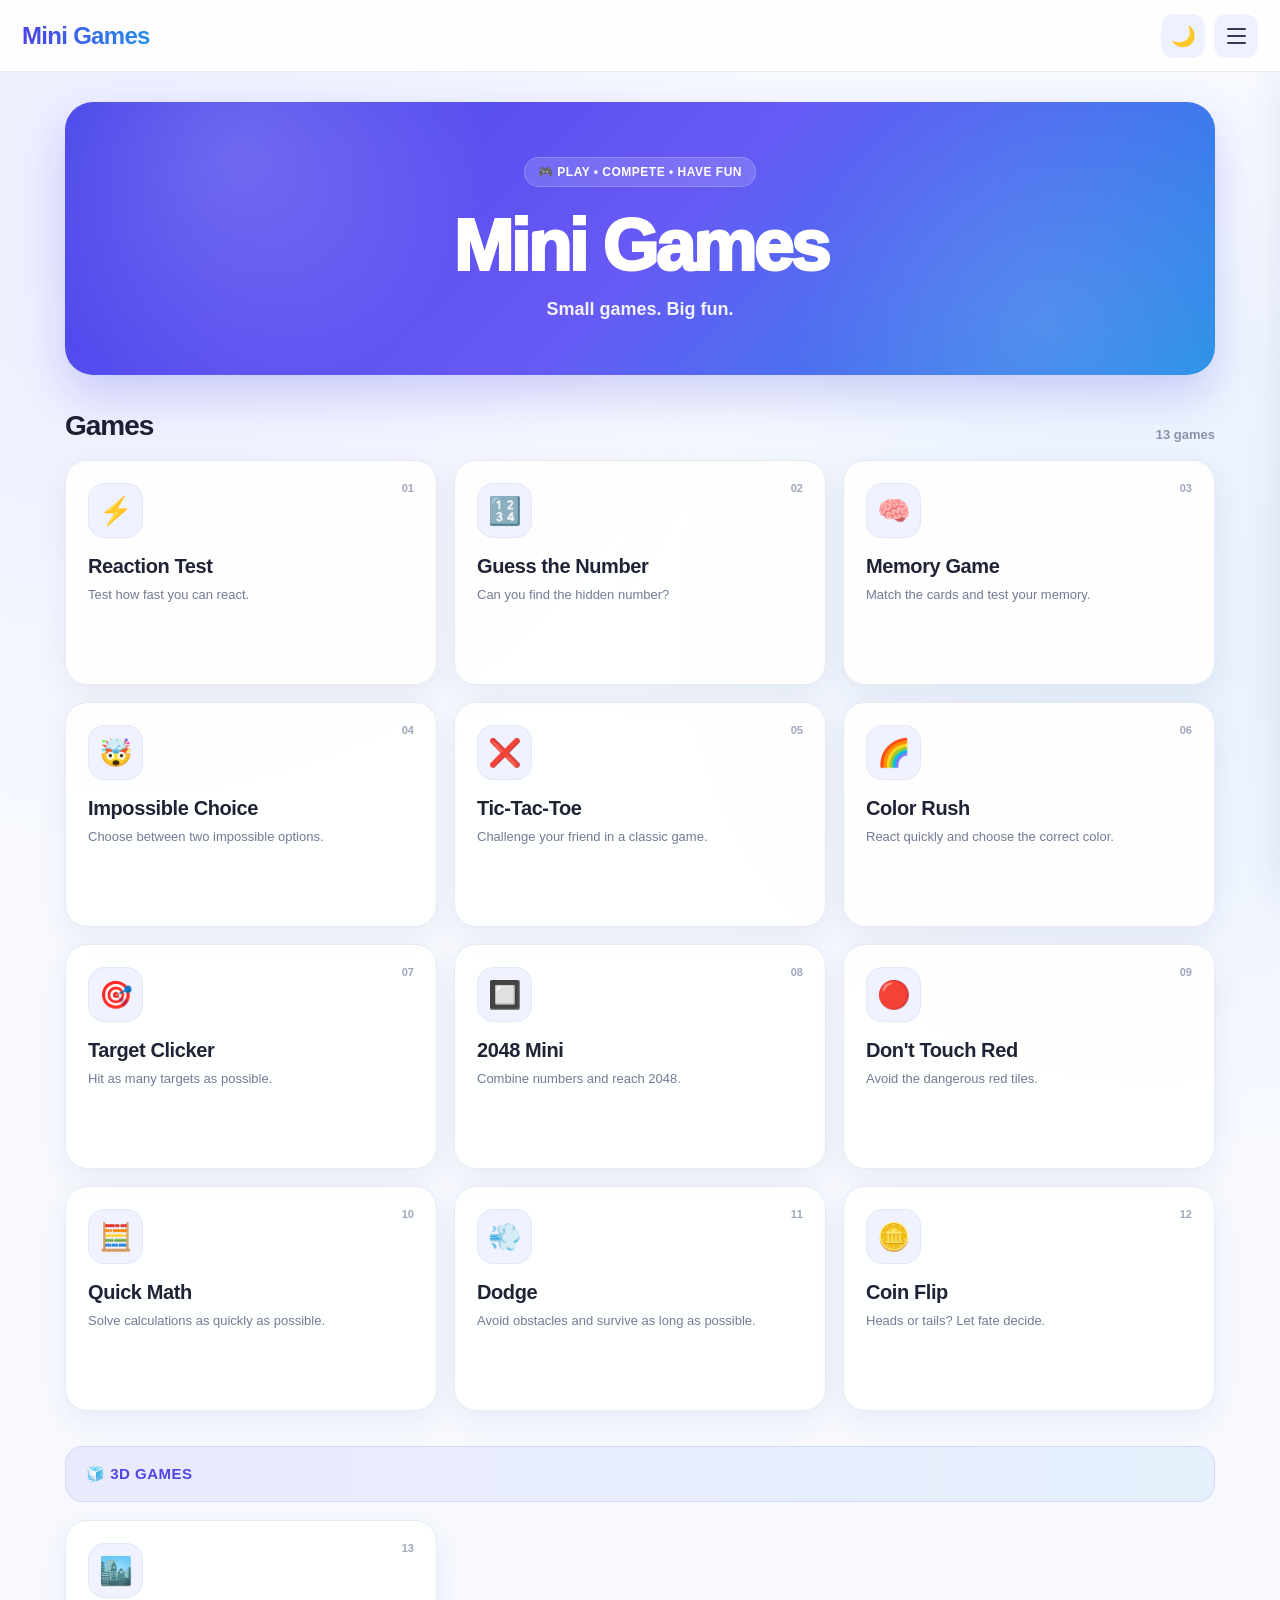
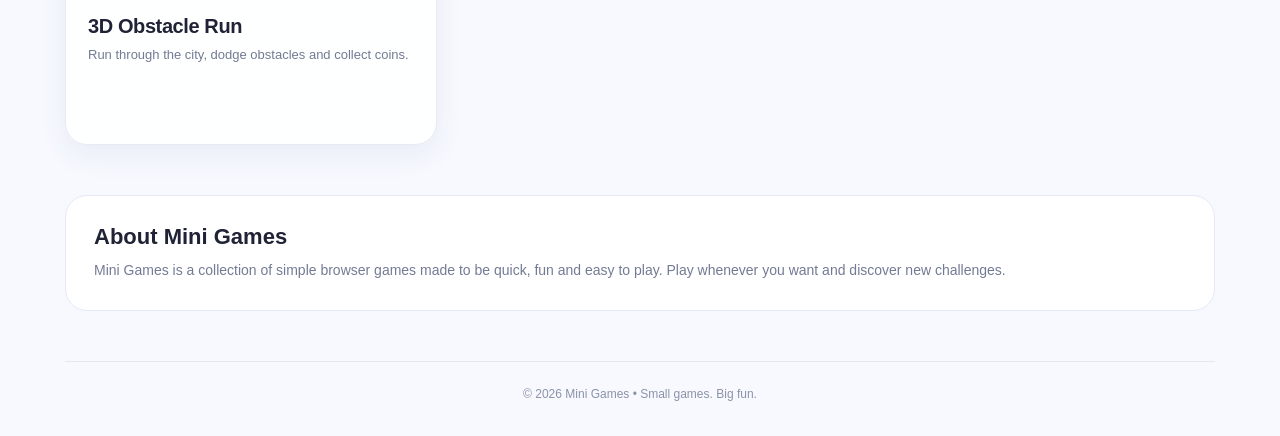
<file: index.html>
<!DOCTYPE html>
<html lang="en">
<head>
  <meta charset="UTF-8">
  <meta name="viewport" content="width=device-width, initial-scale=1.0">

  <meta name="google-site-verification" content="GD84YPv6H1hV_X1MXYbXnZzLkhkmKTD5oTsNqb4iLdU" />

  <title>Mini Games</title>

  <style>
    * {
      box-sizing: border-box;
      margin: 0;
      padding: 0;
    }

    html {
      scroll-behavior: smooth;
    }

    body {
      font-family: Arial, Helvetica, sans-serif;
      background:
        radial-gradient(circle at 10% 10%, rgba(104, 91, 255, 0.08), transparent 30%),
        radial-gradient(circle at 90% 30%, rgba(38, 143, 231, 0.08), transparent 30%),
        #f7f9ff;
      color: #171a2b;
      min-height: 100vh;

      transition:
        background 0.3s ease,
        color 0.3s ease;
    }

    /* =========================
       TOP BAR
    ========================= */

    .topbar {
      position: sticky;
      top: 0;
      z-index: 1000;

      height: 72px;
      padding: 0 22px;

      display: flex;
      align-items: center;
      justify-content: space-between;

      background: rgba(255, 255, 255, 0.84);
      backdrop-filter: blur(18px);
      -webkit-backdrop-filter: blur(18px);

      border-bottom: 1px solid rgba(90, 100, 150, 0.12);

      transition:
        background 0.3s ease,
        border-color 0.3s ease;
    }

    .logo {
      font-size: 24px;
      font-weight: 900;
      letter-spacing: -0.7px;

      background: linear-gradient(90deg, #4c42e8, #268fe7);
      -webkit-background-clip: text;
      -webkit-text-fill-color: transparent;
    }

    .topbar-actions {
      display: flex;
      align-items: center;
      gap: 9px;
    }

    .menu-button,
    .theme-button {
      width: 44px;
      height: 44px;

      border: none;
      border-radius: 13px;

      background: #eef2ff;
      cursor: pointer;

      display: flex;
      align-items: center;
      justify-content: center;

      transition:
        background 0.25s ease,
        transform 0.2s ease;
    }

    .menu-button:hover,
    .theme-button:hover {
      background: #e2e7ff;
      transform: translateY(-2px);
    }

    .menu-icon {
      display: flex;
      flex-direction: column;
      gap: 5px;
    }

    .menu-icon span {
      display: block;
      width: 19px;
      height: 2px;
      border-radius: 5px;
      background: #343958;

      transition: background 0.3s ease;
    }

    .theme-button {
      font-size: 20px;
    }

    /* =========================
       SIDE MENU
    ========================= */

    .side-menu {
      position: fixed;
      top: 72px;
      right: -320px;

      width: 300px;
      height: calc(100vh - 72px);

      padding: 25px 20px;

      background: rgba(255, 255, 255, 0.97);
      backdrop-filter: blur(20px);
      -webkit-backdrop-filter: blur(20px);

      border-left: 1px solid rgba(90, 100, 150, 0.12);

      box-shadow: -15px 0 40px rgba(50, 60, 120, 0.12);

      transition:
        right 0.3s ease,
        background 0.3s ease,
        border-color 0.3s ease;

      z-index: 999;
      overflow-y: auto;
    }

    .side-menu.open {
      right: 0;
    }

    .menu-title {
      font-size: 12px;
      font-weight: 800;
      color: #8a91aa;

      text-transform: uppercase;
      letter-spacing: 1px;

      margin-bottom: 12px;
    }

    .category-link {
      width: 100%;
      padding: 13px 14px;

      border: none;
      border-radius: 12px;

      background: transparent;
      color: #555c75;

      text-align: left;

      font-size: 14px;
      font-weight: 700;

      cursor: pointer;

      transition:
        background 0.2s ease,
        color 0.2s ease,
        transform 0.2s ease;
    }

    .category-link:hover {
      background: #f0f3ff;
      color: #493ee2;
      transform: translateX(3px);
    }

    .category-link.active {
      background: linear-gradient(135deg, #5146e5, #3c91e9);
      color: white;

      box-shadow: 0 7px 18px rgba(75, 73, 225, 0.22);
    }

    .menu-divider {
      height: 1px;
      background: #e6e9f2;

      margin: 20px 0;

      transition: background 0.3s ease;
    }

    .menu-extra {
      color: #737b94;
      font-size: 13px;
      line-height: 1.6;
    }

    /* =========================
       HERO
    ========================= */

    .hero {
      width: min(1150px, calc(100% - 30px));

      margin: 30px auto 35px;
      padding: 55px 30px;

      border-radius: 28px;

      background:
        radial-gradient(circle at 15% 20%, rgba(255,255,255,0.18), transparent 25%),
        radial-gradient(circle at 85% 80%, rgba(255,255,255,0.12), transparent 25%),
        linear-gradient(135deg, #4542e9, #6759f5, #268fe7);

      color: white;
      text-align: center;

      box-shadow: 0 20px 45px rgba(75, 73, 225, 0.23);
    }

    .hero-badge {
      display: inline-block;

      margin-bottom: 18px;
      padding: 7px 13px;

      border-radius: 999px;

      background: rgba(255,255,255,0.15);
      border: 1px solid rgba(255,255,255,0.2);

      font-size: 12px;
      font-weight: 800;
      letter-spacing: 0.5px;
    }

    .hero h1 {
      font-size: clamp(38px, 7vw, 72px);
      font-weight: 950;

      letter-spacing: -3px;
      margin-bottom: 12px;
    }

    .hero p {
      font-size: 18px;
      opacity: 0.92;
      font-weight: 600;
    }

    /* =========================
       GAMES SECTION
    ========================= */

    .games-section {
      width: min(1150px, calc(100% - 30px));
      margin: 0 auto 50px;
    }

    .section-header {
      display: flex;
      align-items: end;
      justify-content: space-between;

      margin-bottom: 18px;
    }

    .section-header h2 {
      font-size: 28px;
      letter-spacing: -1px;

      color: #1d2030;

      transition: color 0.3s ease;
    }

    .game-count {
      color: #8a91aa;
      font-size: 13px;
      font-weight: 700;

      transition: color 0.3s ease;
    }

    /* =========================
       GAME GRID
    ========================= */

    .game-grid {
      display: grid;
      grid-template-columns: repeat(3, 1fr);
      gap: 17px;
    }

    .game-card {
      position: relative;

      min-height: 225px;
      padding: 22px;

      border-radius: 22px;

      background: rgba(255,255,255,0.94);
      border: 1px solid #e7eaf4;

      box-shadow: 0 10px 30px rgba(43, 54, 100, 0.07);

      text-decoration: none;
      color: inherit;

      display: flex;
      flex-direction: column;

      transition:
        background 0.3s ease,
        border-color 0.3s ease,
        box-shadow 0.25s ease,
        transform 0.25s ease;
    }

    .game-card:hover {
      transform: translateY(-6px);

      box-shadow:
        0 17px 35px rgba(43, 54, 100, 0.13);

      border-color: #cfd5ee;
    }

    .game-card.hidden {
      display: none;
    }

    .game-icon {
      width: 55px;
      height: 55px;

      border-radius: 16px;

      background: #f0f3ff;
      border: 1px solid #e3e7f7;

      display: flex;
      align-items: center;
      justify-content: center;

      font-size: 27px;

      margin-bottom: 17px;

      transition:
        background 0.3s ease,
        border-color 0.3s ease;
    }

    .game-number {
      position: absolute;

      top: 21px;
      right: 22px;

      font-size: 11px;
      font-weight: 900;

      color: #a0a7bd;

      transition: color 0.3s ease;
    }

    .game-card h3 {
      font-size: 20px;
      letter-spacing: -0.4px;

      margin-bottom: 7px;

      color: #202335;

      transition: color 0.3s ease;
    }

    .game-card p {
      font-size: 13px;
      line-height: 1.5;

      color: #737b94;

      transition: color 0.3s ease;
    }

    /* =========================
       3D DIVIDER
    ========================= */

    .three-d-divider {
      width: 100%;

      margin: 35px 0 18px;
      padding: 18px 20px;

      border-radius: 18px;

      background:
        linear-gradient(
          90deg,
          rgba(81,70,229,0.08),
          rgba(38,143,231,0.08)
        );

      border: 1px solid rgba(81,70,229,0.12);

      font-size: 15px;
      font-weight: 900;

      color: #5146e5;
      letter-spacing: 0.5px;

      transition:
        background 0.3s ease,
        border-color 0.3s ease,
        color 0.3s ease;
    }

    /* =========================
       ABOUT
    ========================= */

    .about-box {
      width: min(1150px, calc(100% - 30px));

      margin: 0 auto 50px;
      padding: 28px;

      border-radius: 22px;

      background: white;
      border: 1px solid #e7eaf4;

      transition:
        background 0.3s ease,
        border-color 0.3s ease;
    }

    .about-box h2 {
      font-size: 22px;
      margin-bottom: 9px;

      color: #202335;

      transition: color 0.3s ease;
    }

    .about-box p {
      font-size: 14px;
      line-height: 1.65;

      color: #737b94;

      transition: color 0.3s ease;
    }

    /* =========================
       FOOTER
    ========================= */

    footer {
      width: min(1150px, calc(100% - 30px));

      margin: 0 auto;

      padding: 25px 0 35px;

      border-top: 1px solid #e4e7f0;

      color: #8b92a8;

      text-align: center;
      font-size: 12px;

      transition:
        border-color 0.3s ease,
        color 0.3s ease;
    }

    /* =========================
       DARK MODE
    ========================= */

    body.dark-mode {
      background:
        radial-gradient(circle at 10% 10%, rgba(91, 79, 230, 0.12), transparent 30%),
        radial-gradient(circle at 90% 30%, rgba(38, 143, 231, 0.08), transparent 30%),
        #0b1020;

      color: #f1f4ff;
    }

    body.dark-mode .topbar {
      background: rgba(15, 21, 40, 0.90);
      border-color: #202a46;
    }

    body.dark-mode .menu-button,
    body.dark-mode .theme-button {
      background: #19223d;
    }

    body.dark-mode .menu-button:hover,
    body.dark-mode .theme-button:hover {
      background: #222d4d;
    }

    body.dark-mode .menu-icon span {
      background: #e3e8ff;
    }

    body.dark-mode .side-menu {
      background: rgba(13, 19, 37, 0.98);
      border-color: #202a46;

      box-shadow:
        -15px 0 40px rgba(0,0,0,0.35);
    }

    body.dark-mode .menu-title {
      color: #7f8bab;
    }

    body.dark-mode .category-link {
      color: #b8c2df;
    }

    body.dark-mode .category-link:hover {
      background: #192440;
      color: white;
    }

    body.dark-mode .menu-divider {
      background: #222c49;
    }

    body.dark-mode .menu-extra {
      color: #9aa6c5;
    }

    body.dark-mode .section-header h2 {
      color: #f2f5ff;
    }

    body.dark-mode .game-count {
      color: #8793b2;
    }

    body.dark-mode .game-card {
      background: rgba(20, 28, 52, 0.96);
      border-color: #263250;

      box-shadow:
        0 12px 30px rgba(0,0,0,0.22);
    }

    body.dark-mode .game-card:hover {
      border-color: #3b4a70;

      box-shadow:
        0 18px 38px rgba(0,0,0,0.32);
    }

    body.dark-mode .game-icon {
      background: #1d2744;
      border-color: #2d3a5d;
    }

    body.dark-mode .game-number {
      color: #7785a7;
    }

    body.dark-mode .game-card h3 {
      color: #f1f4ff;
    }

    body.dark-mode .game-card p {
      color: #9ca8c6;
    }

    body.dark-mode .three-d-divider {
      background:
        linear-gradient(
          90deg,
          rgba(81,70,229,0.15),
          rgba(38,143,231,0.13)
        );

      border-color: #2d3a61;
      color: #9ea8ff;
    }

    body.dark-mode .about-box {
      background: #151d36;
      border-color: #273351;
    }

    body.dark-mode .about-box h2 {
      color: #f1f4ff;
    }

    body.dark-mode .about-box p {
      color: #9ca8c6;
    }

    body.dark-mode footer {
      border-color: #202a46;
      color: #8490af;
    }

    /* =========================
       RESPONSIVE
    ========================= */

    @media (max-width: 900px) {
      .game-grid {
        grid-template-columns: repeat(2, 1fr);
      }
    }

    @media (max-width: 600px) {

      .topbar {
        height: 65px;
        padding: 0 14px;
      }

      .side-menu {
        top: 65px;
        height: calc(100vh - 65px);
      }

      .logo {
        font-size: 21px;
      }

      .menu-button,
      .theme-button {
        width: 42px;
        height: 42px;
      }

      .hero {
        margin-top: 20px;
        padding: 45px 20px;
        border-radius: 23px;
      }

      .hero h1 {
        letter-spacing: -2px;
      }

      .hero p {
        font-size: 15px;
      }

      .game-grid {
        grid-template-columns: 1fr;
      }

      .game-card {
        min-height: 205px;
      }

      .section-header h2 {
        font-size: 24px;
      }
    }
  </style>
</head>

<body>

  <!-- =========================
       TOP BAR
  ========================== -->

  <header class="topbar">

    <div class="logo">
      Mini Games
    </div>

    <div class="topbar-actions">

      <!-- LIGHT / DARK MODE -->
      <button
        class="theme-button"
        id="themeToggle"
        aria-label="Switch to dark mode"
        title="Switch theme"
      >
        <span id="themeIcon">🌙</span>
      </button>

      <!-- MENU -->
      <button
        class="menu-button"
        id="menuButton"
        aria-label="Open menu"
        title="Menu"
      >
        <span class="menu-icon">
          <span></span>
          <span></span>
          <span></span>
        </span>
      </button>

    </div>

  </header>


  <!-- =========================
       SIDE MENU
  ========================== -->

  <aside class="side-menu" id="sideMenu">

    <div class="menu-title">
      Categories
    </div>

    <button class="category-link active" data-category="all">
      🎮 All Games
    </button>

    <button class="category-link" data-category="3d">
      🧊 3D Games
    </button>

    <button class="category-link" data-category="two-players">
      👥 Two Players
    </button>

    <button class="category-link" data-category="brain">
      🧠 Brain & Memory
    </button>

    <button class="category-link" data-category="math">
      🧮 Math
    </button>

    <button class="category-link" data-category="reflex">
      ⚡ Reflex
    </button>

    <button class="category-link" data-category="action">
      🏃 Action
    </button>

    <button class="category-link" data-category="choice">
      🎲 Luck & Choice
    </button>

    <div class="menu-divider"></div>

    <div class="menu-extra">
      13 games available.<br><br>
      More games can be added anytime.
    </div>

  </aside>


  <!-- =========================
       HERO
  ========================== -->

  <section class="hero">

    <div class="hero-badge">
      🎮 PLAY • COMPETE • HAVE FUN
    </div>

    <h1>Mini Games</h1>

    <p>
      Small games. Big fun.
    </p>

  </section>


  <!-- =========================
       GAMES
  ========================== -->

  <main class="games-section">

    <div class="section-header">

      <h2>
        Games
      </h2>

      <div class="game-count" id="gameCount">
        13 games
      </div>

    </div>


    <div class="game-grid" id="gameGrid">

      <!-- 01 -->
      <a
        href="games/reaction.html"
        class="game-card"
        data-category="reflex"
      >
        <span class="game-number">01</span>

        <div class="game-icon">
          ⚡
        </div>

        <h3>
          Reaction Test
        </h3>

        <p>
          Test how fast you can react.
        </p>
      </a>


      <!-- 02 -->
      <a
        href="games/guess.html"
        class="game-card"
        data-category="brain"
      >
        <span class="game-number">02</span>

        <div class="game-icon">
          🔢
        </div>

        <h3>
          Guess the Number
        </h3>

        <p>
          Can you find the hidden number?
        </p>
      </a>


      <!-- 03 -->
      <a
        href="games/memory.html"
        class="game-card"
        data-category="brain"
      >
        <span class="game-number">03</span>

        <div class="game-icon">
          🧠
        </div>

        <h3>
          Memory Game
        </h3>

        <p>
          Match the cards and test your memory.
        </p>
      </a>


      <!-- 04 -->
      <a
        href="games/impossible.html"
        class="game-card"
        data-category="choice"
      >
        <span class="game-number">04</span>

        <div class="game-icon">
          🤯
        </div>

        <h3>
          Impossible Choice
        </h3>

        <p>
          Choose between two impossible options.
        </p>
      </a>


      <!-- 05 -->
      <a
        href="games/tic-tac-toe.html"
        class="game-card"
        data-category="two-players"
      >
        <span class="game-number">05</span>

        <div class="game-icon">
          ❌
        </div>

        <h3>
          Tic-Tac-Toe
        </h3>

        <p>
          Challenge your friend in a classic game.
        </p>
      </a>


      <!-- 06 -->
      <a
        href="games/color-rush.html"
        class="game-card"
        data-category="reflex"
      >
        <span class="game-number">06</span>

        <div class="game-icon">
          🌈
        </div>

        <h3>
          Color Rush
        </h3>

        <p>
          React quickly and choose the correct color.
        </p>
      </a>


      <!-- 07 -->
      <a
        href="games/target-clicker.html"
        class="game-card"
        data-category="reflex"
      >
        <span class="game-number">07</span>

        <div class="game-icon">
          🎯
        </div>

        <h3>
          Target Clicker
        </h3>

        <p>
          Hit as many targets as possible.
        </p>
      </a>


      <!-- 08 -->
      <a
        href="games/2048.html"
        class="game-card"
        data-category="brain"
      >
        <span class="game-number">08</span>

        <div class="game-icon">
          🔲
        </div>

        <h3>
          2048 Mini
        </h3>

        <p>
          Combine numbers and reach 2048.
        </p>
      </a>


      <!-- 09 -->
      <a
        href="games/dont-touch-red.html"
        class="game-card"
        data-category="action"
      >
        <span class="game-number">09</span>

        <div class="game-icon">
          🔴
        </div>

        <h3>
          Don't Touch Red
        </h3>

        <p>
          Avoid the dangerous red tiles.
        </p>
      </a>


      <!-- 10 -->
      <a
        href="games/quick-math.html"
        class="game-card"
        data-category="math"
      >
        <span class="game-number">10</span>

        <div class="game-icon">
          🧮
        </div>

        <h3>
          Quick Math
        </h3>

        <p>
          Solve calculations as quickly as possible.
        </p>
      </a>


      <!-- 11 -->
      <a
        href="games/dodge.html"
        class="game-card"
        data-category="action"
      >
        <span class="game-number">11</span>

        <div class="game-icon">
          💨
        </div>

        <h3>
          Dodge
        </h3>

        <p>
          Avoid obstacles and survive as long as possible.
        </p>
      </a>


      <!-- 12 -->
      <a
        href="games/coin-flip.html"
        class="game-card"
        data-category="choice"
      >
        <span class="game-number">12</span>

        <div class="game-icon">
          🪙
        </div>

        <h3>
          Coin Flip
        </h3>

        <p>
          Heads or tails? Let fate decide.
        </p>
      </a>

    </div>


    <!-- =========================
         3D GAMES
    ========================== -->

    <div class="three-d-divider">
      🧊 3D GAMES
    </div>


    <div class="game-grid">

      <!-- 13 -->
      <a
        href="games/3d-obstacle-run.html"
        class="game-card"
        data-category="3d"
      >
        <span class="game-number">13</span>

        <div class="game-icon">
          🏙️
        </div>

        <h3>
          3D Obstacle Run
        </h3>

        <p>
          Run through the city, dodge obstacles and collect coins.
        </p>
      </a>

    </div>

  </main>


  <!-- =========================
       ABOUT
  ========================== -->

  <section class="about-box">

    <h2>
      About Mini Games
    </h2>

    <p>
      Mini Games is a collection of simple browser games
      made to be quick, fun and easy to play.
      Play whenever you want and discover new challenges.
    </p>

  </section>


  <!-- =========================
       FOOTER
  ========================== -->

  <footer>
    © 2026 Mini Games • Small games. Big fun.
  </footer>


  <script>

    /* =========================
       MENU
    ========================== */

    const menuButton =
      document.getElementById("menuButton");

    const sideMenu =
      document.getElementById("sideMenu");


    menuButton.addEventListener("click", () => {

      sideMenu.classList.toggle("open");

    });


    /* =========================
       CATEGORY FILTER
    ========================== */

    const categoryLinks =
      document.querySelectorAll(".category-link");

    const gameCards =
      document.querySelectorAll(".game-card");

    const gameCount =
      document.getElementById("gameCount");


    function filterGames(category) {

      let visibleGames = 0;


      gameCards.forEach(card => {

        const cardCategory =
          card.dataset.category;


        if (
          category === "all" ||
          cardCategory === category
        ) {

          card.classList.remove("hidden");

          visibleGames++;

        } else {

          card.classList.add("hidden");

        }

      });


      gameCount.textContent =
        visibleGames +
        (visibleGames === 1
          ? " game"
          : " games");

    }


    categoryLinks.forEach(button => {

      button.addEventListener("click", () => {

        categoryLinks.forEach(item => {

          item.classList.remove("active");

        });


        button.classList.add("active");


        filterGames(
          button.dataset.category
        );


        sideMenu.classList.remove("open");


        window.scrollTo({
          top: 0,
          behavior: "smooth"
        });

      });

    });


    /* =========================
       LIGHT / DARK MODE
    ========================== */

    const themeToggle =
      document.getElementById("themeToggle");

    const themeIcon =
      document.getElementById("themeIcon");


    function applyTheme(theme) {

      const isDark =
        theme === "dark";


      document.body.classList.toggle(
        "dark-mode",
        isDark
      );


      themeIcon.textContent =
        isDark
          ? "☀️"
          : "🌙";


      themeToggle.setAttribute(
        "aria-label",
        isDark
          ? "Switch to light mode"
          : "Switch to dark mode"
      );


      themeToggle.setAttribute(
        "title",
        isDark
          ? "Switch to light mode"
          : "Switch to dark mode"
      );


      localStorage.setItem(
        "miniGamesTheme",
        theme
      );

    }


    const savedTheme =
      localStorage.getItem(
        "miniGamesTheme"
      );


    applyTheme(
      savedTheme === "dark"
        ? "dark"
        : "light"
    );


    themeToggle.addEventListener(
      "click",
      () => {

        const isDark =
          document.body.classList.contains(
            "dark-mode"
          );


        applyTheme(
          isDark
            ? "light"
            : "dark"
        );

      }
    );


    /* =========================
       START
    ========================== */

    filterGames("all");

  </script>

</body>
</html>
</file>
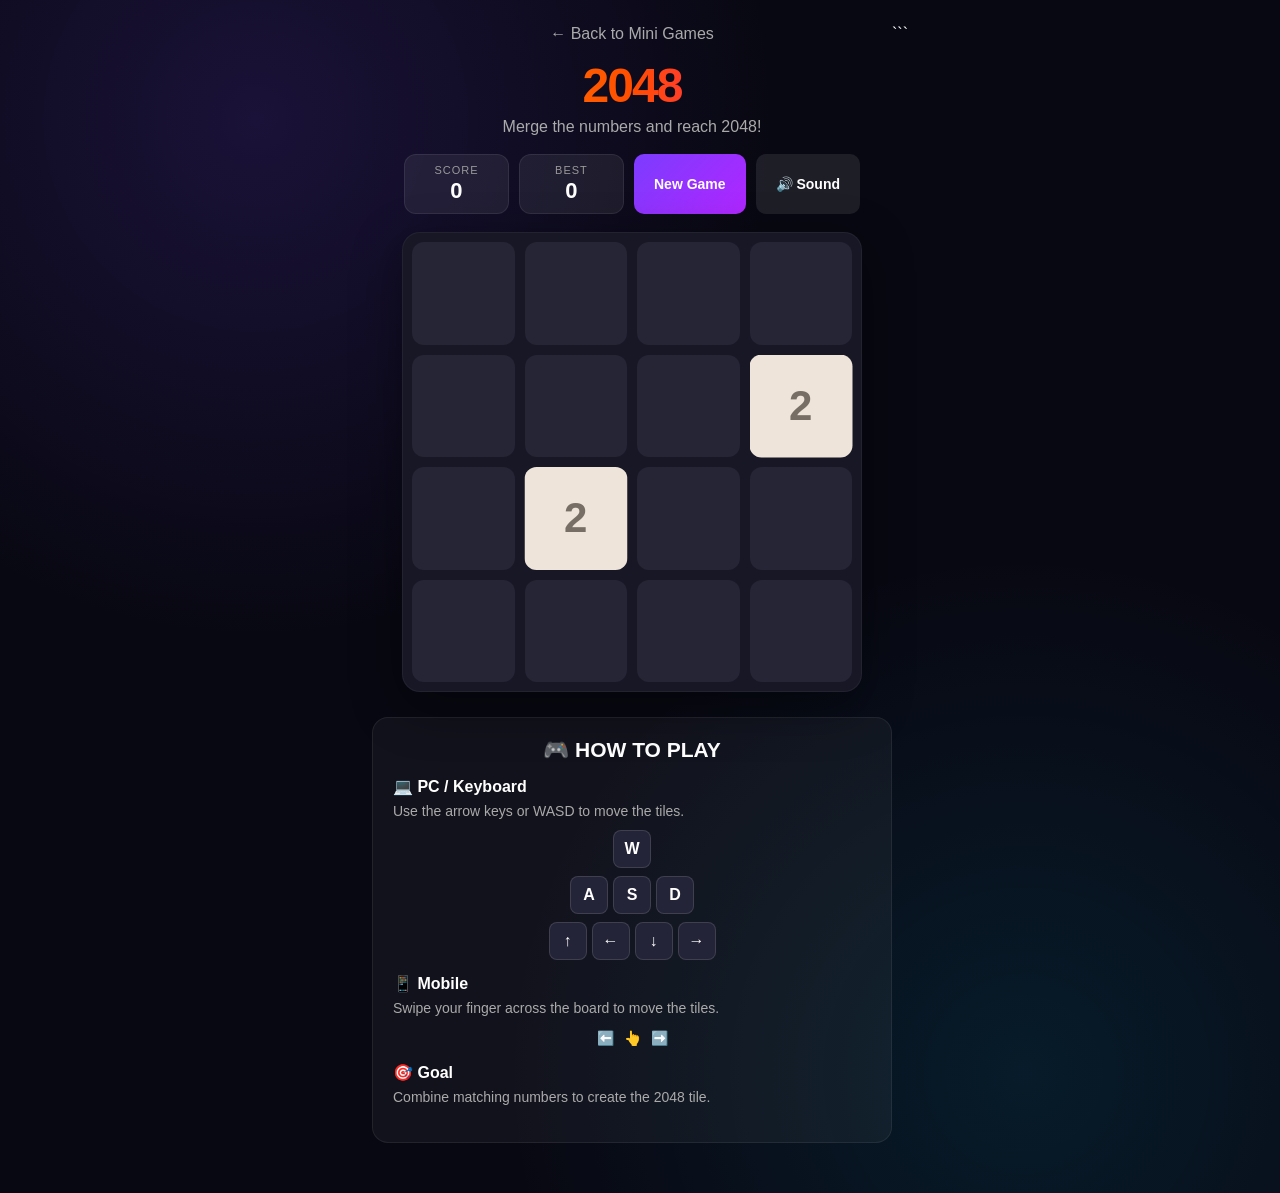
<file: games/2048.html>
<!DOCTYPE html>
<html lang="en">
<head>
<meta charset="UTF-8">
<meta name="viewport" content="width=device-width, initial-scale=1.0, maximum-scale=1.0, user-scalable=no">

<title>2048 Mini - Mini Games</title>

<style>
* {
    box-sizing: border-box;
    margin: 0;
    padding: 0;
}

body {
    min-height: 100vh;
    font-family: Arial, Helvetica, sans-serif;
    color: white;
    background:
        radial-gradient(circle at 20% 10%, rgba(120,70,255,.16), transparent 35%),
        radial-gradient(circle at 80% 90%, rgba(0,200,255,.10), transparent 35%),
        #080812;
    display: flex;
    justify-content: center;
    padding: 25px 15px 50px;
}

.container {
    width: 100%;
    max-width: 520px;
    text-align: center;
}

.back {
    display: inline-block;
    color: #aaa;
    text-decoration: none;
    margin-bottom: 15px;
}

.back:hover {
    color: white;
}

h1 {
    font-size: 48px;
    font-weight: 900;
    letter-spacing: -2px;
    background: linear-gradient(90deg, #ff9d00, #ff4d00, #ff00cc);
    -webkit-background-clip: text;
    -webkit-text-fill-color: transparent;
    margin-bottom: 5px;
}

.subtitle {
    color: #aaa;
    margin-bottom: 18px;
}

.top {
    display: flex;
    justify-content: center;
    gap: 10px;
    margin-bottom: 18px;
    flex-wrap: wrap;
}

.stat {
    background: rgba(255,255,255,.07);
    border: 1px solid rgba(255,255,255,.08);
    border-radius: 12px;
    padding: 9px 18px;
    min-width: 105px;
}

.stat-label {
    display: block;
    font-size: 11px;
    color: #999;
    text-transform: uppercase;
    letter-spacing: 1px;
}

.stat-value {
    display: block;
    font-size: 22px;
    font-weight: bold;
    margin-top: 2px;
}

button {
    border: none;
    color: white;
    background: linear-gradient(135deg, #7c3cff, #b026ff);
    padding: 11px 20px;
    border-radius: 10px;
    font-size: 14px;
    font-weight: bold;
    cursor: pointer;
    transition: transform .15s, filter .15s;
}

button:hover {
    filter: brightness(1.15);
    transform: translateY(-1px);
}

button:active {
    transform: scale(.96);
}

#soundBtn {
    background: rgba(255,255,255,.09);
}

/* =========================
   GAME
========================= */

.game-wrapper {
    position: relative;
    width: min(92vw, 460px);
    aspect-ratio: 1;
    margin: 0 auto;
}

.board {
    position: absolute;
    inset: 0;
    padding: 10px;
    border-radius: 18px;
    background: #171725;
    box-shadow:
        0 15px 50px rgba(0,0,0,.4),
        inset 0 0 0 1px rgba(255,255,255,.05);

    touch-action: none;
    user-select: none;
}

.grid {
    width: 100%;
    height: 100%;

    display: grid;
    grid-template-columns: repeat(4, 1fr);
    grid-template-rows: repeat(4, 1fr);

    gap: 10px;
}

.cell {
    background: #252536;
    border-radius: 12px;
}

/* =========================
   TILE LAYER
========================= */

.tiles {
    position: absolute;
    inset: 10px;

    pointer-events: none;

    /*
        Důležité:
        dlaždice zůstávají pořád ve stejné vrstvě.
        Při pohybu se mění pouze transform.
    */
}

.tile {
    position: absolute;

    width: calc((100% - 30px) / 4);
    height: calc((100% - 30px) / 4);

    display: flex;
    justify-content: center;
    align-items: center;

    border-radius: 12px;

    font-weight: 900;
    font-size: clamp(25px, 7vw, 42px);

    /*
        Pozice se ukládá do CSS proměnných.
        Díky tomu se transform při animaci
        nepřepisuje jiným způsobem.
    */
    --x: 0px;
    --y: 0px;

    transform: translate3d(var(--x), var(--y), 0);

    transition:
        transform 190ms cubic-bezier(.16,.78,.24,1);

    will-change: transform;

    backface-visibility: hidden;
    -webkit-backface-visibility: hidden;
}

.tile.pop {
    animation: tilePop .18s ease-out;
}

.tile.merge {
    animation: tileMerge .22s ease-out;
    z-index: 5;
}

@keyframes tilePop {

    0% {
        opacity: 0;
        transform:
            translate3d(var(--x), var(--y), 0)
            scale(.35);
    }

    65% {
        opacity: 1;
        transform:
            translate3d(var(--x), var(--y), 0)
            scale(1.12);
    }

    100% {
        opacity: 1;
        transform:
            translate3d(var(--x), var(--y), 0)
            scale(1);
    }
}

@keyframes tileMerge {

    0% {
        transform:
            translate3d(var(--x), var(--y), 0)
            scale(1);
    }

    45% {
        transform:
            translate3d(var(--x), var(--y), 0)
            scale(1.20);
    }

    100% {
        transform:
            translate3d(var(--x), var(--y), 0)
            scale(1);
    }
}

/* =========================
   COLORS
========================= */

.tile-2 {
    background: #eee4da;
    color: #776e65;
}

.tile-4 {
    background: #ede0c8;
    color: #776e65;
}

.tile-8 {
    background: #f2b179;
}

.tile-16 {
    background: #f59563;
}

.tile-32 {
    background: #f67c5f;
}

.tile-64 {
    background: #f65e3b;
}

.tile-128 {
    background: #edcf72;
    box-shadow: 0 0 20px rgba(255,210,90,.35);
}

.tile-256 {
    background: #edcc61;
    box-shadow: 0 0 25px rgba(255,200,50,.4);
}

.tile-512 {
    background: #edc850;
    box-shadow: 0 0 30px rgba(255,190,40,.45);
}

.tile-1024 {
    background: #edc53f;
    box-shadow: 0 0 35px rgba(255,180,30,.5);
    font-size: clamp(21px, 5.5vw, 34px);
}

.tile-2048 {
    background: linear-gradient(135deg, #ffd700, #ff8c00);

    box-shadow:
        0 0 30px rgba(255,180,0,.6),
        0 0 60px rgba(255,100,0,.25);

    font-size: clamp(21px, 5.5vw, 34px);
}

/* =========================
   OVERLAY
========================= */

.overlay {
    position: absolute;
    inset: 0;

    border-radius: 18px;

    background: rgba(8,8,18,.78);

    backdrop-filter: blur(5px);

    display: none;

    justify-content: center;
    align-items: center;

    z-index: 20;
}

.overlay.show {
    display: flex;
}

.overlay-box {
    padding: 28px;
}

.overlay h2 {
    font-size: 38px;
    margin-bottom: 8px;
}

.overlay p {
    color: #aaa;
    margin-bottom: 18px;
}

/* =========================
   INSTRUCTIONS
========================= */

.instructions {
    margin-top: 25px;

    padding: 20px;

    border-radius: 16px;

    background: rgba(255,255,255,.045);

    border: 1px solid rgba(255,255,255,.07);

    text-align: left;
}

.instructions h2 {
    text-align: center;
    margin-bottom: 15px;
    font-size: 21px;
}

.instruction-row {
    margin-bottom: 14px;
}

.instruction-row strong {
    display: block;
    margin-bottom: 5px;
    color: white;
}

.instruction-row span {
    color: #aaa;
    font-size: 14px;
    line-height: 1.5;
}

.keys {
    display: flex;
    justify-content: center;
    gap: 5px;
    margin: 8px 0;
}

.key {
    width: 38px;
    height: 38px;

    display: flex;
    justify-content: center;
    align-items: center;

    border-radius: 8px;

    background: #242438;

    border: 1px solid rgba(255,255,255,.12);

    font-weight: bold;
}

.swipe-demo {
    display: flex;
    justify-content: center;
    align-items: center;

    gap: 10px;

    margin-top: 9px;

    font-size: 24px;
}

/* =========================
   MOBILE
========================= */

@media (max-width: 500px) {

    body {
        padding-top: 15px;
    }

    h1 {
        font-size: 42px;
    }

    .board {
        padding: 8px;
    }

    .tiles {
        inset: 8px;
    }

    .grid {
        gap: 8px;
    }

    .tile {
        width: calc((100% - 24px) / 4);
        height: calc((100% - 24px) / 4);
    }

    .instructions {
        margin-top: 18px;
    }
}
</style>
</head>

<body>

<div class="container">

    <a href="../index.html" class="back">
        ← Back to Mini Games
    </a>

    <h1>2048</h1>

    <div class="subtitle">
        Merge the numbers and reach 2048!
    </div>

    <div class="top">

        <div class="stat">
            <span class="stat-label">Score</span>
            <span class="stat-value" id="score">0</span>
        </div>

        <div class="stat">
            <span class="stat-label">Best</span>
            <span class="stat-value" id="best">0</span>
        </div>

        <button id="newGame">
            New Game
        </button>

        <button id="soundBtn">
            🔊 Sound
        </button>

    </div>


    <div class="game-wrapper">

        <div class="board" id="board">

            <div class="grid">

                <div class="cell"></div>
                <div class="cell"></div>
                <div class="cell"></div>
                <div class="cell"></div>

                <div class="cell"></div>
                <div class="cell"></div>
                <div class="cell"></div>
                <div class="cell"></div>

                <div class="cell"></div>
                <div class="cell"></div>
                <div class="cell"></div>
                <div class="cell"></div>

                <div class="cell"></div>
                <div class="cell"></div>
                <div class="cell"></div>
                <div class="cell"></div>

            </div>

            <div class="tiles" id="tiles"></div>


            <div class="overlay" id="overlay">

                <div class="overlay-box">

                    <h2 id="overlayTitle">
                        Game Over
                    </h2>

                    <p id="overlayText">
                        No more moves!
                    </p>

                    <button id="overlayButton">
                        Try Again
                    </button>

                </div>

            </div>

        </div>

    </div>


    <div class="instructions">

        <h2>
            🎮 HOW TO PLAY
        </h2>


        <div class="instruction-row">

            <strong>
                💻 PC / Keyboard
            </strong>

            <span>
                Use the arrow keys or WASD to move the tiles.
            </span>


            <div class="keys">
                <div class="key">W</div>
            </div>

            <div class="keys">
                <div class="key">A</div>
                <div class="key">S</div>
                <div class="key">D</div>
            </div>

            <div class="keys">
                <div class="key">↑</div>
                <div class="key">←</div>
                <div class="key">↓</div>
                <div class="key">→</div>
            </div>

        </div>


        <div class="instruction-row">

            <strong>
                📱 Mobile
            </strong>

            <span>
                Swipe your finger across the board to move the tiles.
            </span>

            <div class="swipe-demo">
                <span>⬅️</span>
                <span>👆</span>
                <span>➡️</span>
            </div>

        </div>


        <div class="instruction-row">

            <strong>
                🎯 Goal
            </strong>

            <span>
                Combine matching numbers to create the 2048 tile.
            </span>

        </div>

    </div>

</div>


<script>

/* =========================
   ELEMENTS
========================= */

const boardElement =
    document.getElementById("board");

const tilesElement =
    document.getElementById("tiles");

const scoreElement =
    document.getElementById("score");

const bestElement =
    document.getElementById("best");

const newGameButton =
    document.getElementById("newGame");

const soundButton =
    document.getElementById("soundBtn");

const overlay =
    document.getElementById("overlay");

const overlayTitle =
    document.getElementById("overlayTitle");

const overlayText =
    document.getElementById("overlayText");

const overlayButton =
    document.getElementById("overlayButton");


/* =========================
   GAME VARIABLES
========================= */

let board = [];

let score = 0;

let best =
    Number(
        localStorage.getItem("miniGames2048Best")
    ) || 0;

let nextId = 1;

let animating = false;

let gameWon = false;

let gameOver = false;

let soundEnabled = true;

bestElement.textContent = best;


/* =========================
   SOUND
========================= */

let audioContext = null;

function playSound(type) {

    if (!soundEnabled) return;

    try {

        if (!audioContext) {

            audioContext =
                new (
                    window.AudioContext ||
                    window.webkitAudioContext
                )();

        }

        const oscillator =
            audioContext.createOscillator();

        const gain =
            audioContext.createGain();

        oscillator.connect(gain);

        gain.connect(
            audioContext.destination
        );

        let frequency = 300;
        let duration = 0.08;

        if (type === "move") {
            frequency = 180;
            duration = 0.045;
        }

        if (type === "merge") {
            frequency = 520;
            duration = 0.12;
        }

        if (type === "win") {
            frequency = 800;
            duration = 0.25;
        }

        if (type === "gameover") {
            frequency = 100;
            duration = 0.3;
        }

        oscillator.frequency.value =
            frequency;

        oscillator.type = "sine";

        gain.gain.setValueAtTime(
            .0001,
            audioContext.currentTime
        );

        gain.gain.exponentialRampToValueAtTime(
            .13,
            audioContext.currentTime + .01
        );

        gain.gain.exponentialRampToValueAtTime(
            .0001,
            audioContext.currentTime + duration
        );

        oscillator.start();

        oscillator.stop(
            audioContext.currentTime + duration
        );

    } catch (e) {}

}


/* =========================
   BOARD
========================= */

function createEmptyBoard() {

    return Array.from(
        {length: 4},
        () => Array(4).fill(null)
    );

}


function randomEmptyCell() {

    const empty = [];

    for (let r = 0; r < 4; r++) {

        for (let c = 0; c < 4; c++) {

            if (board[r][c] === null) {

                empty.push({
                    r,
                    c
                });

            }

        }

    }

    if (!empty.length) {
        return null;
    }

    return empty[
        Math.floor(
            Math.random() * empty.length
        )
    ];

}


/* =========================
   POSITION SYSTEM
========================= */

/*
    Každá dlaždice se pohybuje přesně o jednu
    svou šířku + mezeru.

    Používáme CSS proměnné --x a --y.
    Transform se během hry nepřepisuje
    jiným způsobem.
*/

function getPosition(row, col) {

    const x =
        `calc(${col} * (100% + 10px))`;

    const y =
        `calc(${row} * (100% + 10px))`;

    return {
        x,
        y
    };

}


function setTilePosition(
    tile,
    row,
    col
) {

    if (!tile.el) return;

    const position =
        getPosition(row, col);

    tile.el.style.setProperty(
        "--x",
        position.x
    );

    tile.el.style.setProperty(
        "--y",
        position.y
    );

}


/* =========================
   CREATE TILE
========================= */

function createTile(
    value,
    row,
    col,
    animate = false
) {

    const tile = {

        id: nextId++,

        value,

        row,

        col,

        el: null

    };


    const element =
        document.createElement("div");


    element.className =
        `tile tile-${value}`;

    element.textContent =
        value;


    tile.el = element;


    /*
        POZOR:
        Pozici nastavujeme ještě před vložením
        do DOMu a před spuštěním animace.
    */

    const position =
        getPosition(row, col);


    element.style.setProperty(
        "--x",
        position.x
    );

    element.style.setProperty(
        "--y",
        position.y
    );


    tilesElement.appendChild(
        element
    );


    if (animate) {

        element.classList.add("pop");

        setTimeout(() => {

            if (element.isConnected) {

                element.classList.remove(
                    "pop"
                );

            }

        }, 200);

    }


    return tile;

}


/* =========================
   UPDATE TILE
========================= */

function updateTileElement(tile) {

    if (!tile.el) return;


    tile.el.className =
        `tile tile-${tile.value}`;


    tile.el.textContent =
        tile.value;


    /*
        Jen synchronizujeme CSS proměnné.
        Neděláme nový transform.
    */

    setTilePosition(
        tile,
        tile.row,
        tile.col
    );

}


/* =========================
   SPAWN
========================= */

function spawnTile(
    animate = true
) {

    const spot =
        randomEmptyCell();

    if (!spot) {
        return null;
    }


    const value =
        Math.random() < .9
        ? 2
        : 4;


    const tile =
        createTile(
            value,
            spot.r,
            spot.c,
            animate
        );


    board[spot.r][spot.c] =
        tile;


    return tile;

}


/* =========================
   SCORE
========================= */

function addScore(amount) {

    score += amount;

    scoreElement.textContent =
        score;


    if (score > best) {

        best = score;

        bestElement.textContent =
            best;


        localStorage.setItem(
            "miniGames2048Best",
            best
        );

    }

}


/* =========================
   NEW GAME
========================= */

function newGame() {

    animating = false;

    gameWon = false;

    gameOver = false;

    score = 0;

    scoreElement.textContent =
        "0";

    overlay.classList.remove(
        "show"
    );

    tilesElement.innerHTML =
        "";

    board =
        createEmptyBoard();


    spawnTile(false);

    spawnTile(false);

}


/* =========================
   GET LINES
========================= */

function getLines(direction) {

    const lines = [];


    if (
        direction === "left" ||
        direction === "right"
    ) {

        for (
            let r = 0;
            r < 4;
            r++
        ) {

            const line = [];


            for (
                let i = 0;
                i < 4;
                i++
            ) {

                const c =
                    direction === "left"
                    ? i
                    : 3 - i;


                line.push(
                    board[r][c]
                );

            }


            lines.push(line);

        }

    } else {

        for (
            let c = 0;
            c < 4;
            c++
        ) {

            const line = [];


            for (
                let i = 0;
                i < 4;
                i++
            ) {

                const r =
                    direction === "up"
                    ? i
                    : 3 - i;


                line.push(
                    board[r][c]
                );

            }


            lines.push(line);

        }

    }


    return lines;

}


/* =========================
   DESTINATION
========================= */

function getDestination(
    direction,
    lineIndex,
    position
) {

    if (direction === "left") {

        return {
            row: lineIndex,
            col: position
        };

    }


    if (direction === "right") {

        return {
            row: lineIndex,
            col: 3 - position
        };

    }


    if (direction === "up") {

        return {
            row: position,
            col: lineIndex
        };

    }


    return {
        row: 3 - position,
        col: lineIndex
    };

}


/* =========================
   CALCULATE MOVE
========================= */

function calculateMove(direction) {

    const lines =
        getLines(direction);


    const movements = [];

    const result =
        createEmptyBoard();


    let changed = false;

    let gained = 0;

    let mergedAnything = false;


    lines.forEach(
        (line, lineIndex) => {

            const tiles =
                line.filter(Boolean);


            let outputIndex = 0;


            for (
                let i = 0;
                i < tiles.length;
                i++
            ) {

                const current =
                    tiles[i];


                if (
                    i + 1 < tiles.length &&
                    tiles[i + 1].value ===
                    current.value
                ) {

                    const other =
                        tiles[i + 1];


                    const destination =
                        getDestination(
                            direction,
                            lineIndex,
                            outputIndex
                        );


                    movements.push({

                        tile: current,

                        row:
                            destination.row,

                        col:
                            destination.col

                    });


                    movements.push({

                        tile: other,

                        row:
                            destination.row,

                        col:
                            destination.col,

                        removeAfter: true

                    });


                    const mergedTile = {

                        id: current.id,

                        value:
                            current.value * 2,

                        row:
                            destination.row,

                        col:
                            destination.col,

                        el:
                            current.el

                    };


                    result[
                        destination.row
                    ][
                        destination.col
                    ] =
                        mergedTile;


                    gained +=
                        mergedTile.value;


                    mergedAnything =
                        true;

                    changed = true;


                    i++;

                    outputIndex++;


                } else {

                    const destination =
                        getDestination(
                            direction,
                            lineIndex,
                            outputIndex
                        );


                    if (
                        current.row !==
                        destination.row ||
                        current.col !==
                        destination.col
                    ) {

                        changed = true;

                    }


                    movements.push({

                        tile: current,

                        row:
                            destination.row,

                        col:
                            destination.col

                    });


                    result[
                        destination.row
                    ][
                        destination.col
                    ] =
                        current;


                    outputIndex++;

                }

            }

        }
    );


    return {

        changed,

        gained,

        mergedAnything,

        movements,

        result

    };

}


/* =========================
   MOVE + ANIMATION
========================= */

async function move(direction) {

    if (
        animating ||
        gameOver
    ) {
        return;
    }


    const plan =
        calculateMove(direction);


    if (!plan.changed) {

        playSound("move");

        return;
    }


    animating = true;


    playSound(
        plan.mergedAnything
        ? "merge"
        : "move"
    );


    /*
        HLAVNÍ OPRAVA:

        Neděláme žádné vytváření nových čísel.
        Existující dlaždice pouze dostanou novou
        CSS pozici a prohlížeč je plynule přesune.
    */

    plan.movements.forEach(
        movement => {

            const tile =
                movement.tile;


            if (!tile.el) {
                return;
            }


            const position =
                getPosition(
                    movement.row,
                    movement.col
                );


            tile.el.style.setProperty(
                "--x",
                position.x
            );


            tile.el.style.setProperty(
                "--y",
                position.y
            );

        }
    );


    /*
        Počkáme na dokončení skutečné
        CSS animace.
    */

    await new Promise(
        resolve => {

            setTimeout(
                resolve,
                205
            );

        }
    );


    /*
        Odstraníme pouze druhou dlaždici
        při sloučení.
    */

    plan.movements.forEach(
        movement => {

            if (
                movement.removeAfter &&
                movement.tile.el
            ) {

                movement.tile.el.remove();

                movement.tile.el =
                    null;

            }

        }
    );


    /*
        Teď teprve změníme logický board.
    */

    board =
        plan.result;


    /*
        Synchronizujeme pozice.
        Žádný nový pohyb se zde nespouští.
    */

    for (
        let r = 0;
        r < 4;
        r++
    ) {

        for (
            let c = 0;
            c < 4;
            c++
        ) {

            const tile =
                board[r][c];


            if (!tile) {
                continue;
            }


            tile.row = r;

            tile.col = c;


            updateTileElement(
                tile
            );

        }

    }


    /* =========================
       MERGE ANIMATION
    ========================= */

    if (plan.gained > 0) {

        addScore(
            plan.gained
        );


        /*
            Najdeme dlaždice, které vznikly
            sloučením v tomto tahu.
        */

        plan.movements.forEach(
            movement => {

                if (
                    movement.removeAfter
                ) {

                    const row =
                        movement.row;

                    const col =
                        movement.col;


                    const mergedTile =
                        board[row][col];


                    if (
                        mergedTile &&
                        mergedTile.el
                    ) {

                        mergedTile.el.classList.add(
                            "merge"
                        );


                        setTimeout(
                            () => {

                                if (
                                    mergedTile.el
                                ) {

                                    mergedTile.el.classList.remove(
                                        "merge"
                                    );

                                }

                            },
                            230
                        );

                    }

                }

            }
        );

    }


    /*
        NOVÁ dlaždice vznikne až teď.
        Nikdy se tedy neobjeví během pohybu.
    */

    spawnTile(true);


    await new Promise(
        resolve => {

            setTimeout(
                resolve,
                80
            );

        }
    );


    checkWin();


    if (
        !gameWon &&
        !hasMoves()
    ) {

        gameOver = true;

        showGameOver();

    }


    animating = false;

}


/* =========================
   WIN
========================= */

function checkWin() {

    if (gameWon) {
        return;
    }


    for (
        let r = 0;
        r < 4;
        r++
    ) {

        for (
            let c = 0;
            c < 4;
            c++
        ) {

            if (
                board[r][c] &&
                board[r][c].value >= 2048
            ) {

                gameWon = true;


                playSound("win");


                showOverlay(
                    "🎉 You reached 2048!",
                    "You made it! Keep playing or start a new game."
                );


                return;

            }

        }

    }

}


/* =========================
   GAME OVER
========================= */

function hasMoves() {

    for (
        let r = 0;
        r < 4;
        r++
    ) {

        for (
            let c = 0;
            c < 4;
            c++
        ) {

            if (
                !board[r][c]
            ) {

                return true;

            }


            const value =
                board[r][c].value;


            if (
                c < 3 &&
                board[r][c + 1] &&
                board[r][c + 1].value ===
                value
            ) {

                return true;

            }


            if (
                r < 3 &&
                board[r + 1][c] &&
                board[r + 1][c].value ===
                value
            ) {

                return true;

            }

        }

    }


    return false;

}


function showGameOver() {

    playSound(
        "gameover"
    );


    showOverlay(
        "Game Over",
        "No more moves!"
    );

}


function showOverlay(
    title,
    text
) {

    overlayTitle.textContent =
        title;

    overlayText.textContent =
        text;

    overlay.classList.add(
        "show"
    );

}


/* =========================
   KEYBOARD
========================= */

document.addEventListener(
    "keydown",
    event => {

        const key =
            event.key.toLowerCase();


        const directions = {

            arrowleft: "left",

            arrowright: "right",

            arrowup: "up",

            arrowdown: "down",

            a: "left",

            d: "right",

            w: "up",

            s: "down"

        };


        if (
            !directions[key]
        ) {
            return;
        }


        event.preventDefault();


        move(
            directions[key]
        );

    }
);


/* =========================
   TOUCH / SWIPE
========================= */

let touchStartX = 0;

let touchStartY = 0;


boardElement.addEventListener(
    "touchstart",
    event => {

        const touch =
            event.changedTouches[0];


        touchStartX =
            touch.clientX;

        touchStartY =
            touch.clientY;

    },
    {
        passive: true
    }
);


boardElement.addEventListener(
    "touchend",
    event => {

        const touch =
            event.changedTouches[0];


        const dx =
            touch.clientX -
            touchStartX;


        const dy =
            touch.clientY -
            touchStartY;


        const minSwipe = 30;


        if (
            Math.abs(dx) < minSwipe &&
            Math.abs(dy) < minSwipe
        ) {

            return;

        }


        if (
            Math.abs(dx) >
            Math.abs(dy)
        ) {

            if (dx > 0) {

                move("right");

            } else {

                move("left");

            }

        } else {

            if (dy > 0) {

                move("down");

            } else {

                move("up");

            }

        }

    },
    {
        passive: true
    }
);


/* =========================
   BUTTONS
========================= */

newGameButton.addEventListener(
    "click",
    newGame
);


overlayButton.addEventListener(
    "click",
    newGame
);


soundButton.addEventListener(
    "click",
    () => {

        soundEnabled =
            !soundEnabled;


        soundButton.textContent =
            soundEnabled
            ? "🔊 Sound"
            : "🔇 Sound";

    }
);


/* =========================
   START
========================= */

newGame();

</script>

</body>
</html>
```
</file>
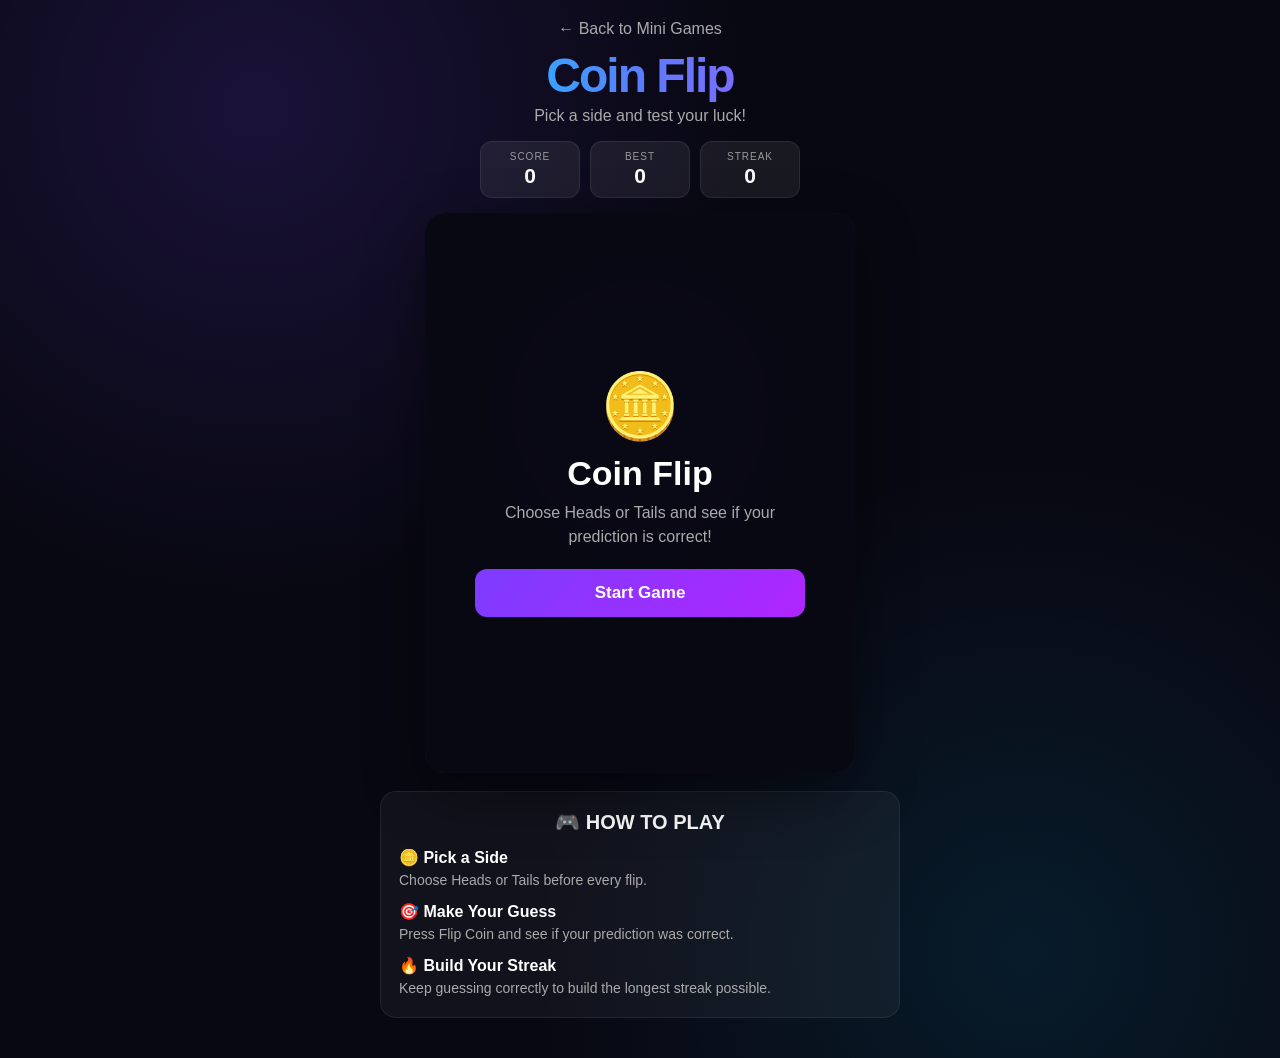
<file: games/coin-flip.html>
<!DOCTYPE html>
<html lang="en">
<head>
<meta charset="UTF-8">
<meta name="viewport" content="width=device-width, initial-scale=1.0">

<title>Coin Flip - Mini Games</title>

<style>
* {
    box-sizing: border-box;
    margin: 0;
    padding: 0;
}

body {
    min-height: 100vh;
    font-family: Arial, Helvetica, sans-serif;
    color: white;

    background:
        radial-gradient(circle at 20% 10%, rgba(120,70,255,.16), transparent 35%),
        radial-gradient(circle at 80% 90%, rgba(0,200,255,.10), transparent 35%),
        #080812;

    display: flex;
    justify-content: center;

    padding: 20px 15px 40px;
}

.container {
    width: 100%;
    max-width: 520px;
    text-align: center;
}

.back {
    display: inline-block;
    color: #aaa;
    text-decoration: none;
    margin-bottom: 10px;
}

.back:hover {
    color: white;
}

h1 {
    font-size: 48px;
    font-weight: 900;
    letter-spacing: -2px;

    background: linear-gradient(
        90deg,
        #00e5ff,
        #5b7cff,
        #a855f7
    );

    -webkit-background-clip: text;
    -webkit-text-fill-color: transparent;
}

.subtitle {
    color: #aaa;
    margin: 4px 0 16px;
}

.stats {
    display: flex;
    justify-content: center;
    gap: 10px;
    margin-bottom: 15px;
    flex-wrap: wrap;
}

.stat {
    min-width: 100px;

    padding: 9px 15px;

    border-radius: 12px;

    background: rgba(255,255,255,.07);

    border: 1px solid rgba(255,255,255,.08);
}

.stat-label {
    display: block;

    color: #999;

    font-size: 10px;

    text-transform: uppercase;

    letter-spacing: 1px;
}

.stat-value {
    display: block;

    font-size: 21px;

    font-weight: bold;

    margin-top: 2px;
}

.game-wrapper {
    position: relative;

    width: min(92vw, 430px);

    min-height: 560px;

    margin: auto;
}

.game {
    position: absolute;
    inset: 0;

    border-radius: 20px;

    background:
        radial-gradient(
            circle at 50% 35%,
            rgba(100,80,255,.13),
            transparent 45%
        ),
        #11111d;

    box-shadow:
        0 20px 60px rgba(0,0,0,.45),
        inset 0 0 0 1px rgba(255,255,255,.07);

    overflow: hidden;
}


/* =========================
   START
========================= */

.start-screen,
.game-over {
    position: absolute;
    inset: 0;

    z-index: 20;

    display: flex;

    flex-direction: column;

    justify-content: center;

    align-items: center;

    padding: 25px;

    text-align: center;

    background: rgba(8,8,18,.86);

    backdrop-filter: blur(8px);
}

.start-icon {
    font-size: 64px;

    margin-bottom: 10px;

    animation: float 1.8s ease-in-out infinite;
}

.start-screen h2,
.game-over h2 {
    font-size: 34px;

    margin-bottom: 8px;
}

.start-screen p,
.game-over p {
    color: #aaa;

    max-width: 310px;

    line-height: 1.5;

    margin-bottom: 20px;
}


/* =========================
   PLAY
========================= */

.play-screen {
    position: absolute;

    inset: 0;

    display: none;

    flex-direction: column;

    align-items: center;

    padding: 25px 20px;
}

.choose-text {
    color: #aaa;

    font-size: 14px;

    margin-bottom: 15px;
}

.choice-buttons {
    display: flex;

    gap: 12px;

    width: 100%;

    max-width: 330px;

    margin-bottom: 25px;
}

.choice {
    flex: 1;

    border: 1px solid rgba(255,255,255,.1);

    background: rgba(255,255,255,.07);

    color: white;

    padding: 13px 10px;

    border-radius: 12px;

    font-size: 16px;

    font-weight: bold;

    cursor: pointer;

    transition:
        transform .15s,
        background .15s,
        border-color .15s;
}

.choice:hover {
    background: rgba(255,255,255,.12);

    transform: translateY(-2px);
}

.choice.selected {
    background:
        linear-gradient(
            135deg,
            #7040ff,
            #a52cff
        );

    border-color: transparent;

    box-shadow:
        0 5px 20px rgba(130,60,255,.25);
}


/* =========================
   COIN
========================= */

.coin-area {
    height: 250px;

    display: flex;

    align-items: center;

    justify-content: center;

    perspective: 1000px;

    margin-bottom: 5px;
}

.coin {
    position: relative;

    width: 145px;
    height: 145px;

    transform-style: preserve-3d;

    transition:
        transform .1s linear;
}

.coin-side {
    position: absolute;

    inset: 0;

    border-radius: 50%;

    backface-visibility: hidden;

    display: flex;

    align-items: center;

    justify-content: center;

    flex-direction: column;

    border: 7px solid #e2a91f;

    background:
        radial-gradient(
            circle,
            #ffd95a 0%,
            #f2b82f 55%,
            #d38b13 100%
        );

    color: #5c3b00;

    box-shadow:
        inset 0 0 0 4px rgba(255,255,255,.22),
        0 8px 30px rgba(255,190,40,.2);
}

.coin-side strong {
    font-size: 25px;

    font-weight: 900;
}

.coin-side span {
    font-size: 11px;

    font-weight: bold;

    margin-top: 3px;

    letter-spacing: 1px;
}

.coin-back {
    transform: rotateY(180deg);
}

.coin-symbol {
    font-size: 45px;

    line-height: 1;
}

.coin.flipping {
    animation:
        flipCoin 1.1s cubic-bezier(.2,.75,.3,1);
}


/* =========================
   RESULT
========================= */

.result {
    min-height: 32px;

    font-size: 18px;

    font-weight: bold;

    margin-bottom: 10px;

    opacity: 0;

    transform: translateY(6px);

    transition:
        opacity .2s,
        transform .2s;
}

.result.show {
    opacity: 1;

    transform: translateY(0);
}

.result.win {
    color: #45f58a;
}

.result.lose {
    color: #ff5b70;
}

.flip-button {
    width: 100%;

    max-width: 330px;

    border: none;

    color: white;

    background:
        linear-gradient(
            135deg,
            #7c3cff,
            #b026ff
        );

    padding: 14px;

    border-radius: 12px;

    font-size: 17px;

    font-weight: bold;

    cursor: pointer;

    transition:
        transform .15s,
        filter .15s;
}

.flip-button:hover {
    filter: brightness(1.15);

    transform: translateY(-2px);
}

.flip-button:active {
    transform: scale(.97);
}

.flip-button:disabled {
    opacity: .45;

    cursor: not-allowed;

    transform: none;
}


/* =========================
   GAME OVER
========================= */

.game-over {
    display: none;
}

.final-score {
    font-size: 28px;

    font-weight: 900;

    margin-bottom: 5px;
}

.final-best {
    color: #aaa;

    margin-bottom: 22px;
}

.game-over button {
    border: none;

    color: white;

    background:
        linear-gradient(
            135deg,
            #7c3cff,
            #b026ff
        );

    padding: 14px 28px;

    border-radius: 12px;

    font-size: 16px;

    font-weight: bold;

    cursor: pointer;
}


/* =========================
   INSTRUCTIONS
========================= */

.instructions {
    margin-top: 18px;

    padding: 18px;

    border-radius: 16px;

    background: rgba(255,255,255,.045);

    border:
        1px solid rgba(255,255,255,.07);

    text-align: left;
}

.instructions h2 {
    text-align: center;

    font-size: 20px;

    margin-bottom: 14px;
}

.instruction {
    margin-bottom: 11px;
}

.instruction:last-child {
    margin-bottom: 0;
}

.instruction strong {
    display: block;

    margin-bottom: 3px;
}

.instruction span {
    color: #aaa;

    font-size: 14px;

    line-height: 1.5;
}


/* =========================
   ANIMATIONS
========================= */

@keyframes float {

    0%,100% {
        transform: translateY(0);
    }

    50% {
        transform: translateY(-8px);
    }

}

@keyframes flipCoin {

    0% {
        transform: rotateY(0deg) rotateX(0deg);
    }

    50% {
        transform: rotateY(900deg) rotateX(12deg);
    }

    100% {
        transform: rotateY(1800deg) rotateX(0deg);
    }

}

@media (max-width: 500px) {

    h1 {
        font-size: 42px;
    }

    .game-wrapper {
        width: 94vw;

        min-height: 540px;
    }

    .coin {
        width: 130px;
        height: 130px;
    }

}
</style>
</head>

<body>

<div class="container">

<a href="../index.html" class="back">
    ← Back to Mini Games
</a>

<h1>Coin Flip</h1>

<div class="subtitle">
    Pick a side and test your luck!
</div>


<div class="stats">

    <div class="stat">
        <span class="stat-label">
            Score
        </span>

        <span
            class="stat-value"
            id="score"
        >
            0
        </span>
    </div>


    <div class="stat">
        <span class="stat-label">
            Best
        </span>

        <span
            class="stat-value"
            id="best"
        >
            0
        </span>
    </div>


    <div class="stat">
        <span class="stat-label">
            Streak
        </span>

        <span
            class="stat-value"
            id="streak"
        >
            0
        </span>
    </div>

</div>


<div class="game-wrapper">

<div class="game">


<!-- START -->

<div
    class="start-screen"
    id="startScreen"
>

    <div class="start-icon">
        🪙
    </div>

    <h2>
        Coin Flip
    </h2>

    <p>
        Choose Heads or Tails and see
        if your prediction is correct!
    </p>

    <button
        class="flip-button"
        id="startButton"
    >
        Start Game
    </button>

</div>


<!-- PLAY -->

<div
    class="play-screen"
    id="playScreen"
>

    <div class="choose-text">
        Choose your side
    </div>


    <div class="choice-buttons">

        <button
            class="choice"
            id="headsButton"
        >
            🪙 Heads
        </button>

        <button
            class="choice"
            id="tailsButton"
        >
            🪙 Tails
        </button>

    </div>


    <div class="coin-area">

        <div
            class="coin"
            id="coin"
        >

            <div class="coin-side">

                <div class="coin-symbol">
                    H
                </div>

                <strong>
                    HEADS
                </strong>

                <span>
                    MINI GAMES
                </span>

            </div>


            <div class="coin-side coin-back">

                <div class="coin-symbol">
                    T
                </div>

                <strong>
                    TAILS
                </strong>

                <span>
                    MINI GAMES
                </span>

            </div>

        </div>

    </div>


    <div
        class="result"
        id="result"
    ></div>


    <button
        class="flip-button"
        id="flipButton"
        disabled
    >
        Flip Coin
    </button>

</div>


<!-- GAME OVER -->

<div
    class="game-over"
    id="gameOver"
>

    <div class="start-icon">
        🏆
    </div>

    <h2>
        Nice Run!
    </h2>

    <p>
        You played 10 rounds.
    </p>

    <div
        class="final-score"
        id="finalScore"
    >
        Score: 0
    </div>

    <div
        class="final-best"
        id="finalBest"
    >
        Best: 0
    </div>

    <button id="restartButton">
        Play Again
    </button>

</div>

</div>

</div>


<div class="instructions">

<h2>
    🎮 HOW TO PLAY
</h2>

<div class="instruction">
<strong>🪙 Pick a Side</strong>
<span>Choose Heads or Tails before every flip.</span>
</div>

<div class="instruction">
<strong>🎯 Make Your Guess</strong>
<span>Press Flip Coin and see if your prediction was correct.</span>
</div>

<div class="instruction">
<strong>🔥 Build Your Streak</strong>
<span>Keep guessing correctly to build the longest streak possible.</span>
</div>

</div>

</div>


<script>

const startScreen =
    document.getElementById("startScreen");

const startButton =
    document.getElementById("startButton");

const playScreen =
    document.getElementById("playScreen");

const gameOver =
    document.getElementById("gameOver");

const restartButton =
    document.getElementById("restartButton");

const headsButton =
    document.getElementById("headsButton");

const tailsButton =
    document.getElementById("tailsButton");

const flipButton =
    document.getElementById("flipButton");

const coin =
    document.getElementById("coin");

const result =
    document.getElementById("result");

const scoreElement =
    document.getElementById("score");

const bestElement =
    document.getElementById("best");

const streakElement =
    document.getElementById("streak");

const finalScore =
    document.getElementById("finalScore");

const finalBest =
    document.getElementById("finalBest");


let score = 0;

let streak = 0;

let rounds = 0;

const maxRounds = 10;

let selectedSide = null;

let best =
    Number(
        localStorage.getItem(
            "miniGamesCoinFlipBest"
        )
    ) || 0;

let audioContext = null;


bestElement.textContent =
    best;


/* =========================
   SOUND
========================= */

function playSound(type) {

    try {

        if (!audioContext) {

            audioContext =
                new (
                    window.AudioContext ||
                    window.webkitAudioContext
                )();

        }


        const oscillator =
            audioContext.createOscillator();

        const gain =
            audioContext.createGain();


        oscillator.connect(gain);

        gain.connect(
            audioContext.destination
        );


        if (type === "win") {

            oscillator.frequency.value =
                700;

        }

        else if (type === "lose") {

            oscillator.frequency.value =
                180;

        }

        else {

            oscillator.frequency.value =
                450;

        }


        oscillator.type =
            type === "lose"
            ? "square"
            : "sine";


        gain.gain.setValueAtTime(
            .0001,
            audioContext.currentTime
        );


        gain.gain.exponentialRampToValueAtTime(
            .1,
            audioContext.currentTime + .01
        );


        gain.gain.exponentialRampToValueAtTime(
            .0001,
            audioContext.currentTime + .18
        );


        oscillator.start();

        oscillator.stop(
            audioContext.currentTime + .19
        );

    } catch (error) {}

}


/* =========================
   START
========================= */

function startGame() {

    score = 0;

    streak = 0;

    rounds = 0;

    selectedSide = null;


    scoreElement.textContent =
        "0";

    streakElement.textContent =
        "0";


    startScreen.style.display =
        "none";

    gameOver.style.display =
        "none";

    playScreen.style.display =
        "flex";


    headsButton.classList.remove(
        "selected"
    );

    tailsButton.classList.remove(
        "selected"
    );


    flipButton.disabled =
        true;


    result.textContent =
        "";

    result.className =
        "result";


    coin.classList.remove(
        "flipping"
    );


    coin.style.transform =
        "rotateY(0deg)";


    playSound("start");

}


/* =========================
   SELECT SIDE
========================= */

function selectSide(side) {

    if (
        flipButton.disabled === false
    ) {

        /*
            Allow changing prediction
            before flipping.
        */

    }


    selectedSide =
        side;


    headsButton.classList.toggle(
        "selected",
        side === "heads"
    );

    tailsButton.classList.toggle(
        "selected",
        side === "tails"
    );


    flipButton.disabled =
        false;


    result.className =
        "result";

}


/* =========================
   FLIP
========================= */

function flipCoin() {

    if (
        !selectedSide ||
        flipButton.disabled
    ) {

        return;

    }


    flipButton.disabled =
        true;


    headsButton.disabled =
        true;

    tailsButton.disabled =
        true;


    result.className =
        "result";


    rounds++;


    /*
        0 = Heads
        1 = Tails
    */

    const outcome =
        Math.random() < .5
        ? "heads"
        : "tails";


    coin.classList.remove(
        "flipping"
    );


    void coin.offsetWidth;


    coin.classList.add(
        "flipping"
    );


    /*
        Set the final side after
        the animation.
    */

    setTimeout(
        () => {

            if (
                outcome === "heads"
            ) {

                coin.style.transform =
                    "rotateY(1800deg)";

            }

            else {

                coin.style.transform =
                    "rotateY(1980deg)";

            }


            if (
                selectedSide === outcome
            ) {

                score++;

                streak++;


                scoreElement.textContent =
                    score;

                streakElement.textContent =
                    streak;


                if (
                    score > best
                ) {

                    best = score;

                    bestElement.textContent =
                        best;


                    localStorage.setItem(
                        "miniGamesCoinFlipBest",
                        best
                    );

                }


                result.textContent =
                    "✓ Correct! " +
                    capitalize(outcome) +
                    "!";


                result.className =
                    "result show win";


                playSound("win");

            }

            else {

                streak = 0;


                streakElement.textContent =
                    "0";


                result.textContent =
                    "✕ Wrong! It was " +
                    capitalize(outcome) +
                    ".";


                result.className =
                    "result show lose";


                playSound("lose");

            }


        },
        1050
    );


    setTimeout(
        () => {

            if (
                rounds >= maxRounds
            ) {

                endGame();

                return;

            }


            headsButton.disabled =
                false;

            tailsButton.disabled =
                false;


            selectedSide =
                null;


            headsButton.classList.remove(
                "selected"
            );

            tailsButton.classList.remove(
                "selected"
            );


            flipButton.disabled =
                true;


        },
        1450
    );

}


/* =========================
   END GAME
========================= */

function endGame() {

    setTimeout(
        () => {

            playScreen.style.display =
                "none";


            gameOver.style.display =
                "flex";


            finalScore.textContent =
                "Score: " +
                score +
                " / " +
                maxRounds;


            finalBest.textContent =
                "Best: " +
                best;

        },
        250
    );

}


/* =========================
   CAPITALIZE
========================= */

function capitalize(text) {

    return (
        text.charAt(0).toUpperCase() +
        text.slice(1)
    );

}


/* =========================
   BUTTONS
========================= */

startButton.addEventListener(
    "click",
    startGame
);


restartButton.addEventListener(
    "click",
    startGame
);


headsButton.addEventListener(
    "click",
    () => {

        selectSide("heads");

    }
);


tailsButton.addEventListener(
    "click",
    () => {

        selectSide("tails");

    }
);


flipButton.addEventListener(
    "click",
    flipCoin
);

</script>

</body>
</html>
</file>
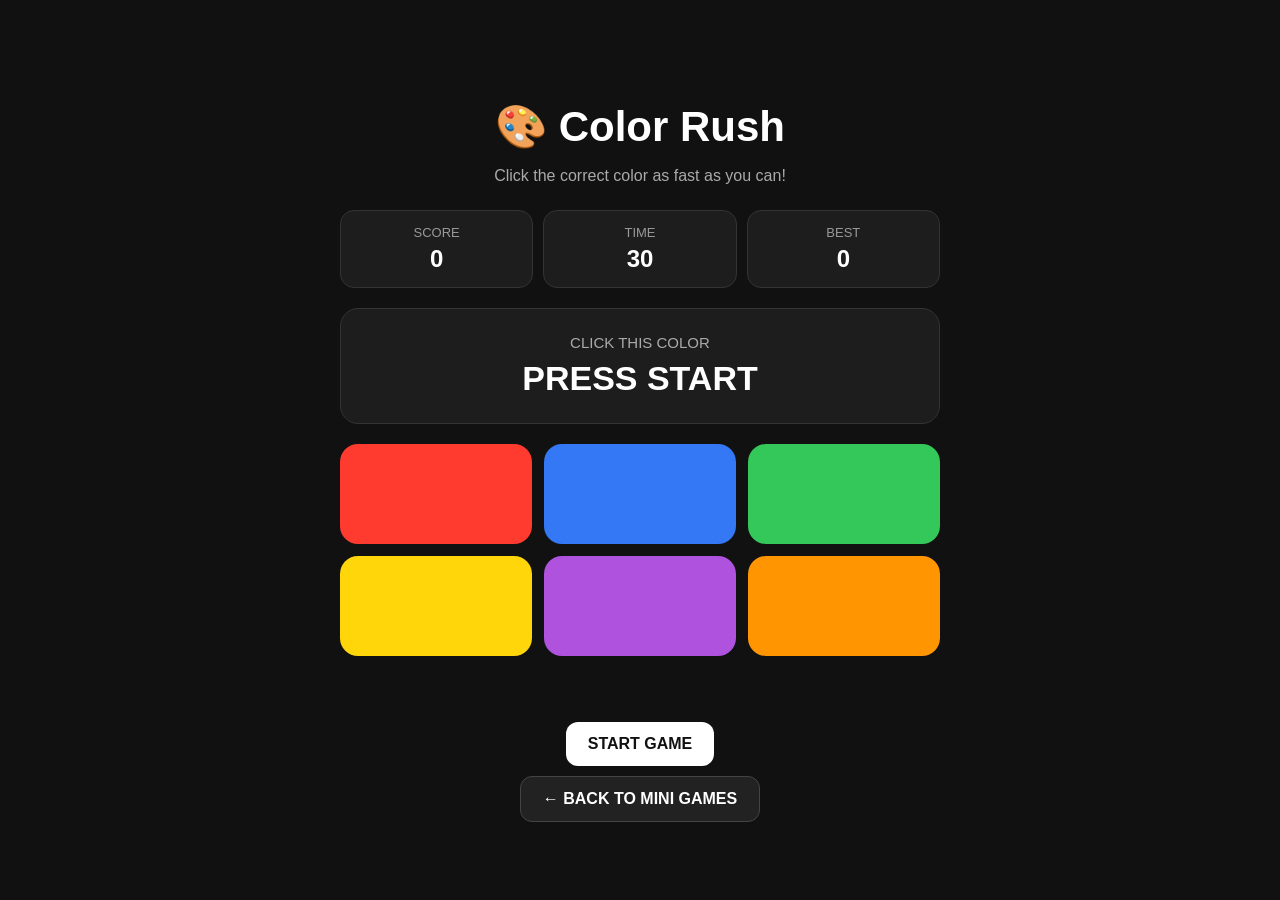
<file: games/color-rush.html>
<!DOCTYPE html>
<html lang="en">

<head>
  <meta charset="UTF-8">
  <meta name="viewport" content="width=device-width, initial-scale=1.0">

  <title>Color Rush</title>

  <style>

    * {
      box-sizing: border-box;
    }

    body {
      margin: 0;
      min-height: 100vh;
      font-family: Arial, sans-serif;
      background: #111;
      color: white;
      display: flex;
      justify-content: center;
      align-items: center;
      padding: 20px;
    }

    .game-container {
      width: 100%;
      max-width: 600px;
      text-align: center;
    }

    h1 {
      font-size: 42px;
      margin-bottom: 8px;
    }

    .subtitle {
      color: #aaa;
      margin-bottom: 25px;
    }

    .stats {
      display: flex;
      justify-content: space-between;
      gap: 10px;
      margin-bottom: 20px;
    }

    .stat {
      flex: 1;
      background: #1d1d1d;
      border-radius: 14px;
      padding: 14px 10px;
      border: 1px solid #333;
    }

    .stat-title {
      color: #999;
      font-size: 13px;
      margin-bottom: 5px;
    }

    .stat-value {
      font-size: 24px;
      font-weight: bold;
    }

    .target-box {
      background: #1d1d1d;
      border: 1px solid #333;
      border-radius: 18px;
      padding: 25px 15px;
      margin-bottom: 20px;
    }

    .target-label {
      color: #aaa;
      font-size: 15px;
      margin-bottom: 8px;
    }

    #targetColor {
      font-size: 34px;
      font-weight: bold;
      text-transform: uppercase;
    }

    .colors {
      display: grid;
      grid-template-columns: repeat(3, 1fr);
      gap: 12px;
    }

    .color-button {
      height: 100px;
      border: none;
      border-radius: 18px;
      cursor: pointer;
      transition: transform 0.08s, filter 0.08s;
    }

    .color-button:hover {
      filter: brightness(1.15);
    }

    .color-button:active {
      transform: scale(0.93);
    }

    .red {
      background: #ff3b30;
    }

    .blue {
      background: #3478f6;
    }

    .green {
      background: #34c759;
    }

    .yellow {
      background: #ffd60a;
    }

    .purple {
      background: #af52de;
    }

    .orange {
      background: #ff9500;
    }

    #message {
      min-height: 25px;
      margin: 18px 0;
      font-weight: bold;
    }

    .correct {
      color: #34c759;
    }

    .wrong {
      color: #ff453a;
    }

    .start-button,
    .restart-button,
    .back-button {
      border: none;
      border-radius: 12px;
      padding: 13px 22px;
      font-size: 16px;
      font-weight: bold;
      cursor: pointer;
      margin: 5px;
    }

    .start-button,
    .restart-button {
      background: white;
      color: #111;
    }

    .back-button {
      background: #222;
      color: white;
      border: 1px solid #444;
    }

    button:disabled {
      opacity: 0.45;
      cursor: not-allowed;
    }

    #gameOver {
      display: none;
      background: #1d1d1d;
      border: 1px solid #333;
      border-radius: 18px;
      padding: 25px;
      margin-top: 20px;
    }

    #gameOver h2 {
      margin-top: 0;
      font-size: 30px;
    }

    .final-score {
      font-size: 22px;
      margin: 10px 0;
    }

    .new-record {
      color: #ffd60a;
      font-weight: bold;
    }

    @media (max-width: 500px) {

      h1 {
        font-size: 34px;
      }

      .color-button {
        height: 85px;
      }

      #targetColor {
        font-size: 28px;
      }

    }

  </style>

</head>


<body>

  <div class="game-container">

    <h1>🎨 Color Rush</h1>

    <p class="subtitle">
      Click the correct color as fast as you can!
    </p>


    <!-- STATS -->

    <div class="stats">

      <div class="stat">

        <div class="stat-title">
          SCORE
        </div>

        <div class="stat-value" id="score">
          0
        </div>

      </div>


      <div class="stat">

        <div class="stat-title">
          TIME
        </div>

        <div class="stat-value" id="time">
          30
        </div>

      </div>


      <div class="stat">

        <div class="stat-title">
          BEST
        </div>

        <div class="stat-value" id="best">
          0
        </div>

      </div>

    </div>


    <!-- TARGET -->

    <div class="target-box">

      <div class="target-label">
        CLICK THIS COLOR
      </div>

      <div id="targetColor">
        PRESS START
      </div>

    </div>


    <!-- COLORS -->

    <div class="colors">

      <button class="color-button red"
        data-color="red"
        aria-label="Red">
      </button>

      <button class="color-button blue"
        data-color="blue"
        aria-label="Blue">
      </button>

      <button class="color-button green"
        data-color="green"
        aria-label="Green">
      </button>

      <button class="color-button yellow"
        data-color="yellow"
        aria-label="Yellow">
      </button>

      <button class="color-button purple"
        data-color="purple"
        aria-label="Purple">
      </button>

      <button class="color-button orange"
        data-color="orange"
        aria-label="Orange">
      </button>

    </div>


    <div id="message"></div>


    <button
      class="start-button"
      id="startButton">
      START GAME
    </button>


    <!-- GAME OVER -->

    <div id="gameOver">

      <h2>🏆 Game Over!</h2>

      <div class="final-score">
        Your score:
        <strong id="finalScore">0</strong>
      </div>

      <div
        class="new-record"
        id="recordMessage">
      </div>

      <button
        class="restart-button"
        id="restartButton">
        PLAY AGAIN
      </button>

    </div>


    <br>

    <button
      class="back-button"
      onclick="location.href='../index.html'">
      ← BACK TO MINI GAMES
    </button>

  </div>


  <script>

    // -----------------------------
    // GAME VARIABLES
    // -----------------------------

    const colors = [
      "red",
      "blue",
      "green",
      "yellow",
      "purple",
      "orange"
    ];

    const colorNames = {
      red: "RED",
      blue: "BLUE",
      green: "GREEN",
      yellow: "YELLOW",
      purple: "PURPLE",
      orange: "ORANGE"
    };

    let score = 0;
    let timeLeft = 30;
    let target = "";
    let gameRunning = false;
    let timer;
    let speed = 1000;


    // -----------------------------
    // ELEMENTS
    // -----------------------------

    const scoreElement =
      document.getElementById("score");

    const timeElement =
      document.getElementById("time");

    const bestElement =
      document.getElementById("best");

    const targetElement =
      document.getElementById("targetColor");

    const messageElement =
      document.getElementById("message");

    const startButton =
      document.getElementById("startButton");

    const gameOver =
      document.getElementById("gameOver");

    const finalScore =
      document.getElementById("finalScore");

    const restartButton =
      document.getElementById("restartButton");

    const recordMessage =
      document.getElementById("recordMessage");


    // -----------------------------
    // BEST SCORE
    // -----------------------------

    let bestScore =
      Number(localStorage.getItem("colorRushBest")) || 0;

    bestElement.textContent = bestScore;


    // -----------------------------
    // SOUND
    // -----------------------------

    let audioContext;

    function playSound(type) {

      try {

        if (!audioContext) {
          audioContext =
            new (window.AudioContext ||
            window.webkitAudioContext)();
        }

        const oscillator =
          audioContext.createOscillator();

        const gain =
          audioContext.createGain();

        oscillator.connect(gain);
        gain.connect(audioContext.destination);

        if (type === "correct") {

          oscillator.frequency.value = 700;

        } else if (type === "wrong") {

          oscillator.frequency.value = 180;

        } else {

          oscillator.frequency.value = 400;

        }

        gain.gain.setValueAtTime(
          0.08,
          audioContext.currentTime
        );

        gain.gain.exponentialRampToValueAtTime(
          0.001,
          audioContext.currentTime + 0.12
        );

        oscillator.start();

        oscillator.stop(
          audioContext.currentTime + 0.12
        );

      } catch (error) {

        // Sound is optional.

      }

    }


    // -----------------------------
    // NEW TARGET
    // -----------------------------

    function newTarget() {

      target =
        colors[Math.floor(
          Math.random() * colors.length
        )];

      targetElement.textContent =
        colorNames[target];

    }


    // -----------------------------
    // START GAME
    // -----------------------------

    function startGame() {

      clearInterval(timer);

      score = 0;
      timeLeft = 30;
      speed = 1000;
      gameRunning = true;

      scoreElement.textContent = score;
      timeElement.textContent = timeLeft;

      messageElement.textContent = "";
      messageElement.className = "";

      gameOver.style.display = "none";

      startButton.disabled = true;
      startButton.textContent = "GAME RUNNING";

      newTarget();

      timer = setInterval(() => {

        timeLeft--;

        timeElement.textContent =
          timeLeft;

        if (timeLeft <= 0) {

          endGame();

        }

      }, 1000);

    }


    // -----------------------------
    // COLOR CLICK
    // -----------------------------

    document
      .querySelectorAll(".color-button")
      .forEach(button => {

        button.addEventListener("click", () => {

          if (!gameRunning) {
            return;
          }

          const clickedColor =
            button.dataset.color;


          // CORRECT

          if (clickedColor === target) {

            score++;

            scoreElement.textContent =
              score;

            messageElement.textContent =
              "✓ CORRECT!";

            messageElement.className =
              "correct";

            playSound("correct");


            // Make the game faster

            if (speed > 400) {
              speed -= 50;
            }


            newTarget();

          }


          // WRONG

          else {

            timeLeft -= 2;

            if (timeLeft < 0) {
              timeLeft = 0;
            }

            timeElement.textContent =
              timeLeft;

            messageElement.textContent =
              "✗ WRONG! -2 seconds";

            messageElement.className =
              "wrong";

            playSound("wrong");

            if (timeLeft <= 0) {
              endGame();
            }

          }

        });

      });


    // -----------------------------
    // END GAME
    // -----------------------------

    function endGame() {

      if (!gameRunning) {
        return;
      }

      gameRunning = false;

      clearInterval(timer);

      targetElement.textContent =
        "GAME OVER";

      startButton.disabled = false;
      startButton.textContent = "START GAME";

      finalScore.textContent =
        score;

      gameOver.style.display =
        "block";


      if (score > bestScore) {

        bestScore = score;

        localStorage.setItem(
          "colorRushBest",
          bestScore
        );

        bestElement.textContent =
          bestScore;

        recordMessage.textContent =
          "🔥 NEW HIGH SCORE!";

      } else {

        recordMessage.textContent =
          "Best score: " + bestScore;

      }

    }


    // -----------------------------
    // BUTTONS
    // -----------------------------

    startButton.addEventListener(
      "click",
      startGame
    );

    restartButton.addEventListener(
      "click",
      startGame
    );

  </script>

</body>

</html>
</file>
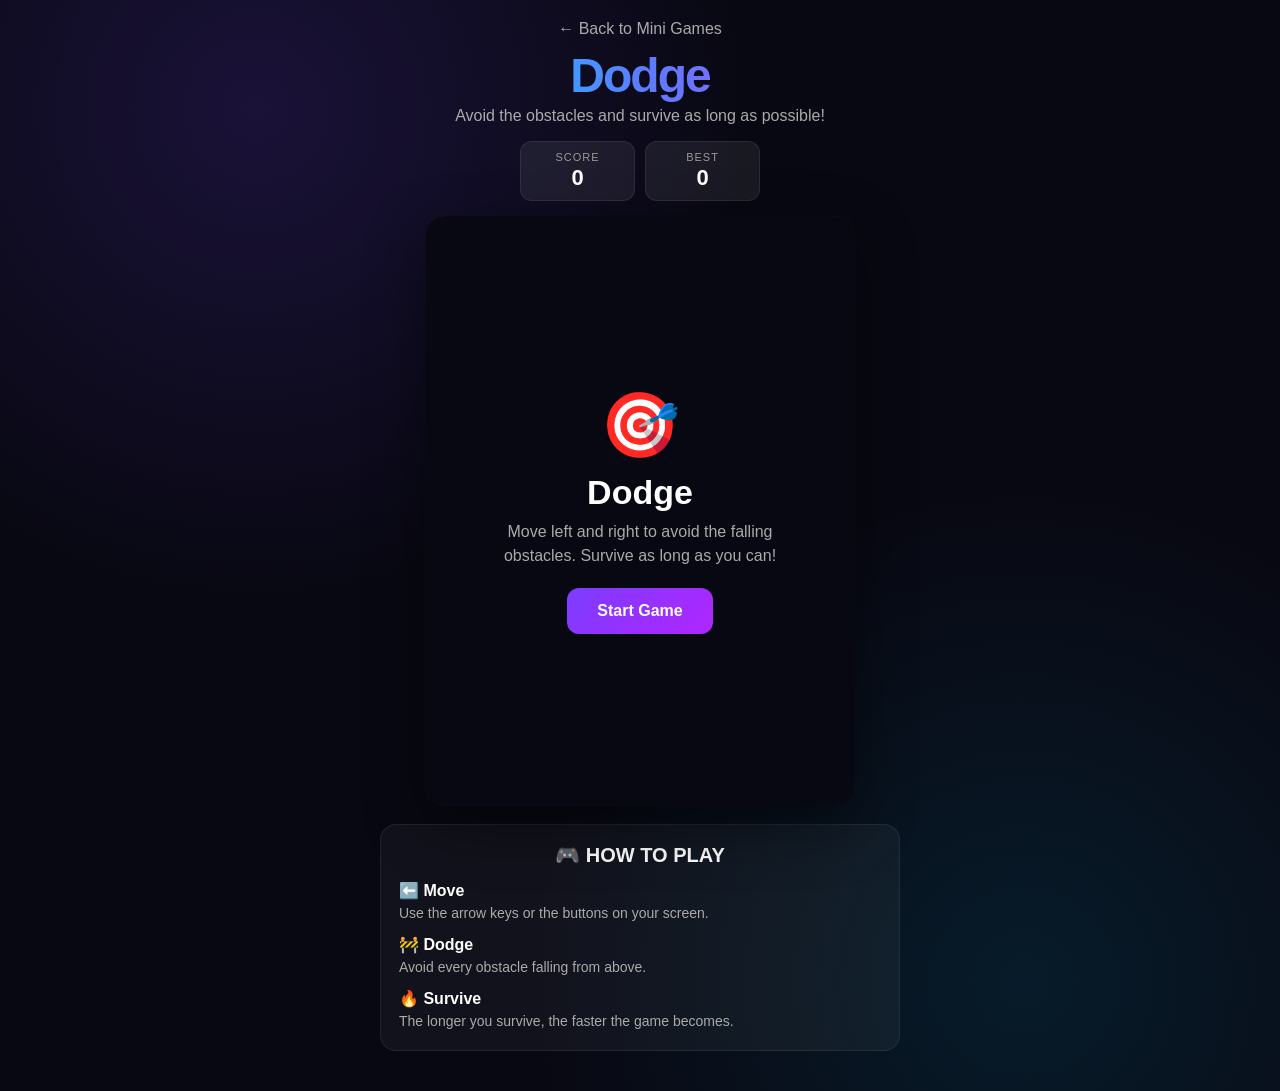
<file: games/dodge.html>
<!DOCTYPE html>
<html lang="en">
<head>
<meta charset="UTF-8">
<meta name="viewport" content="width=device-width, initial-scale=1.0, maximum-scale=1.0, user-scalable=no">

<title>Dodge - Mini Games</title>

<style>
* {
    box-sizing: border-box;
    margin: 0;
    padding: 0;
}

body {
    min-height: 100vh;
    font-family: Arial, Helvetica, sans-serif;
    color: white;
    background:
        radial-gradient(circle at 20% 10%, rgba(120,70,255,.16), transparent 35%),
        radial-gradient(circle at 80% 90%, rgba(0,200,255,.10), transparent 35%),
        #080812;
    display: flex;
    justify-content: center;
    padding: 20px 15px 40px;
    overflow-x: hidden;
}

.container {
    width: 100%;
    max-width: 520px;
    text-align: center;
}

.back {
    display: inline-block;
    color: #aaa;
    text-decoration: none;
    margin-bottom: 10px;
}

.back:hover {
    color: white;
}

h1 {
    font-size: 48px;
    font-weight: 900;
    letter-spacing: -2px;
    background: linear-gradient(90deg, #00e5ff, #5b7cff, #a855f7);
    -webkit-background-clip: text;
    -webkit-text-fill-color: transparent;
}

.subtitle {
    color: #aaa;
    margin: 4px 0 16px;
}

.stats {
    display: flex;
    justify-content: center;
    gap: 10px;
    margin-bottom: 15px;
}

.stat {
    min-width: 115px;
    padding: 9px 16px;
    border-radius: 12px;
    background: rgba(255,255,255,.07);
    border: 1px solid rgba(255,255,255,.08);
}

.stat-label {
    display: block;
    color: #999;
    font-size: 11px;
    text-transform: uppercase;
    letter-spacing: 1px;
}

.stat-value {
    display: block;
    font-size: 22px;
    font-weight: bold;
    margin-top: 2px;
}

.game-wrapper {
    position: relative;
    width: min(92vw, 430px);
    height: min(125vw, 590px);
    min-height: 480px;
    margin: auto;
}

.game {
    position: absolute;
    inset: 0;
    overflow: hidden;
    border-radius: 20px;

    background:
        linear-gradient(
            rgba(255,255,255,.025) 1px,
            transparent 1px
        ),
        linear-gradient(
            90deg,
            rgba(255,255,255,.025) 1px,
            transparent 1px
        ),
        #10101c;

    background-size: 35px 35px;

    box-shadow:
        0 20px 60px rgba(0,0,0,.45),
        inset 0 0 0 1px rgba(255,255,255,.07);
}

/* START */

.start-screen,
.game-over {
    position: absolute;
    inset: 0;
    z-index: 20;

    display: flex;
    flex-direction: column;
    justify-content: center;
    align-items: center;

    padding: 25px;

    background: rgba(8,8,18,.86);
    backdrop-filter: blur(8px);
}

.start-icon {
    font-size: 64px;
    margin-bottom: 10px;

    animation: float 1.8s ease-in-out infinite;
}

.start-screen h2,
.game-over h2 {
    font-size: 34px;
    margin-bottom: 8px;
}

.start-screen p,
.game-over p {
    color: #aaa;
    max-width: 310px;
    line-height: 1.5;
    margin-bottom: 20px;
}

.main-button {
    border: none;
    color: white;
    background: linear-gradient(135deg, #7c3cff, #b026ff);
    padding: 14px 30px;
    border-radius: 12px;
    font-size: 16px;
    font-weight: bold;
    cursor: pointer;

    transition:
        transform .15s,
        filter .15s;
}

.main-button:hover {
    filter: brightness(1.15);
    transform: translateY(-2px);
}

.main-button:active {
    transform: scale(.95);
}

/* GAME */

.play-screen {
    position: absolute;
    inset: 0;
    display: none;
}

.player {
    position: absolute;

    width: 42px;
    height: 42px;

    bottom: 30px;
    left: 50%;

    transform: translateX(-50%);

    border-radius: 11px;

    background:
        linear-gradient(
            135deg,
            #00e5ff,
            #596cff
        );

    box-shadow:
        0 0 20px rgba(0,220,255,.45);

    z-index: 5;

    transition:
        left .05s linear;
}

.player::after {
    content: "";
    position: absolute;
    inset: 9px;

    border-radius: 5px;

    background: rgba(255,255,255,.28);
}

/* OBSTACLES */

.obstacle {
    position: absolute;

    border-radius: 8px;

    background:
        linear-gradient(
            135deg,
            #ff315a,
            #ff704d
        );

    box-shadow:
        0 0 15px rgba(255,50,70,.25);

    z-index: 4;
}

/* CONTROLS */

.controls {
    position: absolute;
    bottom: 12px;
    left: 0;
    right: 0;

    display: flex;
    justify-content: center;
    gap: 16px;

    z-index: 10;

    pointer-events: none;
}

.control {
    width: 65px;
    height: 50px;

    border: none;
    border-radius: 14px;

    background: rgba(255,255,255,.1);
    color: white;

    font-size: 23px;

    backdrop-filter: blur(5px);

    pointer-events: auto;

    user-select: none;
    -webkit-user-select: none;

    touch-action: manipulation;
}

.control:active {
    background: rgba(255,255,255,.2);
    transform: scale(.94);
}

/* FLASH */

.hit-flash {
    position: absolute;
    inset: 0;

    background: rgba(255,40,70,.25);

    opacity: 0;

    pointer-events: none;

    z-index: 15;
}

.hit-flash.active {
    animation: flash .35s ease;
}

/* GAME OVER */

.game-over {
    display: none;
}

.final-score {
    font-size: 27px;
    font-weight: 900;
    margin-bottom: 5px;
}

.final-best {
    color: #aaa;
    margin-bottom: 22px;
}

/* INSTRUCTIONS */

.instructions {
    margin-top: 18px;
    padding: 18px;

    border-radius: 16px;

    background: rgba(255,255,255,.045);
    border: 1px solid rgba(255,255,255,.07);

    text-align: left;
}

.instructions h2 {
    text-align: center;
    font-size: 20px;
    margin-bottom: 14px;
}

.instruction {
    margin-bottom: 11px;
}

.instruction:last-child {
    margin-bottom: 0;
}

.instruction strong {
    display: block;
    margin-bottom: 3px;
}

.instruction span {
    color: #aaa;
    font-size: 14px;
    line-height: 1.5;
}

@keyframes float {
    0%,100% {
        transform: translateY(0);
    }

    50% {
        transform: translateY(-8px);
    }
}

@keyframes flash {
    0% {
        opacity: 0;
    }

    30% {
        opacity: 1;
    }

    100% {
        opacity: 0;
    }
}

@media (max-width: 500px) {

    h1 {
        font-size: 42px;
    }

    .game-wrapper {
        width: 94vw;
        height: 125vw;
        min-height: 460px;
    }
}
</style>
</head>

<body>

<div class="container">

<a href="../index.html" class="back">
    ← Back to Mini Games
</a>

<h1>Dodge</h1>

<div class="subtitle">
    Avoid the obstacles and survive as long as possible!
</div>

<div class="stats">

    <div class="stat">
        <span class="stat-label">Score</span>
        <span class="stat-value" id="score">0</span>
    </div>

    <div class="stat">
        <span class="stat-label">Best</span>
        <span class="stat-value" id="best">0</span>
    </div>

</div>

<div class="game-wrapper">

<div class="game">

    <!-- START -->

    <div class="start-screen" id="startScreen">

        <div class="start-icon">
            🎯
        </div>

        <h2>Dodge</h2>

        <p>
            Move left and right to avoid the falling obstacles.
            Survive as long as you can!
        </p>

        <button class="main-button" id="startButton">
            Start Game
        </button>

    </div>


    <!-- GAME -->

    <div class="play-screen" id="playScreen">

        <div class="player" id="player"></div>

        <div class="controls">

            <button class="control" id="leftButton">
                ◀
            </button>

            <button class="control" id="rightButton">
                ▶
            </button>

        </div>

    </div>


    <div class="hit-flash" id="hitFlash"></div>


    <!-- GAME OVER -->

    <div class="game-over" id="gameOver">

        <div class="start-icon">
            💥
        </div>

        <h2>Game Over!</h2>

        <p>
            You hit an obstacle.
        </p>

        <div class="final-score" id="finalScore">
            Score: 0
        </div>

        <div class="final-best" id="finalBest">
            Best: 0
        </div>

        <button class="main-button" id="restartButton">
            Play Again
        </button>

    </div>

</div>

</div>


<div class="instructions">

<h2>🎮 HOW TO PLAY</h2>

<div class="instruction">
<strong>⬅️ Move</strong>
<span>Use the arrow keys or the buttons on your screen.</span>
</div>

<div class="instruction">
<strong>🚧 Dodge</strong>
<span>Avoid every obstacle falling from above.</span>
</div>

<div class="instruction">
<strong>🔥 Survive</strong>
<span>The longer you survive, the faster the game becomes.</span>
</div>

</div>

</div>


<script>

const startScreen =
    document.getElementById("startScreen");

const startButton =
    document.getElementById("startButton");

const playScreen =
    document.getElementById("playScreen");

const gameOver =
    document.getElementById("gameOver");

const restartButton =
    document.getElementById("restartButton");

const player =
    document.getElementById("player");

const scoreElement =
    document.getElementById("score");

const bestElement =
    document.getElementById("best");

const finalScore =
    document.getElementById("finalScore");

const finalBest =
    document.getElementById("finalBest");

const leftButton =
    document.getElementById("leftButton");

const rightButton =
    document.getElementById("rightButton");

const hitFlash =
    document.getElementById("hitFlash");


let score = 0;

let best =
    Number(
        localStorage.getItem(
            "miniGamesDodgeBest"
        )
    ) || 0;

let playerX = 50;

let gameRunning = false;

let animationFrame = null;

let lastTime = 0;

let obstacleTimer = 0;

let scoreTimer = 0;

let obstacles = [];

let moveLeft = false;

let moveRight = false;

let audioContext = null;


bestElement.textContent = best;


/* =========================
   SOUND
========================= */

function sound(type) {

    try {

        if (!audioContext) {

            audioContext =
                new (
                    window.AudioContext ||
                    window.webkitAudioContext
                )();

        }

        const oscillator =
            audioContext.createOscillator();

        const gain =
            audioContext.createGain();

        oscillator.connect(gain);

        gain.connect(
            audioContext.destination
        );

        if (type === "start") {
            oscillator.frequency.value = 500;
        }

        if (type === "hit") {
            oscillator.frequency.value = 100;
        }

        if (type === "score") {
            oscillator.frequency.value = 700;
        }

        oscillator.type =
            type === "hit"
            ? "square"
            : "sine";

        gain.gain.setValueAtTime(
            .0001,
            audioContext.currentTime
        );

        gain.gain.exponentialRampToValueAtTime(
            .1,
            audioContext.currentTime + .01
        );

        gain.gain.exponentialRampToValueAtTime(
            .0001,
            audioContext.currentTime + .12
        );

        oscillator.start();

        oscillator.stop(
            audioContext.currentTime + .13
        );

    } catch (e) {}

}


/* =========================
   START
========================= */

function startGame() {

    cancelAnimationFrame(
        animationFrame
    );

    score = 0;

    playerX = 50;

    obstacles = [];

    obstacleTimer = 0;

    scoreTimer = 0;

    lastTime = performance.now();

    gameRunning = true;


    scoreElement.textContent = "0";


    startScreen.style.display =
        "none";

    gameOver.style.display =
        "none";

    playScreen.style.display =
        "block";


    player.style.left =
        playerX + "%";


    sound("start");


    animationFrame =
        requestAnimationFrame(
            gameLoop
        );

}


/* =========================
   CREATE OBSTACLE
========================= */

function createObstacle() {

    const obstacle =
        document.createElement("div");

    obstacle.className =
        "obstacle";


    const width =
        30 + Math.random() * 35;

    const height =
        25 + Math.random() * 30;


    const x =
        Math.random() *
        (100 - (width / 4));


    obstacle.style.width =
        width + "px";

    obstacle.style.height =
        height + "px";


    obstacle.style.left =
        x + "%";


    obstacle.style.top =
        "-60px";


    playScreen.appendChild(
        obstacle
    );


    obstacles.push({

        element: obstacle,

        x: x,

        y: -60,

        width: width,

        height: height,

        speed:
            170 +
            Math.random() * 80 +
            score * 3

    });

}


/* =========================
   GAME LOOP
========================= */

function gameLoop(time) {

    if (!gameRunning) {
        return;
    }


    const delta =
        Math.min(
            (time - lastTime) / 1000,
            .05
        );


    lastTime =
        time;


    updatePlayer(
        delta
    );


    updateObstacles(
        delta
    );


    obstacleTimer +=
        delta;


    scoreTimer +=
        delta;


    /*
        Obstacles spawn faster
        as score increases.
    */

    const spawnRate =
        Math.max(
            .32,
            .85 - score * .012
        );


    if (
        obstacleTimer >= spawnRate
    ) {

        createObstacle();

        obstacleTimer = 0;

    }


    /*
        Score increases every
        0.1 second.
    */

    if (
        scoreTimer >= .1
    ) {

        score++;

        scoreTimer = 0;

        scoreElement.textContent =
            score;


        if (
            score > best
        ) {

            best = score;

            bestElement.textContent =
                best;


            localStorage.setItem(
                "miniGamesDodgeBest",
                best
            );

        }

    }


    animationFrame =
        requestAnimationFrame(
            gameLoop
        );

}


/* =========================
   PLAYER
========================= */

function updatePlayer(delta) {

    const speed =
        48;


    if (moveLeft) {

        playerX -=
            speed * delta;

    }


    if (moveRight) {

        playerX +=
            speed * delta;

    }


    playerX =
        Math.max(
            7,
            Math.min(
                93,
                playerX
            )
        );


    player.style.left =
        playerX + "%";

}


/* =========================
   OBSTACLES
========================= */

function updateObstacles(delta) {

    const gameRect =
        playScreen.getBoundingClientRect();

    const playerRect =
        player.getBoundingClientRect();


    for (
        let i = obstacles.length - 1;
        i >= 0;
        i--
    ) {

        const obstacle =
            obstacles[i];


        obstacle.y +=
            obstacle.speed * delta;


        obstacle.element.style.transform =
            `translate3d(0, ${obstacle.y}px, 0)`;


        const obstacleRect =
            obstacle.element.getBoundingClientRect();


        /*
            Collision detection
        */

        if (
            playerRect.left <
                obstacleRect.right - 5 &&

            playerRect.right >
                obstacleRect.left + 5 &&

            playerRect.top <
                obstacleRect.bottom - 5 &&

            playerRect.bottom >
                obstacleRect.top + 5
        ) {

            endGame();

            return;

        }


        /*
            Remove obstacle after
            it leaves the screen.
        */

        if (
            obstacle.y >
            gameRect.height + 80
        ) {

            obstacle.element.remove();

            obstacles.splice(
                i,
                1
            );

        }

    }

}


/* =========================
   END GAME
========================= */

function endGame() {

    if (!gameRunning) {
        return;
    }


    gameRunning = false;


    cancelAnimationFrame(
        animationFrame
    );


    sound("hit");


    hitFlash.classList.remove(
        "active"
    );


    void hitFlash.offsetWidth;


    hitFlash.classList.add(
        "active"
    );


    finalScore.textContent =
        "Score: " + score;


    finalBest.textContent =
        "Best: " + best;


    playScreen.style.display =
        "none";


    gameOver.style.display =
        "flex";


    obstacles.forEach(
        obstacle => {

            obstacle.element.remove();

        }
    );


    obstacles = [];

}


/* =========================
   KEYBOARD
========================= */

document.addEventListener(
    "keydown",
    event => {

        if (
            event.key === "ArrowLeft" ||
            event.key.toLowerCase() === "a"
        ) {

            moveLeft = true;

        }


        if (
            event.key === "ArrowRight" ||
            event.key.toLowerCase() === "d"
        ) {

            moveRight = true;

        }

    }
);


document.addEventListener(
    "keyup",
    event => {

        if (
            event.key === "ArrowLeft" ||
            event.key.toLowerCase() === "a"
        ) {

            moveLeft = false;

        }


        if (
            event.key === "ArrowRight" ||
            event.key.toLowerCase() === "d"
        ) {

            moveRight = false;

        }

    }
);


/* =========================
   TOUCH CONTROLS
========================= */

function pressLeft(event) {

    event.preventDefault();

    moveLeft = true;

}

function releaseLeft(event) {

    event.preventDefault();

    moveLeft = false;

}


function pressRight(event) {

    event.preventDefault();

    moveRight = true;

}

function releaseRight(event) {

    event.preventDefault();

    moveRight = false;

}


leftButton.addEventListener(
    "pointerdown",
    pressLeft
);

leftButton.addEventListener(
    "pointerup",
    releaseLeft
);

leftButton.addEventListener(
    "pointercancel",
    releaseLeft
);

leftButton.addEventListener(
    "pointerleave",
    releaseLeft
);


rightButton.addEventListener(
    "pointerdown",
    pressRight
);

rightButton.addEventListener(
    "pointerup",
    releaseRight
);

rightButton.addEventListener(
    "pointercancel",
    releaseRight
);

rightButton.addEventListener(
    "pointerleave",
    releaseRight
);


/* =========================
   BUTTONS
========================= */

startButton.addEventListener(
    "click",
    startGame
);

restartButton.addEventListener(
    "click",
    startGame
);

</script>

</body>
</html>
</file>
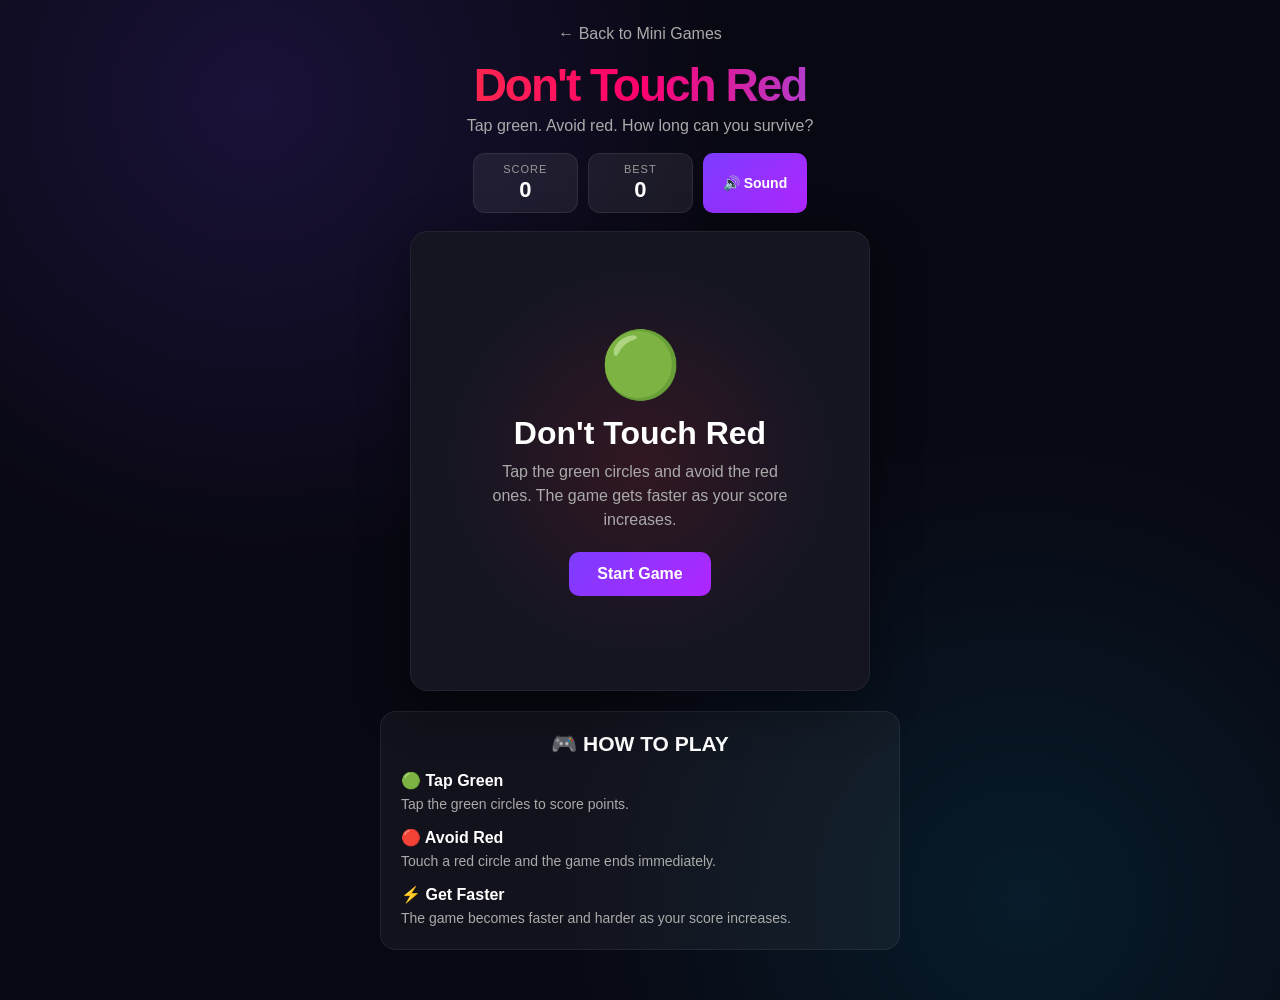
<file: games/dont-touch-red.html>
<!DOCTYPE html>
<html lang="en">
<head>
<meta charset="UTF-8">
<meta name="viewport" content="width=device-width, initial-scale=1.0, maximum-scale=1.0, user-scalable=no">

<title>Don't Touch Red - Mini Games</title>

<style>
* {
    box-sizing: border-box;
    margin: 0;
    padding: 0;
}

body {
    min-height: 100vh;
    font-family: Arial, Helvetica, sans-serif;
    color: white;

    background:
        radial-gradient(circle at 20% 10%, rgba(120,70,255,.16), transparent 35%),
        radial-gradient(circle at 80% 90%, rgba(0,200,255,.10), transparent 35%),
        #080812;

    display: flex;
    justify-content: center;

    padding: 25px 15px 50px;
}

.container {
    width: 100%;
    max-width: 520px;
    text-align: center;
}

.back {
    display: inline-block;

    color: #aaa;
    text-decoration: none;

    margin-bottom: 15px;
}

.back:hover {
    color: white;
}

h1 {
    font-size: 46px;
    font-weight: 900;
    letter-spacing: -2px;

    background: linear-gradient(
        90deg,
        #ff3b3b,
        #ff006e,
        #8b5cff
    );

    -webkit-background-clip: text;
    -webkit-text-fill-color: transparent;

    margin-bottom: 5px;
}

.subtitle {
    color: #aaa;
    margin-bottom: 18px;
}

.top {
    display: flex;
    justify-content: center;
    gap: 10px;

    margin-bottom: 18px;

    flex-wrap: wrap;
}

.stat {
    background: rgba(255,255,255,.07);

    border: 1px solid rgba(255,255,255,.08);

    border-radius: 12px;

    padding: 9px 18px;

    min-width: 105px;
}

.stat-label {
    display: block;

    font-size: 11px;
    color: #999;

    text-transform: uppercase;
    letter-spacing: 1px;
}

.stat-value {
    display: block;

    font-size: 22px;
    font-weight: bold;

    margin-top: 2px;
}

button {
    border: none;

    color: white;

    background:
        linear-gradient(
            135deg,
            #7c3cff,
            #b026ff
        );

    padding: 11px 20px;

    border-radius: 10px;

    font-size: 14px;
    font-weight: bold;

    cursor: pointer;

    transition:
        transform .15s,
        filter .15s;
}

button:hover {
    filter: brightness(1.15);
    transform: translateY(-1px);
}

button:active {
    transform: scale(.96);
}


/* =========================
   GAME
========================= */

.game-wrapper {
    position: relative;

    width: min(92vw, 460px);

    aspect-ratio: 1;

    margin: 0 auto;
}

.game {
    position: absolute;

    inset: 0;

    overflow: hidden;

    border-radius: 18px;

    background: #151522;

    box-shadow:
        0 15px 50px rgba(0,0,0,.4),
        inset 0 0 0 1px rgba(255,255,255,.06);

    touch-action: none;

    user-select: none;
}


/* =========================
   START SCREEN
========================= */

.start-screen {
    position: absolute;

    inset: 0;

    display: flex;

    flex-direction: column;

    justify-content: center;

    align-items: center;

    padding: 25px;

    background:
        radial-gradient(
            circle,
            rgba(255,40,40,.12),
            transparent 60%
        );

    z-index: 10;
}

.start-icon {
    font-size: 65px;

    margin-bottom: 12px;

    animation:
        pulse 1.5s infinite;
}

.start-screen h2 {
    font-size: 32px;

    margin-bottom: 8px;
}

.start-screen p {
    color: #aaa;

    max-width: 300px;

    line-height: 1.5;

    margin-bottom: 20px;
}

.start-screen button {
    font-size: 16px;

    padding: 13px 28px;
}


/* =========================
   PLAY AREA
========================= */

.play-area {
    position: absolute;

    inset: 0;

    display: none;

    overflow: hidden;
}


/*
    Červené objekty
*/

.red {
    position: absolute;

    border-radius: 50%;

    background:
        radial-gradient(
            circle at 35% 30%,
            #ff6868,
            #ff1f3d 45%,
            #b90020
        );

    box-shadow:
        0 0 20px rgba(255,30,60,.45);

    cursor: pointer;

    transform:
        translate(-50%, -50%)
        scale(1);

    animation:
        redAppear .18s ease-out;

    transition:
        transform .12s ease,
        box-shadow .12s ease;
}

.red:hover {
    transform:
        translate(-50%, -50%)
        scale(1.05);
}

.red:active {
    transform:
        translate(-50%, -50%)
        scale(.92);
}


/*
    Zelené bezpečné objekty
*/

.green {
    position: absolute;

    border-radius: 50%;

    background:
        radial-gradient(
            circle at 35% 30%,
            #83ffb0,
            #20d96b 45%,
            #07913e
        );

    box-shadow:
        0 0 18px rgba(20,230,100,.35);

    cursor: pointer;

    transform:
        translate(-50%, -50%)
        scale(1);

    animation:
        greenAppear .18s ease-out;

    transition:
        transform .12s ease;
}

.green:hover {
    transform:
        translate(-50%, -50%)
        scale(1.06);
}

.green:active {
    transform:
        translate(-50%, -50%)
        scale(.90);
}


/* =========================
   HUD
========================= */

.hud {
    position: absolute;

    top: 14px;
    left: 14px;
    right: 14px;

    display: flex;

    justify-content: space-between;

    pointer-events: none;

    z-index: 5;
}

.hud-box {
    padding: 8px 12px;

    border-radius: 10px;

    background: rgba(0,0,0,.38);

    backdrop-filter: blur(5px);

    border: 1px solid rgba(255,255,255,.08);
}

.hud-label {
    display: block;

    color: #aaa;

    font-size: 9px;

    text-transform: uppercase;
}

.hud-value {
    font-size: 20px;

    font-weight: 900;
}


/* =========================
   GAME OVER
========================= */

.game-over {
    position: absolute;

    inset: 0;

    display: none;

    flex-direction: column;

    justify-content: center;

    align-items: center;

    text-align: center;

    padding: 25px;

    background:
        rgba(5,5,12,.82);

    backdrop-filter: blur(7px);

    z-index: 20;
}

.game-over h2 {
    font-size: 40px;

    margin-bottom: 8px;
}

.game-over p {
    color: #aaa;

    margin-bottom: 20px;

    line-height: 1.5;
}

.game-over .final-score {
    font-size: 24px;

    font-weight: 900;

    margin-bottom: 20px;
}


/* =========================
   ANIMATIONS
========================= */

@keyframes pulse {

    0%,
    100% {
        transform: scale(1);
    }

    50% {
        transform: scale(1.08);
    }
}

@keyframes redAppear {

    0% {
        opacity: 0;

        transform:
            translate(-50%, -50%)
            scale(.3);
    }

    70% {
        opacity: 1;

        transform:
            translate(-50%, -50%)
            scale(1.12);
    }

    100% {
        opacity: 1;

        transform:
            translate(-50%, -50%)
            scale(1);
    }
}

@keyframes greenAppear {

    0% {
        opacity: 0;

        transform:
            translate(-50%, -50%)
            scale(.3);
    }

    70% {
        opacity: 1;

        transform:
            translate(-50%, -50%)
            scale(1.12);
    }

    100% {
        opacity: 1;

        transform:
            translate(-50%, -50%)
            scale(1);
    }
}

@keyframes flash {

    0% {
        opacity: 1;
    }

    50% {
        opacity: .3;
    }

    100% {
        opacity: 1;
    }
}


/* =========================
   INSTRUCTIONS
========================= */

.instructions {
    margin-top: 20px;

    padding: 20px;

    border-radius: 16px;

    background: rgba(255,255,255,.045);

    border:
        1px solid rgba(255,255,255,.07);

    text-align: left;
}

.instructions h2 {
    text-align: center;

    margin-bottom: 15px;

    font-size: 21px;
}

.instruction {
    margin-bottom: 13px;
}

.instruction:last-child {
    margin-bottom: 0;
}

.instruction strong {
    display: block;

    margin-bottom: 4px;
}

.instruction span {
    color: #aaa;

    font-size: 14px;

    line-height: 1.5;
}


/* =========================
   MOBILE
========================= */

@media (max-width: 500px) {

    body {
        padding-top: 15px;
    }

    h1 {
        font-size: 40px;
    }

    .game-wrapper {
        width: 94vw;
    }

}
</style>
</head>

<body>

<div class="container">

    <a href="../index.html" class="back">
        ← Back to Mini Games
    </a>

    <h1>Don't Touch Red</h1>

    <div class="subtitle">
        Tap green. Avoid red. How long can you survive?
    </div>


    <div class="top">

        <div class="stat">

            <span class="stat-label">
                Score
            </span>

            <span
                class="stat-value"
                id="score"
            >
                0
            </span>

        </div>


        <div class="stat">

            <span class="stat-label">
                Best
            </span>

            <span
                class="stat-value"
                id="best"
            >
                0
            </span>

        </div>


        <button id="soundButton">
            🔊 Sound
        </button>

    </div>


    <div class="game-wrapper">

        <div
            class="game"
            id="game"
        >

            <!-- START -->

            <div
                class="start-screen"
                id="startScreen"
            >

                <div class="start-icon">
                    🟢
                </div>

                <h2>
                    Don't Touch Red
                </h2>

                <p>
                    Tap the green circles and avoid the red ones.
                    The game gets faster as your score increases.
                </p>

                <button id="startButton">
                    Start Game
                </button>

            </div>


            <!-- PLAY AREA -->

            <div
                class="play-area"
                id="playArea"
            >

                <div class="hud">

                    <div class="hud-box">

                        <span class="hud-label">
                            Score
                        </span>

                        <span
                            class="hud-value"
                            id="gameScore"
                        >
                            0
                        </span>

                    </div>


                    <div class="hud-box">

                        <span class="hud-label">
                            Level
                        </span>

                        <span
                            class="hud-value"
                            id="level"
                        >
                            1
                        </span>

                    </div>

                </div>

            </div>


            <!-- GAME OVER -->

            <div
                class="game-over"
                id="gameOver"
            >

                <h2>
                    💥 Game Over
                </h2>

                <p>
                    You touched red!
                </p>

                <div
                    class="final-score"
                    id="finalScore"
                >
                    Score: 0
                </div>

                <button id="restartButton">
                    Play Again
                </button>

            </div>

        </div>

    </div>


    <div class="instructions">

        <h2>
            🎮 HOW TO PLAY
        </h2>


        <div class="instruction">

            <strong>
                🟢 Tap Green
            </strong>

            <span>
                Tap the green circles to score points.
            </span>

        </div>


        <div class="instruction">

            <strong>
                🔴 Avoid Red
            </strong>

            <span>
                Touch a red circle and the game ends immediately.
            </span>

        </div>


        <div class="instruction">

            <strong>
                ⚡ Get Faster
            </strong>

            <span>
                The game becomes faster and harder as your score increases.
            </span>

        </div>

    </div>

</div>


<script>

/* =========================
   ELEMENTS
========================= */

const game =
    document.getElementById("game");

const playArea =
    document.getElementById("playArea");

const startScreen =
    document.getElementById("startScreen");

const startButton =
    document.getElementById("startButton");

const gameOver =
    document.getElementById("gameOver");

const restartButton =
    document.getElementById("restartButton");

const scoreElement =
    document.getElementById("score");

const bestElement =
    document.getElementById("best");

const gameScore =
    document.getElementById("gameScore");

const finalScore =
    document.getElementById("finalScore");

const levelElement =
    document.getElementById("level");

const soundButton =
    document.getElementById("soundButton");


/* =========================
   VARIABLES
========================= */

let score = 0;

let best =
    Number(
        localStorage.getItem(
            "miniGamesDontTouchRedBest"
        )
    ) || 0;

let level = 1;

let playing = false;

let soundEnabled = true;

let spawnTimer = null;

let audioContext = null;


bestElement.textContent =
    best;


/* =========================
   SOUND
========================= */

function playSound(type) {

    if (!soundEnabled) {
        return;
    }

    try {

        if (!audioContext) {

            audioContext =
                new (
                    window.AudioContext ||
                    window.webkitAudioContext
                )();

        }

        const oscillator =
            audioContext.createOscillator();

        const gain =
            audioContext.createGain();

        oscillator.connect(gain);

        gain.connect(
            audioContext.destination
        );


        let frequency = 400;

        let duration = .07;


        if (type === "good") {

            frequency = 600;

            duration = .07;

        }


        if (type === "bad") {

            frequency = 90;

            duration = .25;

        }


        oscillator.frequency.value =
            frequency;

        oscillator.type =
            type === "bad"
            ? "sawtooth"
            : "sine";


        gain.gain.setValueAtTime(
            .0001,
            audioContext.currentTime
        );


        gain.gain.exponentialRampToValueAtTime(
            .13,
            audioContext.currentTime + .01
        );


        gain.gain.exponentialRampToValueAtTime(
            .0001,
            audioContext.currentTime + duration
        );


        oscillator.start();

        oscillator.stop(
            audioContext.currentTime +
            duration
        );

    } catch (e) {}

}


/* =========================
   RANDOM POSITION
========================= */

function randomPosition(size) {

    const padding =
        size / 2 + 5;

    const width =
        playArea.clientWidth;

    const height =
        playArea.clientHeight;


    return {

        x:
            padding +
            Math.random() *
            Math.max(
                1,
                width - padding * 2
            ),

        y:
            55 +
            Math.random() *
            Math.max(
                1,
                height - 55 - padding
            )

    };

}


/* =========================
   CREATE GREEN
========================= */

function createGreen() {

    if (!playing) {
        return;
    }


    const size =
        Math.max(
            30,
            58 - level * 1.2
        );


    const green =
        document.createElement("div");


    green.className =
        "green";


    green.style.width =
        size + "px";

    green.style.height =
        size + "px";


    const position =
        randomPosition(size);


    green.style.left =
        position.x + "px";

    green.style.top =
        position.y + "px";


    green.addEventListener(
        "pointerdown",
        event => {

            event.preventDefault();

            if (!playing) {
                return;
            }


            score++;


            gameScore.textContent =
                score;

            scoreElement.textContent =
                score;


            if (score > best) {

                best = score;

                bestElement.textContent =
                    best;


                localStorage.setItem(
                    "miniGamesDontTouchRedBest",
                    best
                );

            }


            playSound("good");


            green.remove();


            updateLevel();


            createRed();

            createGreen();

        }
    );


    playArea.appendChild(
        green
    );

}


/* =========================
   CREATE RED
========================= */

function createRed() {

    if (!playing) {
        return;
    }


    const size =
        Math.max(
            28,
            52 - level * .9
        );


    const red =
        document.createElement("div");


    red.className =
        "red";


    red.style.width =
        size + "px";

    red.style.height =
        size + "px";


    const position =
        randomPosition(size);


    red.style.left =
        position.x + "px";

    red.style.top =
        position.y + "px";


    red.addEventListener(
        "pointerdown",
        event => {

            event.preventDefault();

            if (!playing) {
                return;
            }


            playSound("bad");


            endGame();

        }
    );


    playArea.appendChild(
        red
    );

}


/* =========================
   LEVEL
========================= */

function updateLevel() {

    const newLevel =
        Math.floor(
            score / 5
        ) + 1;


    if (
        newLevel !== level
    ) {

        level =
            newLevel;


        levelElement.textContent =
            level;


        restartSpawnTimer();

    }

}


/* =========================
   SPAWN TIMER
========================= */

function restartSpawnTimer() {

    clearInterval(
        spawnTimer
    );


    const interval =
        Math.max(
            550,
            1400 -
            level * 90
        );


    spawnTimer =
        setInterval(
            () => {

                if (!playing) {
                    return;
                }


                createRed();

            },
            interval
        );

}


/* =========================
   START
========================= */

function startGame() {

    clearInterval(
        spawnTimer
    );


    score = 0;

    level = 1;

    playing = true;


    scoreElement.textContent =
        "0";

    gameScore.textContent =
        "0";

    levelElement.textContent =
        "1";


    startScreen.style.display =
        "none";

    gameOver.style.display =
        "none";

    playArea.style.display =
        "block";


    playArea
        .querySelectorAll(
            ".red, .green"
        )
        .forEach(
            element =>
                element.remove()
        );


    createGreen();

    createRed();


    restartSpawnTimer();

}


/* =========================
   END GAME
========================= */

function endGame() {

    playing = false;


    clearInterval(
        spawnTimer
    );


    finalScore.textContent =
        "Score: " + score;


    gameOver.style.display =
        "flex";


    playArea.style.animation =
        "flash .25s";


    setTimeout(
        () => {

            playArea.style.animation =
                "";

        },
        250
    );

}


/* =========================
   BUTTONS
========================= */

startButton.addEventListener(
    "click",
    startGame
);


restartButton.addEventListener(
    "click",
    startGame
);


soundButton.addEventListener(
    "click",
    () => {

        soundEnabled =
            !soundEnabled;


        soundButton.textContent =
            soundEnabled
            ? "🔊 Sound"
            : "🔇 Sound";

    }
);


/* =========================
   RESIZE
========================= */

window.addEventListener(
    "resize",
    () => {

        if (!playing) {
            return;
        }


        playArea
            .querySelectorAll(
                ".red, .green"
            )
            .forEach(
                element => {

                    const size =
                        element.offsetWidth;


                    const position =
                        randomPosition(
                            size
                        );


                    element.style.left =
                        position.x + "px";

                    element.style.top =
                        position.y + "px";

                }
            );

    }
);

</script>

</body>
</html>
</file>
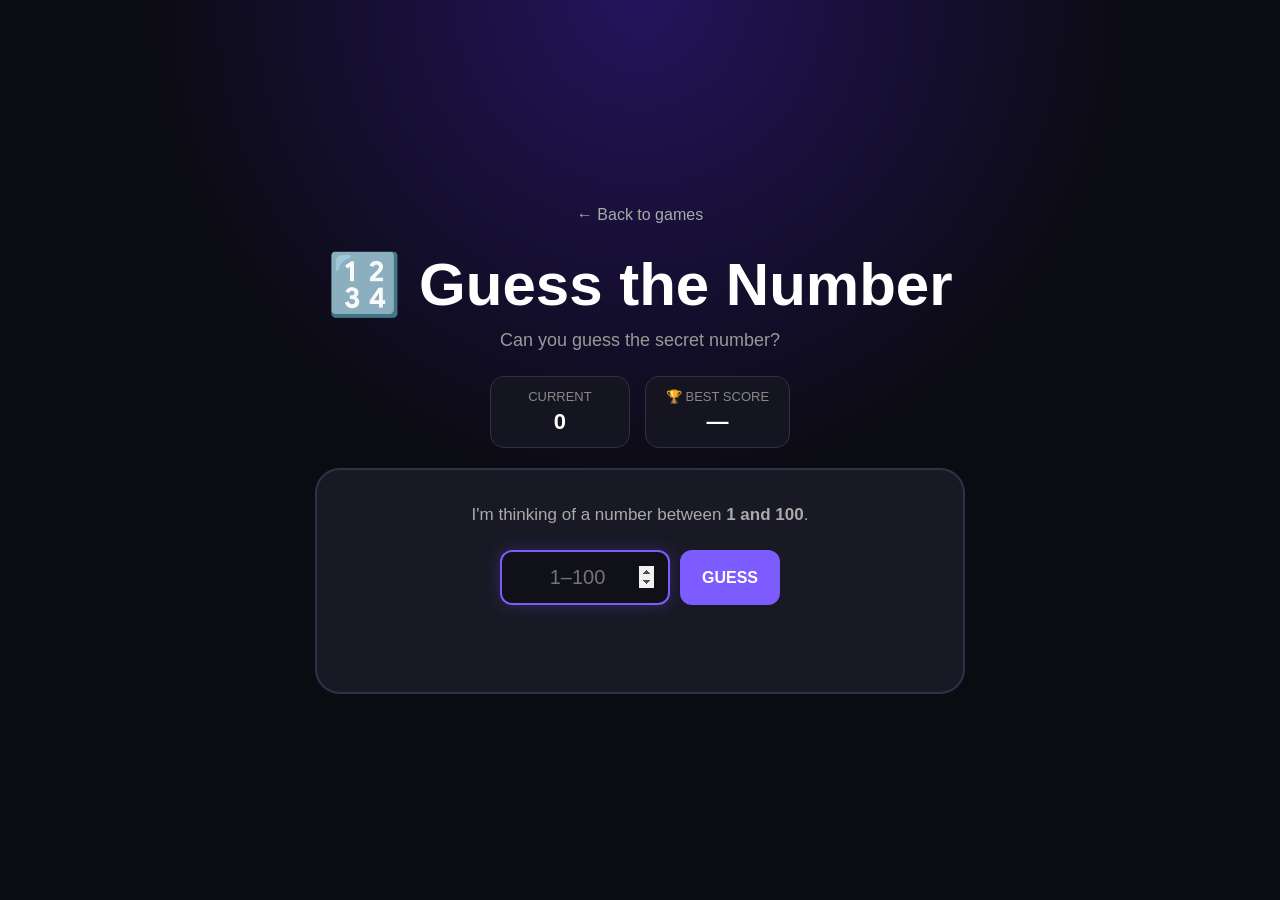
<file: games/guess.html>
<!DOCTYPE html>
<html lang="en">

<head>

  <meta charset="UTF-8">

  <meta
    name="viewport"
    content="width=device-width, initial-scale=1.0"
  >

  <title>Guess the Number | Mini Games</title>


  <style>

    * {
      box-sizing: border-box;
      margin: 0;
      padding: 0;
    }


    body {

      min-height: 100vh;

      font-family:
        Arial,
        Helvetica,
        sans-serif;

      background:
        radial-gradient(
          circle at top,
          #24145c 0%,
          #0b0b12 45%
        );

      color: white;

      display: flex;
      justify-content: center;
      align-items: center;

      padding: 20px;

    }


    .game {

      width: 100%;
      max-width: 650px;

      text-align: center;

    }


    .back {

      display: inline-block;

      margin-bottom: 25px;

      color: #aaa;

      text-decoration: none;

      font-size: 16px;

    }


    .back:hover {
      color: white;
    }


    h1 {

      font-size:
        clamp(
          38px,
          9vw,
          60px
        );

      margin-bottom: 10px;

    }


    .subtitle {

      color: #999;

      font-size: 18px;

      margin-bottom: 25px;

    }


    /* STATS */

    .stats {

      display: flex;

      justify-content: center;

      gap: 15px;

      margin-bottom: 20px;

    }


    .stat {

      background: #151521;

      border: 1px solid #303047;

      border-radius: 14px;

      padding: 12px 20px;

      min-width: 140px;

      transition: 0.2s;

    }


    .stat:hover {

      border-color: #7c5cff;

      transform: translateY(-3px);

    }


    .stat-title {

      color: #888;

      font-size: 13px;

      margin-bottom: 5px;

    }


    .stat-value {

      font-size: 22px;

      font-weight: bold;

    }


    /* GAME BOX */

    .game-box {

      background: #191925;

      border: 2px solid #303047;

      border-radius: 25px;

      padding: 35px 25px;

      transition: 0.2s;

    }


    .game-box.correct {

      border-color: #19c37d;

      box-shadow:
        0 0 35px rgba(
          25,
          195,
          125,
          0.25
        );

    }


    .instruction {

      color: #aaa;

      font-size: 17px;

      margin-bottom: 25px;

    }


    /* INPUT */

    .input-area {

      display: flex;

      gap: 10px;

      justify-content: center;

    }


    #guessInput {

      width: 170px;

      padding: 14px;

      border-radius: 12px;

      border: 2px solid #303047;

      background: #101018;

      color: white;

      font-size: 20px;

      text-align: center;

      outline: none;

      transition: 0.2s;

    }


    #guessInput:focus {

      border-color: #7c5cff;

      box-shadow:
        0 0 15px rgba(
          124,
          92,
          255,
          0.25
        );

    }


    #guessInput:disabled {

      opacity: 0.5;

    }


    /* GUESS BUTTON */

    #guessButton {

      border: none;

      border-radius: 12px;

      background: #7c5cff;

      color: white;

      padding: 14px 22px;

      font-size: 16px;

      font-weight: bold;

      cursor: pointer;

      transition: 0.2s;

    }


    #guessButton:hover {

      background: #947bff;

      transform: scale(1.05);

    }


    #guessButton:disabled {

      opacity: 0.5;

      cursor: not-allowed;

      transform: none;

    }


    /* MESSAGE */

    #message {

      min-height: 30px;

      margin-top: 22px;

      font-size: 18px;

      font-weight: bold;

      transition: 0.2s;

    }


    #message.new-best {

      color: #5ff0b1;

      animation: pop 0.35s ease;

    }


    #message.success {

      color: #5ff0b1;

      animation: pop 0.35s ease;

    }


    /* RESTART */

    #restartButton {

      display: none;

      margin-top: 18px;

      border: none;

      border-radius: 12px;

      background: #303047;

      color: white;

      padding: 12px 22px;

      font-size: 16px;

      font-weight: bold;

      cursor: pointer;

      transition: 0.2s;

    }


    #restartButton:hover {

      background: #44445f;

      transform: scale(1.05);

    }


    /* ANIMATION */

    @keyframes pop {

      0% {

        transform: scale(0.8);

        opacity: 0;

      }

      100% {

        transform: scale(1);

        opacity: 1;

      }

    }


    @keyframes shake {

      0%,
      100% {
        transform: translateX(0);
      }

      25% {
        transform: translateX(-6px);
      }

      75% {
        transform: translateX(6px);
      }

    }


    .shake {

      animation: shake 0.25s ease;

    }


    /* MOBILE */

    @media (max-width: 600px) {

      .stats {

        flex-direction: row;

      }


      .stat {

        min-width: 0;

        flex: 1;

      }


      .input-area {

        flex-direction: column;

        align-items: center;

      }


      #guessInput {

        width: 100%;

        max-width: 250px;

      }


      #guessButton {

        width: 100%;

        max-width: 250px;

      }

    }

  </style>

</head>


<body>


  <div class="game">


    <a
      class="back"
      href="../index.html"
    >
      ← Back to games
    </a>


    <h1>
      🔢 Guess the Number
    </h1>


    <p class="subtitle">
      Can you guess the secret number?
    </p>


    <div class="stats">


      <div class="stat">

        <div class="stat-title">
          CURRENT
        </div>

        <div
          class="stat-value"
          id="currentAttempts"
        >
          0
        </div>

      </div>


      <div class="stat">

        <div class="stat-title">
          🏆 BEST SCORE
        </div>

        <div
          class="stat-value"
          id="bestScore"
        >
          —
        </div>

      </div>


    </div>


    <div
      class="game-box"
      id="gameBox"
    >


      <p class="instruction">

        I'm thinking of a number between
        <strong>1 and 100</strong>.

      </p>


      <div class="input-area">


        <input
          id="guessInput"
          type="number"
          min="1"
          max="100"
          placeholder="1–100"
          autocomplete="off"
        >


        <button
          id="guessButton"
          onclick="makeGuess()"
        >
          GUESS
        </button>


      </div>


      <div id="message"></div>


      <button
        id="restartButton"
        onclick="startNewGame()"
      >
        🔄 PLAY AGAIN
      </button>


    </div>


  </div>


  <script>


    let secretNumber = 0;

    let attempts = 0;

    let audioContext = null;


    // =========================
    // SOUND SYSTEM
    // =========================

    function getAudioContext() {

      if (!audioContext) {

        audioContext =
          new (
            window.AudioContext ||
            window.webkitAudioContext
          )();

      }


      if (
        audioContext.state === "suspended"
      ) {

        audioContext.resume();

      }


      return audioContext;

    }


    function playTone(
      frequency,
      duration,
      type = "sine"
    ) {

      const audio =
        getAudioContext();


      const oscillator =
        audio.createOscillator();


      const gain =
        audio.createGain();


      oscillator.type = type;


      oscillator.frequency.setValueAtTime(
        frequency,
        audio.currentTime
      );


      gain.gain.setValueAtTime(
        0.12,
        audio.currentTime
      );


      gain.gain.exponentialRampToValueAtTime(
        0.001,
        audio.currentTime + duration
      );


      oscillator.connect(gain);

      gain.connect(
        audio.destination
      );


      oscillator.start();

      oscillator.stop(
        audio.currentTime + duration
      );

    }


    // GUESS SOUND

    function playGuessSound() {

      playTone(
        500,
        0.08,
        "sine"
      );

    }


    // TOO LOW

    function playLowSound() {

      playTone(
        280,
        0.18,
        "triangle"
      );

    }


    // TOO HIGH

    function playHighSound() {

      playTone(
        700,
        0.18,
        "triangle"
      );

    }


    // CORRECT

    function playCorrectSound() {

      const audio =
        getAudioContext();


      const notes = [
        500,
        650,
        800
      ];


      notes.forEach(
        function(
          frequency,
          index
        ) {

          const oscillator =
            audio.createOscillator();


          const gain =
            audio.createGain();


          const time =
            audio.currentTime +
            index * 0.1;


          oscillator.type =
            "sine";


          oscillator.frequency.setValueAtTime(
            frequency,
            time
          );


          gain.gain.setValueAtTime(
            0.15,
            time
          );


          gain.gain.exponentialRampToValueAtTime(
            0.001,
            time + 0.16
          );


          oscillator.connect(gain);

          gain.connect(
            audio.destination
          );


          oscillator.start(time);

          oscillator.stop(
            time + 0.16
          );

        }
      );

    }


    // NEW BEST

    function playBestSound() {

      const audio =
        getAudioContext();


      const notes = [
        600,
        800,
        1000,
        1200
      ];


      notes.forEach(
        function(
          frequency,
          index
        ) {

          const oscillator =
            audio.createOscillator();


          const gain =
            audio.createGain();


          const time =
            audio.currentTime +
            index * 0.09;


          oscillator.type =
            "square";


          oscillator.frequency.setValueAtTime(
            frequency,
            time
          );


          gain.gain.setValueAtTime(
            0.1,
            time
          );


          gain.gain.exponentialRampToValueAtTime(
            0.001,
            time + 0.14
          );


          oscillator.connect(gain);

          gain.connect(
            audio.destination
          );


          oscillator.start(time);

          oscillator.stop(
            time + 0.14
          );

        }
      );

    }


    // =========================
    // BEST SCORE
    // =========================

    function loadBestScore() {

      const saved =
        localStorage.getItem(
          "guessNumberBest"
        );


      document
        .getElementById(
          "bestScore"
        )
        .textContent =
        saved !== null
          ? saved
          : "—";

    }


    // =========================
    // NEW GAME
    // =========================

    function startNewGame() {

      secretNumber =
        Math.floor(
          Math.random() * 100
        ) + 1;


      attempts = 0;


      const input =
        document.getElementById(
          "guessInput"
        );


      input.value = "";

      input.disabled = false;


      document
        .getElementById(
          "guessButton"
        )
        .disabled = false;


      document
        .getElementById(
          "currentAttempts"
        )
        .textContent = "0";


      document
        .getElementById(
          "message"
        )
        .textContent = "";


      document
        .getElementById(
          "message"
        )
        .className = "";


      document
        .getElementById(
          "gameBox"
        )
        .className =
        "game-box";


      document
        .getElementById(
          "restartButton"
        )
        .style.display =
        "none";


      loadBestScore();


      input.focus();

    }


    // =========================
    // MAKE GUESS
    // =========================

    function makeGuess() {


      const input =
        document.getElementById(
          "guessInput"
        );


      const message =
        document.getElementById(
          "message"
        );


      const gameBox =
        document.getElementById(
          "gameBox"
        );


      const guess =
        Number(input.value);


      // INVALID

      if (

        !Number.isInteger(
          guess
        ) ||

        guess < 1 ||

        guess > 100

      ) {

        message.textContent =
          "⚠️ Enter a number from 1 to 100!";


        gameBox.classList
          .remove("shake");


        void gameBox.offsetWidth;


        gameBox.classList
          .add("shake");


        return;

      }


      attempts++;


      document
        .getElementById(
          "currentAttempts"
        )
        .textContent =
        attempts;


      playGuessSound();


      // TOO LOW

      if (
        guess < secretNumber
      ) {

        message.className = "";

        message.textContent =
          "⬆️ Too low!";


        playLowSound();


        input.value = "";

        input.focus();


        return;

      }


      // TOO HIGH

      if (
        guess > secretNumber
      ) {

        message.className = "";

        message.textContent =
          "⬇️ Too high!";


        playHighSound();


        input.value = "";

        input.focus();


        return;

      }


      // =========================
      // CORRECT
      // =========================

      input.disabled = true;


      document
        .getElementById(
          "guessButton"
        )
        .disabled = true;


      document
        .getElementById(
          "restartButton"
        )
        .style.display =
        "inline-block";


      gameBox.className =
        "game-box correct";


      const oldBest =
        localStorage.getItem(
          "guessNumberBest"
        );


      // NEW BEST

      if (

        oldBest === null ||

        attempts <
        Number(oldBest)

      ) {


        localStorage.setItem(
          "guessNumberBest",
          attempts
        );


        document
          .getElementById(
            "bestScore"
          )
          .textContent =
          attempts;


        message.className =
          "new-best";


        message.textContent =
          "🏆 NEW BEST! " +
          attempts +
          " attempts!";


        playBestSound();


      } else {


        document
          .getElementById(
            "bestScore"
          )
          .textContent =
          oldBest;


        message.className =
          "success";


        message.textContent =
          "🎉 Correct! " +
          attempts +
          " attempts!";


        playCorrectSound();

      }

    }


    // =========================
    // ENTER KEY
    // =========================

    document
      .getElementById(
        "guessInput"
      )
      .addEventListener(
        "keydown",
        function(event) {

          if (
            event.key === "Enter"
          ) {

            makeGuess();

          }

        }
      );


    // =========================
    // START
    // =========================

    loadBestScore();

    startNewGame();


  </script>


</body>

</html>
</file>
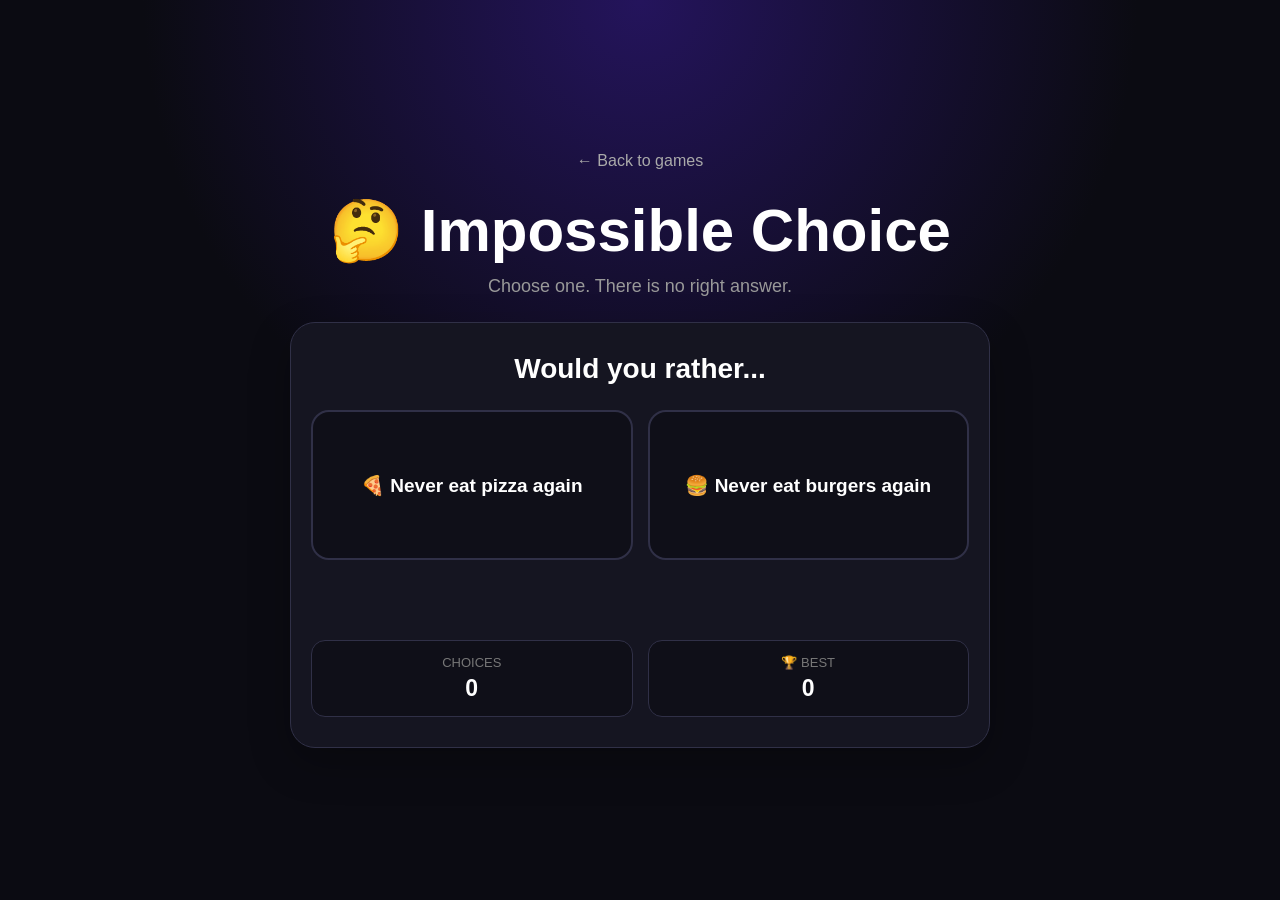
<file: games/impossible-choice.html>
<!DOCTYPE html>
<html lang="en">
<head>
<meta charset="UTF-8">
<meta name="viewport" content="width=device-width, initial-scale=1.0">

<title>Impossible Choice | Mini Games</title>

<style>

* {
  box-sizing: border-box;
  margin: 0;
  padding: 0;
}

body {
  min-height: 100vh;
  font-family: Arial, Helvetica, sans-serif;

  background:
    radial-gradient(circle at top, #24145c 0%, #0b0b12 45%);

  color: white;

  display: flex;
  justify-content: center;
  align-items: center;

  padding: 20px;
}

.game {
  width: 100%;
  max-width: 700px;
  text-align: center;
}

.back {
  display: inline-block;
  margin-bottom: 25px;
  color: #aaa;
  text-decoration: none;
}

.back:hover {
  color: white;
}

h1 {
  font-size: clamp(38px, 9vw, 60px);
  margin-bottom: 10px;
}

.subtitle {
  color: #999;
  font-size: 18px;
  margin-bottom: 25px;
}

.card {
  background: #151521;
  border: 1px solid #303047;
  border-radius: 25px;
  padding: 30px 20px;

  box-shadow:
    0 15px 40px rgba(0,0,0,.25);
}

.question {
  font-size: 28px;
  font-weight: bold;
  margin-bottom: 25px;
}

.choices {
  display: flex;
  gap: 15px;
}

.choice {
  flex: 1;

  min-height: 150px;

  border: 2px solid #303047;
  border-radius: 18px;

  background: #0f0f18;
  color: white;

  padding: 20px;

  font-size: 19px;
  font-weight: bold;

  cursor: pointer;

  transition: .2s;
}

.choice:hover {
  border-color: #7c5cff;
  background: #181827;
  transform: translateY(-4px);
}

.choice:active {
  transform: scale(.97);
}

.choice.selected {
  border-color: #19c37d;
  background: #123a2d;
}

.choice.not-selected {
  opacity: .55;
}

.percentage {
  display: none;

  margin-top: 15px;

  color: #aaa;
  font-size: 16px;
}

.percentage strong {
  color: white;
  font-size: 24px;
}

.result {
  min-height: 30px;

  margin-top: 25px;

  color: #19c37d;

  font-size: 18px;
  font-weight: bold;
}

.next {
  display: none;

  margin-top: 20px;

  border: none;
  border-radius: 13px;

  background: #7c5cff;
  color: white;

  padding: 14px 28px;

  font-size: 17px;
  font-weight: bold;

  cursor: pointer;
}

.next:hover {
  background: #947bff;
}

.stats {
  display: flex;
  gap: 15px;
  margin-top: 25px;
}

.stat {
  flex: 1;

  background: #0f0f18;

  border: 1px solid #303047;
  border-radius: 14px;

  padding: 14px;
}

.stat-title {
  color: #777;
  font-size: 13px;
  margin-bottom: 5px;
}

.stat-value {
  font-size: 23px;
  font-weight: bold;
}

@media(max-width:600px) {

  .choices {
    flex-direction: column;
  }

  .choice {
    min-height: 110px;
  }

  .question {
    font-size: 24px;
  }

}

</style>
</head>

<body>

<div class="game">

<a class="back" href="../index.html">
← Back to games
</a>

<h1>
🤔 Impossible Choice
</h1>

<p class="subtitle">
Choose one. There is no right answer.
</p>

<div class="card">

<div class="question" id="question">
Would you rather...
</div>

<div class="choices">

<button class="choice" id="choice1">

<div id="text1">
🍕 Never eat pizza again
</div>

<div class="percentage" id="percent1">
<strong>23%</strong> chose this
</div>

</button>

<button class="choice" id="choice2">

<div id="text2">
🍔 Never eat burgers again
</div>

<div class="percentage" id="percent2">
<strong>77%</strong> chose this
</div>

</button>

</div>

<div class="result" id="result"></div>

<button class="next" id="nextButton">
NEXT CHOICE →
</button>

<div class="stats">

<div class="stat">

<div class="stat-title">
CHOICES
</div>

<div class="stat-value" id="score">
0
</div>

</div>

<div class="stat">

<div class="stat-title">
🏆 BEST
</div>

<div class="stat-value" id="best">
0
</div>

</div>

</div>

</div>

</div>


<script>

/* QUESTIONS */

var questions = [

{
option1:"🍕 Never eat pizza again",
option2:"🍔 Never eat burgers again",
percent1:23,
percent2:77
},

{
option1:"⚽ Never watch football again",
option2:"🎮 Never play video games again",
percent1:42,
percent2:58
},

{
option1:"✈️ Travel anywhere for free",
option2:"💰 Have 1 million dollars",
percent1:64,
percent2:36
},

{
option1:"🏎️ Own your dream car",
option2:"🏠 Own your dream house",
percent1:57,
percent2:43
},

{
option1:"🎬 Watch every movie",
option2:"🎵 Listen to every song",
percent1:48,
percent2:52
},

{
option1:"🦸 Have super strength",
option2:"⚡ Have super speed",
percent1:39,
percent2:61
},

{
option1:"📱 Lose your phone for a month",
option2:"🎮 Lose your console for a month",
percent1:34,
percent2:66
},

{
option1:"🌊 Live by the ocean",
option2:"🏔️ Live in the mountains",
percent1:68,
percent2:32
},

{
option1:"💤 Sleep 12 hours every night",
option2:"⚡ Never feel tired",
percent1:27,
percent2:73
}

];


/* VARIABLES */

var currentQuestion = 0;

var score = 0;


/* ELEMENTS */

var choice1 =
document.getElementById("choice1");

var choice2 =
document.getElementById("choice2");

var text1 =
document.getElementById("text1");

var text2 =
document.getElementById("text2");

var percent1 =
document.getElementById("percent1");

var percent2 =
document.getElementById("percent2");

var result =
document.getElementById("result");

var nextButton =
document.getElementById("nextButton");

var scoreElement =
document.getElementById("score");

var bestElement =
document.getElementById("best");


/* SOUND */

var audioContext = null;

function playSound(
frequency,
duration,
volume
){

if(!audioContext){

audioContext =
new (
window.AudioContext ||
window.webkitAudioContext
)();

}

if(
audioContext.state ===
"suspended"
){

audioContext.resume();

}

var oscillator =
audioContext.createOscillator();

var gain =
audioContext.createGain();

oscillator.type =
"sine";

oscillator.frequency.value =
frequency;

gain.gain.setValueAtTime(
volume,
audioContext.currentTime
);

gain.gain.exponentialRampToValueAtTime(
0.001,
audioContext.currentTime + duration
);

oscillator.connect(gain);

gain.connect(
audioContext.destination
);

oscillator.start();

oscillator.stop(
audioContext.currentTime + duration
);

}


/* CHOOSE */

function choose(number){

playSound(
600,
0.12,
0.25
);

var q =
questions[currentQuestion];

score++;

scoreElement.textContent =
score;

choice1.disabled = true;

choice2.disabled = true;

percent1.style.display =
"block";

percent2.style.display =
"block";


if(number === 1){

choice1.className =
"choice selected";

choice2.className =
"choice not-selected";

result.textContent =
"You chose the " +
q.percent1 +
"% option!";

}

else{

choice2.className =
"choice selected";

choice1.className =
"choice not-selected";

result.textContent =
"You chose the " +
q.percent2 +
"% option!";

}


/* BEST SCORE */

var best =
Number(
localStorage.getItem(
"impossibleChoiceBest"
) || 0
);

if(score > best){

localStorage.setItem(
"impossibleChoiceBest",
score
);

bestElement.textContent =
score;

setTimeout(function(){

playSound(
1047,
0.3,
0.30
);

},200);

}

nextButton.style.display =
"inline-block";

}


/* NEXT */

function nextQuestion(){

playSound(
800,
0.12,
0.25
);

currentQuestion++;

if(
currentQuestion >=
questions.length
){

currentQuestion = 0;

}

var q =
questions[currentQuestion];

text1.textContent =
q.option1;

text2.textContent =
q.option2;

percent1.innerHTML =
"<strong>" +
q.percent1 +
"%</strong> chose this";

percent2.innerHTML =
"<strong>" +
q.percent2 +
"%</strong> chose this";

percent1.style.display =
"none";

percent2.style.display =
"none";

choice1.disabled =
false;

choice2.disabled =
false;

choice1.className =
"choice";

choice2.className =
"choice";

result.textContent =
"";

nextButton.style.display =
"none";

}


/* BUTTONS */

choice1.onclick =
function(){

choose(1);

};


choice2.onclick =
function(){

choose(2);

};


nextButton.onclick =
function(){

nextQuestion();

};


/* BEST SCORE */

var savedBest =
localStorage.getItem(
"impossibleChoiceBest"
);

if(savedBest !== null){

bestElement.textContent =
savedBest;

}

</script>

</body>
</html>
</file>
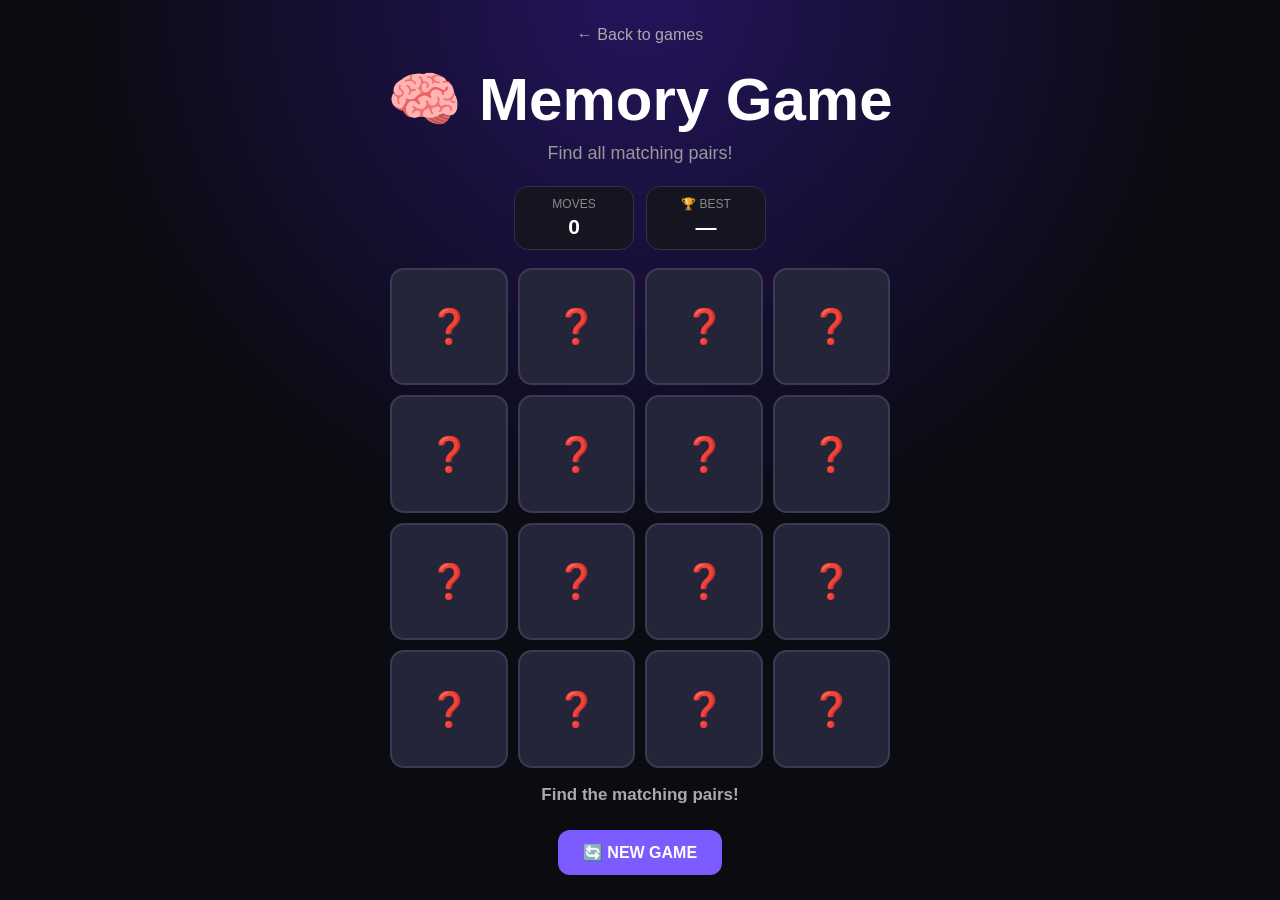
<file: games/memory.html>
<!DOCTYPE html>
<html lang="en">

<head>

  <meta charset="UTF-8">

  <meta
    name="viewport"
    content="width=device-width, initial-scale=1.0"
  >

  <title>Memory Game | Mini Games</title>

  <style>

    * {
      box-sizing: border-box;
      margin: 0;
      padding: 0;
    }

    body {

      min-height: 100vh;

      font-family:
        Arial,
        Helvetica,
        sans-serif;

      background:
        radial-gradient(
          circle at top,
          #24145c 0%,
          #0b0b12 50%
        );

      color: white;

      display: flex;
      justify-content: center;
      align-items: center;

      padding: 20px;

    }

    .game {

      width: 100%;
      max-width: 650px;

      text-align: center;

    }

    .back {

      display: inline-block;

      margin-bottom: 20px;

      color: #aaa;

      text-decoration: none;

      font-size: 16px;

    }

    .back:hover {
      color: white;
    }

    h1 {

      font-size:
        clamp(
          38px,
          9vw,
          60px
        );

      margin-bottom: 8px;

    }

    .subtitle {

      color: #999;

      font-size: 18px;

      margin-bottom: 22px;

    }

    /* STATS */

    .stats {

      display: flex;

      justify-content: center;

      gap: 12px;

      margin-bottom: 18px;

    }

    .stat {

      background: #151521;

      border: 1px solid #303047;

      border-radius: 14px;

      padding: 10px 18px;

      min-width: 120px;

    }

    .stat-title {

      color: #888;

      font-size: 12px;

      margin-bottom: 4px;

    }

    .stat-value {

      font-size: 21px;

      font-weight: bold;

    }

    /* BOARD */

    .board {

      display: grid;

      grid-template-columns:
        repeat(4, 1fr);

      gap: 10px;

      max-width: 500px;

      margin: auto;

    }

    .card {

      aspect-ratio: 1 / 1;

      border: none;

      border-radius: 14px;

      background: #25253a;

      border: 2px solid #3a3a55;

      color: white;

      font-size: 34px;

      cursor: pointer;

      perspective: 600px;

      transition:
        transform 0.15s,
        border-color 0.2s;

      position: relative;

    }

    .card:hover {

      border-color: #7c5cff;

      transform: scale(1.03);

    }

    .card.flipped {

      background: #7c5cff;

      border-color: #a08cff;

      animation: flip 0.25s ease;

    }

    .card.matched {

      background: #19c37d;

      border-color: #5ff0b1;

      animation: matched 0.35s ease;

      cursor: default;

    }

    .card.wrong {

      background: #e74c3c;

      border-color: #ff7668;

      animation: shake 0.3s ease;

    }

    @keyframes flip {

      0% {
        transform: rotateY(90deg);
      }

      100% {
        transform: rotateY(0);
      }
    }

    @keyframes matched {

      0% {
        transform: scale(1);
      }

      50% {
        transform: scale(1.12);
      }

      100% {
        transform: scale(1);
      }
    }

    @keyframes shake {

      0%,
      100% {
        transform: translateX(0);
      }

      25% {
        transform: translateX(-7px);
      }

      75% {
        transform: translateX(7px);
      }

    }

    /* MESSAGE */

    #message {

      min-height: 28px;

      margin: 17px 0;

      color: #aaa;

      font-size: 17px;

      font-weight: bold;

    }

    /* BUTTON */

    #restartButton {

      border: none;

      border-radius: 12px;

      background: #7c5cff;

      color: white;

      padding: 13px 25px;

      font-size: 16px;

      font-weight: bold;

      cursor: pointer;

      transition: 0.2s;

    }

    #restartButton:hover {

      background: #947bff;

      transform: scale(1.05);

    }

    /* MOBILE */

    @media (max-width: 500px) {

      .board {

        gap: 7px;

      }

      .card {

        font-size: 27px;

        border-radius: 11px;

      }

      .stat {

        min-width: 0;

        flex: 1;

      }

    }

  </style>

</head>


<body>


  <div class="game">


    <a
      class="back"
      href="../index.html"
    >
      ← Back to games
    </a>


    <h1>
      🧠 Memory Game
    </h1>


    <p class="subtitle">
      Find all matching pairs!
    </p>


    <div class="stats">


      <div class="stat">

        <div class="stat-title">
          MOVES
        </div>

        <div
          class="stat-value"
          id="moves"
        >
          0
        </div>

      </div>


      <div class="stat">

        <div class="stat-title">
          🏆 BEST
        </div>

        <div
          class="stat-value"
          id="best"
        >
          —
        </div>

      </div>


    </div>


    <div
      class="board"
      id="board"
    ></div>


    <div id="message">
      Find the matching pairs!
    </div>


    <button
      id="restartButton"
      onclick="startGame()"
    >
      🔄 NEW GAME
    </button>


  </div>


  <script>

    let cards = [];

    let firstCard = null;

    let secondCard = null;

    let locked = false;

    let moves = 0;

    let matches = 0;

    let audioContext = null;


    const symbols = [
      "🍕",
      "🚀",
      "⚽",
      "🎮",
      "🐱",
      "🔥",
      "👻",
      "💎"
    ];


    // =========================
    // SOUND SYSTEM
    // =========================

    function getAudio() {

      if (!audioContext) {

        audioContext =
          new (
            window.AudioContext ||
            window.webkitAudioContext
          )();

      }

      if (
        audioContext.state ===
        "suspended"
      ) {

        audioContext.resume();

      }

      return audioContext;

    }


    function tone(
      frequency,
      duration,
      type = "sine"
    ) {

      const audio =
        getAudio();

      const oscillator =
        audio.createOscillator();

      const gain =
        audio.createGain();

      oscillator.type =
        type;

      oscillator.frequency.setValueAtTime(
        frequency,
        audio.currentTime
      );

      gain.gain.setValueAtTime(
        0.12,
        audio.currentTime
      );

      gain.gain.exponentialRampToValueAtTime(
        0.001,
        audio.currentTime +
        duration
      );

      oscillator.connect(gain);

      gain.connect(
        audio.destination
      );

      oscillator.start();

      oscillator.stop(
        audio.currentTime +
        duration
      );

    }


    function flipSound() {

      tone(
        500,
        0.08
      );

    }


    function matchSound() {

      tone(
        750,
        0.12
      );

      setTimeout(
        () => tone(
          1000,
          0.12
        ),
        90
      );

    }


    function wrongSound() {

      tone(
        180,
        0.2,
        "sawtooth"
      );

    }


    function winSound() {

      const notes = [
        600,
        750,
        900,
        1100
      ];

      notes.forEach(
        (
          note,
          index
        ) => {

          setTimeout(
            () =>
              tone(
                note,
                0.15
              ),
            index * 100
          );

        }
      );

    }


    // =========================
    // BEST SCORE
    // =========================

    function loadBest() {

      const saved =
        localStorage.getItem(
          "memoryBest"
        );

      document
        .getElementById("best")
        .textContent =
        saved || "—";

    }


    // =========================
    // SHUFFLE
    // =========================

    function shuffle(array) {

      for (
        let i =
          array.length - 1;
        i > 0;
        i--
      ) {

        const j =
          Math.floor(
            Math.random() *
            (i + 1)
          );

        [
          array[i],
          array[j]
        ] =
        [
          array[j],
          array[i]
        ];

      }

    }


    // =========================
    // START GAME
    // =========================

    function startGame() {

      getAudio();

      cards = [
        ...symbols,
        ...symbols
      ];

      shuffle(cards);

      firstCard = null;

      secondCard = null;

      locked = false;

      moves = 0;

      matches = 0;


      document
        .getElementById("moves")
        .textContent = "0";


      document
        .getElementById("message")
        .textContent =
        "Find the matching pairs!";


      const board =
        document
          .getElementById("board");


      board.innerHTML = "";


      cards.forEach(
        (
          symbol,
          index
        ) => {

          const card =
            document.createElement(
              "button"
            );

          card.className =
            "card";

          card.dataset.symbol =
            symbol;

          card.dataset.index =
            index;

          card.textContent =
            "❓";

          card.onclick =
            () => flipCard(card);

          board.appendChild(
            card
          );

        }
      );


      loadBest();

    }


    // =========================
    // FLIP CARD
    // =========================

    function flipCard(card) {

      if (locked) return;

      if (
        card.classList.contains(
          "flipped"
        )
      ) return;

      if (
        card.classList.contains(
          "matched"
        )
      ) return;


      flipSound();


      card.classList.add(
        "flipped"
      );


      card.textContent =
        card.dataset.symbol;


      if (!firstCard) {

        firstCard = card;

        return;

      }


      secondCard = card;

      moves++;


      document
        .getElementById("moves")
        .textContent =
        moves;


      checkMatch();

    }


    // =========================
    // CHECK MATCH
    // =========================

    function checkMatch() {

      locked = true;


      if (
        firstCard.dataset.symbol ===
        secondCard.dataset.symbol
      ) {

        setTimeout(
          function() {

            firstCard.classList
              .add("matched");

            secondCard.classList
              .add("matched");


            matchSound();


            matches++;


            firstCard = null;

            secondCard = null;

            locked = false;


            if (
              matches ===
              symbols.length
            ) {

              gameWon();

            }

          },
          250
        );


      } else {

        firstCard.classList
          .add("wrong");

        secondCard.classList
          .add("wrong");


        wrongSound();


        setTimeout(
          function() {

            firstCard.classList
              .remove(
                "flipped",
                "wrong"
              );

            secondCard.classList
              .remove(
                "flipped",
                "wrong"
              );


            firstCard.textContent =
              "❓";

            secondCard.textContent =
              "❓";


            firstCard = null;

            secondCard = null;

            locked = false;

          },
          650
        );

      }

    }


    // =========================
    // WIN
    // =========================

    function gameWon() {

      const message =
        document
          .getElementById(
            "message"
          );


      const oldBest =
        localStorage.getItem(
          "memoryBest"
        );


      if (
        oldBest === null ||
        moves < Number(oldBest)
      ) {

        localStorage.setItem(
          "memoryBest",
          moves
        );


        document
          .getElementById("best")
          .textContent =
          moves;


        message.textContent =
          "🏆 NEW BEST! " +
          moves +
          " moves!";

      } else {

        message.textContent =
          "🎉 You won in " +
          moves +
          " moves!";

      }


      winSound();

    }


    // =========================
    // START
    // =========================

    startGame();

  </script>


</body>

</html>
</file>
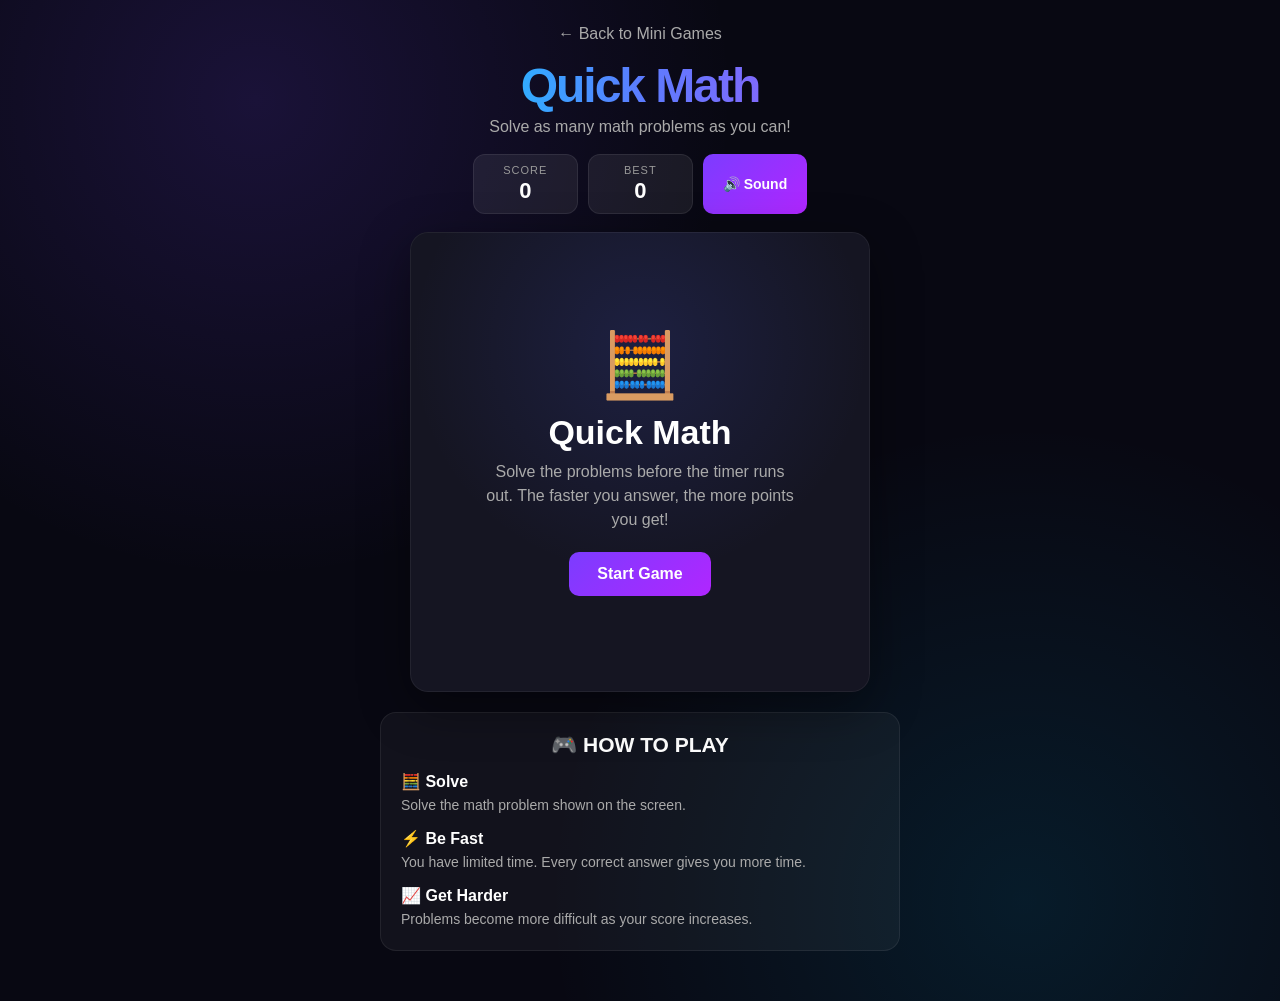
<file: games/quick-math.html>
<!DOCTYPE html>
<html lang="en">
<head>
<meta charset="UTF-8">
<meta name="viewport" content="width=device-width, initial-scale=1.0, maximum-scale=1.0, user-scalable=no">

<title>Quick Math - Mini Games</title>

<style>
* {
    box-sizing: border-box;
    margin: 0;
    padding: 0;
}

body {
    min-height: 100vh;
    font-family: Arial, Helvetica, sans-serif;
    color: white;

    background:
        radial-gradient(circle at 20% 10%, rgba(120,70,255,.16), transparent 35%),
        radial-gradient(circle at 80% 90%, rgba(0,200,255,.10), transparent 35%),
        #080812;

    display: flex;
    justify-content: center;

    padding: 25px 15px 50px;
}

.container {
    width: 100%;
    max-width: 520px;
    text-align: center;
}

.back {
    display: inline-block;
    color: #aaa;
    text-decoration: none;
    margin-bottom: 15px;
}

.back:hover {
    color: white;
}

h1 {
    font-size: 48px;
    font-weight: 900;
    letter-spacing: -2px;

    background: linear-gradient(
        90deg,
        #00e5ff,
        #5b7cff,
        #a855f7
    );

    -webkit-background-clip: text;
    -webkit-text-fill-color: transparent;

    margin-bottom: 5px;
}

.subtitle {
    color: #aaa;
    margin-bottom: 18px;
}

.top {
    display: flex;
    justify-content: center;
    gap: 10px;
    margin-bottom: 18px;
    flex-wrap: wrap;
}

.stat {
    background: rgba(255,255,255,.07);
    border: 1px solid rgba(255,255,255,.08);
    border-radius: 12px;
    padding: 9px 18px;
    min-width: 105px;
}

.stat-label {
    display: block;
    font-size: 11px;
    color: #999;
    text-transform: uppercase;
    letter-spacing: 1px;
}

.stat-value {
    display: block;
    font-size: 22px;
    font-weight: bold;
    margin-top: 2px;
}

button {
    border: none;
    color: white;

    background:
        linear-gradient(
            135deg,
            #7c3cff,
            #b026ff
        );

    padding: 11px 20px;
    border-radius: 10px;

    font-size: 14px;
    font-weight: bold;

    cursor: pointer;

    transition:
        transform .15s,
        filter .15s;
}

button:hover {
    filter: brightness(1.15);
    transform: translateY(-1px);
}

button:active {
    transform: scale(.96);
}


/* =========================
   GAME
========================= */

.game-wrapper {
    position: relative;
    width: min(92vw, 460px);
    aspect-ratio: 1;
    margin: 0 auto;
}

.game {
    position: absolute;
    inset: 0;

    border-radius: 18px;

    background:
        radial-gradient(
            circle at 50% 25%,
            rgba(80,100,255,.14),
            transparent 55%
        ),
        #151522;

    box-shadow:
        0 15px 50px rgba(0,0,0,.4),
        inset 0 0 0 1px rgba(255,255,255,.06);

    overflow: hidden;
}


/* =========================
   START
========================= */

.start-screen,
.game-over {
    position: absolute;
    inset: 0;

    display: flex;
    flex-direction: column;

    justify-content: center;
    align-items: center;

    padding: 25px;

    text-align: center;

    z-index: 10;
}

.start-icon {
    font-size: 64px;
    margin-bottom: 10px;

    animation: floatIcon 1.8s ease-in-out infinite;
}

.start-screen h2,
.game-over h2 {
    font-size: 34px;
    margin-bottom: 8px;
}

.start-screen p,
.game-over p {
    color: #aaa;
    max-width: 320px;
    line-height: 1.5;
    margin-bottom: 20px;
}

.start-screen button,
.game-over button {
    font-size: 16px;
    padding: 13px 28px;
}


/* =========================
   PLAY SCREEN
========================= */

.play-screen {
    position: absolute;
    inset: 0;

    display: none;

    flex-direction: column;
    align-items: center;

    padding: 35px 20px 20px;
}


/* =========================
   TIMER
========================= */

.timer-container {
    width: 100%;
    max-width: 360px;

    margin-bottom: 30px;
}

.timer-top {
    display: flex;
    justify-content: space-between;

    color: #aaa;

    font-size: 13px;

    margin-bottom: 7px;
}

.timer-bar {
    width: 100%;
    height: 9px;

    background: #29293a;

    border-radius: 20px;

    overflow: hidden;
}

.timer-fill {
    width: 100%;
    height: 100%;

    background:
        linear-gradient(
            90deg,
            #00e5ff,
            #6366f1,
            #a855f7
        );

    border-radius: 20px;

    transform-origin: left;

    transition:
        width .08s linear;
}


/* =========================
   QUESTION
========================= */

.question-label {
    color: #888;

    font-size: 13px;

    text-transform: uppercase;

    letter-spacing: 2px;

    margin-bottom: 10px;
}

.question {
    min-height: 90px;

    display: flex;
    justify-content: center;
    align-items: center;

    font-size: clamp(42px, 11vw, 65px);

    font-weight: 900;

    letter-spacing: 1px;

    margin-bottom: 25px;

    transition:
        transform .15s,
        opacity .15s;
}

.question.correct {
    animation: correctQuestion .25s ease;
}

.question.wrong {
    animation: wrongQuestion .3s ease;
}


/* =========================
   INPUT
========================= */

.answer-box {
    width: 100%;
    max-width: 310px;

    display: flex;
    gap: 8px;

    margin-bottom: 15px;
}

.answer-input {
    flex: 1;

    min-width: 0;

    border: 1px solid rgba(255,255,255,.1);

    background: rgba(255,255,255,.07);

    color: white;

    border-radius: 12px;

    padding: 15px;

    font-size: 22px;

    text-align: center;

    outline: none;

    transition:
        border-color .15s,
        box-shadow .15s;
}

.answer-input:focus {
    border-color: #7c3cff;

    box-shadow:
        0 0 0 3px rgba(124,60,255,.15);
}

.answer-input::-webkit-outer-spin-button,
.answer-input::-webkit-inner-spin-button {
    -webkit-appearance: none;
    margin: 0;
}

.answer-input[type=number] {
    -moz-appearance: textfield;
}

.submit-button {
    padding: 0 18px;
}


/* =========================
   FEEDBACK
========================= */

.feedback {
    min-height: 28px;

    font-size: 16px;

    font-weight: bold;

    opacity: 0;

    transform: translateY(5px);

    transition:
        opacity .15s,
        transform .15s;
}

.feedback.show {
    opacity: 1;
    transform: translateY(0);
}

.feedback.good {
    color: #42f58d;
}

.feedback.bad {
    color: #ff5c70;
}


/* =========================
   GAME OVER
========================= */

.game-over {
    display: none;

    background:
        rgba(8,8,18,.84);

    backdrop-filter: blur(7px);
}

.final-score {
    font-size: 25px;
    font-weight: 900;

    margin-bottom: 8px;
}

.final-best {
    color: #aaa;
    margin-bottom: 22px;
}


/* =========================
   INSTRUCTIONS
========================= */

.instructions {
    margin-top: 20px;

    padding: 20px;

    border-radius: 16px;

    background: rgba(255,255,255,.045);

    border:
        1px solid rgba(255,255,255,.07);

    text-align: left;
}

.instructions h2 {
    text-align: center;
    margin-bottom: 15px;
    font-size: 21px;
}

.instruction {
    margin-bottom: 13px;
}

.instruction:last-child {
    margin-bottom: 0;
}

.instruction strong {
    display: block;
    margin-bottom: 4px;
}

.instruction span {
    color: #aaa;
    font-size: 14px;
    line-height: 1.5;
}


/* =========================
   ANIMATIONS
========================= */

@keyframes floatIcon {
    0%, 100% {
        transform: translateY(0);
    }

    50% {
        transform: translateY(-8px);
    }
}

@keyframes correctQuestion {
    0% {
        transform: scale(1);
    }

    45% {
        transform: scale(1.12);
    }

    100% {
        transform: scale(1);
    }
}

@keyframes wrongQuestion {
    0%, 100% {
        transform: translateX(0);
    }

    25% {
        transform: translateX(-9px);
    }

    75% {
        transform: translateX(9px);
    }
}

@media (max-width: 500px) {

    body {
        padding-top: 15px;
    }

    h1 {
        font-size: 42px;
    }

    .game-wrapper {
        width: 94vw;
    }

    .play-screen {
        padding-top: 30px;
    }
}
</style>
</head>

<body>

<div class="container">

    <a href="../index.html" class="back">
        ← Back to Mini Games
    </a>

    <h1>Quick Math</h1>

    <div class="subtitle">
        Solve as many math problems as you can!
    </div>


    <div class="top">

        <div class="stat">
            <span class="stat-label">
                Score
            </span>

            <span
                class="stat-value"
                id="score"
            >
                0
            </span>
        </div>


        <div class="stat">
            <span class="stat-label">
                Best
            </span>

            <span
                class="stat-value"
                id="best"
            >
                0
            </span>
        </div>


        <button id="soundButton">
            🔊 Sound
        </button>

    </div>


    <div class="game-wrapper">

        <div class="game">


            <!-- START -->

            <div
                class="start-screen"
                id="startScreen"
            >

                <div class="start-icon">
                    🧮
                </div>

                <h2>
                    Quick Math
                </h2>

                <p>
                    Solve the problems before the timer runs out.
                    The faster you answer, the more points you get!
                </p>

                <button id="startButton">
                    Start Game
                </button>

            </div>


            <!-- PLAY -->

            <div
                class="play-screen"
                id="playScreen"
            >

                <div class="timer-container">

                    <div class="timer-top">

                        <span>
                            Time
                        </span>

                        <span id="timerText">
                            10.0s
                        </span>

                    </div>

                    <div class="timer-bar">

                        <div
                            class="timer-fill"
                            id="timerFill"
                        ></div>

                    </div>

                </div>


                <div class="question-label">
                    Solve
                </div>


                <div
                    class="question"
                    id="question"
                >
                    5 + 3
                </div>


                <div class="answer-box">

                    <input
                        id="answerInput"
                        class="answer-input"
                        type="number"
                        inputmode="numeric"
                        autocomplete="off"
                        placeholder="?"
                    >

                    <button
                        id="submitButton"
                        class="submit-button"
                    >
                        ✓
                    </button>

                </div>


                <div
                    class="feedback"
                    id="feedback"
                ></div>

            </div>


            <!-- GAME OVER -->

            <div
                class="game-over"
                id="gameOver"
            >

                <h2>
                    ⏰ Time's Up!
                </h2>

                <p>
                    Great job! Here's your result.
                </p>

                <div
                    class="final-score"
                    id="finalScore"
                >
                    Score: 0
                </div>

                <div
                    class="final-best"
                    id="finalBest"
                >
                    Best: 0
                </div>

                <button id="restartButton">
                    Play Again
                </button>

            </div>

        </div>

    </div>


    <div class="instructions">

        <h2>
            🎮 HOW TO PLAY
        </h2>


        <div class="instruction">

            <strong>
                🧮 Solve
            </strong>

            <span>
                Solve the math problem shown on the screen.
            </span>

        </div>


        <div class="instruction">

            <strong>
                ⚡ Be Fast
            </strong>

            <span>
                You have limited time. Every correct answer gives you more time.
            </span>

        </div>


        <div class="instruction">

            <strong>
                📈 Get Harder
            </strong>

            <span>
                Problems become more difficult as your score increases.
            </span>

        </div>

    </div>

</div>


<script>

/* =========================
   ELEMENTS
========================= */

const startScreen =
    document.getElementById("startScreen");

const startButton =
    document.getElementById("startButton");

const playScreen =
    document.getElementById("playScreen");

const gameOver =
    document.getElementById("gameOver");

const restartButton =
    document.getElementById("restartButton");

const question =
    document.getElementById("question");

const answerInput =
    document.getElementById("answerInput");

const submitButton =
    document.getElementById("submitButton");

const scoreElement =
    document.getElementById("score");

const bestElement =
    document.getElementById("best");

const finalScore =
    document.getElementById("finalScore");

const finalBest =
    document.getElementById("finalBest");

const timerText =
    document.getElementById("timerText");

const timerFill =
    document.getElementById("timerFill");

const feedback =
    document.getElementById("feedback");

const soundButton =
    document.getElementById("soundButton");


/* =========================
   VARIABLES
========================= */

let score = 0;

let best =
    Number(
        localStorage.getItem(
            "miniGamesQuickMathBest"
        )
    ) || 0;

let correctAnswer = 0;

let gameRunning = false;

let timerInterval = null;

let timeLeft = 10;

let maxTime = 10;

let difficulty = 1;

let soundEnabled = true;

let audioContext = null;


bestElement.textContent =
    best;


/* =========================
   SOUND
========================= */

function playSound(type) {

    if (!soundEnabled) {
        return;
    }

    try {

        if (!audioContext) {

            audioContext =
                new (
                    window.AudioContext ||
                    window.webkitAudioContext
                )();

        }

        const oscillator =
            audioContext.createOscillator();

        const gain =
            audioContext.createGain();

        oscillator.connect(gain);

        gain.connect(
            audioContext.destination
        );


        let frequency = 500;

        let duration = .08;


        if (type === "correct") {

            frequency = 650;
            duration = .08;

        }


        if (type === "wrong") {

            frequency = 160;
            duration = .16;

        }


        if (type === "start") {

            frequency = 400;
            duration = .12;

        }


        if (type === "end") {

            frequency = 100;
            duration = .3;

        }


        oscillator.frequency.value =
            frequency;

        oscillator.type =
            type === "wrong"
            ? "square"
            : "sine";


        gain.gain.setValueAtTime(
            .0001,
            audioContext.currentTime
        );


        gain.gain.exponentialRampToValueAtTime(
            .12,
            audioContext.currentTime + .01
        );


        gain.gain.exponentialRampToValueAtTime(
            .0001,
            audioContext.currentTime + duration
        );


        oscillator.start();

        oscillator.stop(
            audioContext.currentTime +
            duration
        );

    } catch (error) {}

}


/* =========================
   RANDOM NUMBER
========================= */

function randomNumber(min, max) {

    return Math.floor(
        Math.random() *
        (max - min + 1)
    ) + min;

}


/* =========================
   CREATE QUESTION
========================= */

function generateQuestion() {

    let a;
    let b;
    let operator;
    let answer;


    /*
        LEVEL 1
        Simple addition/subtraction
    */

    if (difficulty === 1) {

        operator =
            Math.random() < .5
            ? "+"
            : "-";


        a =
            randomNumber(1, 20);

        b =
            randomNumber(1, 20);


        if (
            operator === "-" &&
            b > a
        ) {

            [a, b] =
                [b, a];

        }


        answer =
            operator === "+"
            ? a + b
            : a - b;

    }


    /*
        LEVEL 2
        Multiplication
    */

    else if (difficulty === 2) {

        const type =
            randomNumber(1, 3);


        if (type === 1) {

            operator = "+";

            a =
                randomNumber(10, 50);

            b =
                randomNumber(10, 50);

            answer =
                a + b;

        }

        else if (type === 2) {

            operator = "-";

            a =
                randomNumber(20, 70);

            b =
                randomNumber(1, a);

            answer =
                a - b;

        }

        else {

            operator = "×";

            a =
                randomNumber(2, 10);

            b =
                randomNumber(2, 10);

            answer =
                a * b;

        }

    }


    /*
        LEVEL 3
        Harder multiplication/division
    */

    else if (difficulty === 3) {

        const type =
            randomNumber(1, 4);


        if (type <= 2) {

            operator = "×";

            a =
                randomNumber(3, 15);

            b =
                randomNumber(3, 15);

            answer =
                a * b;

        }

        else {

            operator = "÷";

            b =
                randomNumber(2, 12);

            answer =
                randomNumber(2, 12);

            a =
                b * answer;

        }

    }


    /*
        LEVEL 4+
    */

    else {

        const type =
            randomNumber(1, 4);


        if (type === 1) {

            operator = "×";

            a =
                randomNumber(5, 20);

            b =
                randomNumber(5, 20);

            answer =
                a * b;

        }

        else if (type === 2) {

            operator = "÷";

            b =
                randomNumber(3, 15);

            answer =
                randomNumber(3, 20);

            a =
                b * answer;

        }

        else if (type === 3) {

            operator = "+";

            a =
                randomNumber(50, 200);

            b =
                randomNumber(50, 200);

            answer =
                a + b;

        }

        else {

            operator = "-";

            a =
                randomNumber(50, 250);

            b =
                randomNumber(20, a);

            answer =
                a - b;

        }

    }


    correctAnswer =
        answer;


    question.textContent =
        `${a} ${operator} ${b}`;


    question.classList.remove(
        "correct",
        "wrong"
    );


    void question.offsetWidth;


    answerInput.value =
        "";


    answerInput.focus();

}


/* =========================
   DIFFICULTY
========================= */

function updateDifficulty() {

    if (score < 5) {

        difficulty = 1;

    }

    else if (score < 10) {

        difficulty = 2;

    }

    else if (score < 18) {

        difficulty = 3;

    }

    else {

        difficulty = 4;

    }

}


/* =========================
   TIMER
========================= */

function startTimer() {

    clearInterval(
        timerInterval
    );


    maxTime =
        Math.max(
            5.5,
            10 -
            Math.floor(score / 5) * .5
        );


    timeLeft =
        maxTime;


    updateTimer();


    timerInterval =
        setInterval(
            () => {

                if (!gameRunning) {
                    return;
                }


                timeLeft -= .05;


                updateTimer();


                if (
                    timeLeft <= 0
                ) {

                    endGame();

                }

            },
            50
        );

}


function updateTimer() {

    const percent =
        Math.max(
            0,
            (timeLeft / maxTime) * 100
        );


    timerFill.style.width =
        percent + "%";


    timerText.textContent =
        Math.max(
            0,
            timeLeft
        ).toFixed(1) + "s";


    if (
        timeLeft <= 2
    ) {

        timerFill.style.filter =
            "hue-rotate(120deg)";

    }

    else {

        timerFill.style.filter =
            "";

    }

}


/* =========================
   FEEDBACK
========================= */

function showFeedback(
    text,
    type
) {

    feedback.textContent =
        text;

    feedback.className =
        "feedback show " + type;


    setTimeout(
        () => {

            feedback.classList.remove(
                "show"
            );

        },
        450
    );

}


/* =========================
   SUBMIT
========================= */

function submitAnswer() {

    if (!gameRunning) {
        return;
    }


    const value =
        Number(
            answerInput.value
        );


    if (
        answerInput.value.trim() === ""
    ) {

        return;

    }


    if (
        value === correctAnswer
    ) {

        score++;


        scoreElement.textContent =
            score;


        if (score > best) {

            best = score;

            bestElement.textContent =
                best;


            localStorage.setItem(
                "miniGamesQuickMathBest",
                best
            );

        }


        playSound("correct");


        question.classList.remove(
            "wrong"
        );

        question.classList.add(
            "correct"
        );


        showFeedback(
            "✓ Correct!",
            "good"
        );


        updateDifficulty();


        /*
            Správná odpověď přidá trochu času.
        */

        timeLeft =
            Math.min(
                maxTime,
                timeLeft + 1.2
            );


        generateQuestion();

    }

    else {

        playSound("wrong");


        question.classList.remove(
            "correct"
        );

        question.classList.add(
            "wrong"
        );


        showFeedback(
            "✕ Try again!",
            "bad"
        );


        /*
            Špatná odpověď odebere trochu času,
            ale hra nekončí okamžitě.
        */

        timeLeft =
            Math.max(
                0,
                timeLeft - 1
            );


        answerInput.select();

    }

}


/* =========================
   START GAME
========================= */

function startGame() {

    clearInterval(
        timerInterval
    );


    score = 0;

    difficulty = 1;

    gameRunning = true;


    scoreElement.textContent =
        "0";


    startScreen.style.display =
        "none";


    gameOver.style.display =
        "none";


    playScreen.style.display =
        "flex";


    playSound("start");


    generateQuestion();

    startTimer();

}


/* =========================
   END GAME
========================= */

function endGame() {

    if (!gameRunning) {
        return;
    }


    gameRunning = false;


    clearInterval(
        timerInterval
    );


    playSound("end");


    finalScore.textContent =
        "Score: " + score;


    finalBest.textContent =
        "Best: " + best;


    playScreen.style.display =
        "none";


    gameOver.style.display =
        "flex";

}


/* =========================
   BUTTONS
========================= */

startButton.addEventListener(
    "click",
    startGame
);


restartButton.addEventListener(
    "click",
    startGame
);


submitButton.addEventListener(
    "click",
    submitAnswer
);


answerInput.addEventListener(
    "keydown",
    event => {

        if (
            event.key === "Enter"
        ) {

            event.preventDefault();

            submitAnswer();

        }

    }
);


soundButton.addEventListener(
    "click",
    () => {

        soundEnabled =
            !soundEnabled;


        soundButton.textContent =
            soundEnabled
            ? "🔊 Sound"
            : "🔇 Sound";

    }
);

</script>

</body>
</html>
</file>
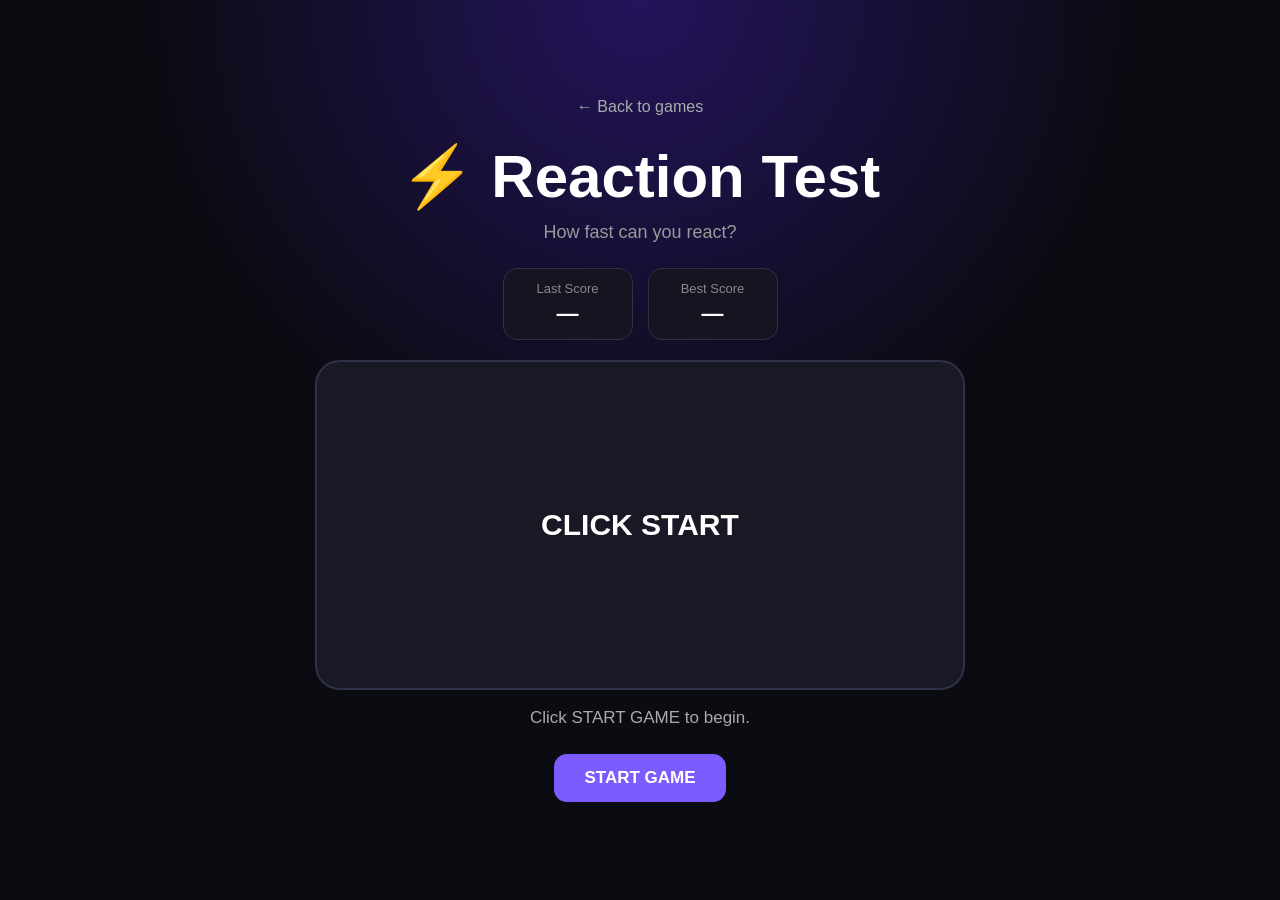
<file: games/reaction.html>
<!DOCTYPE html>
<html lang="en">
<head>
  <meta charset="UTF-8">
  <meta name="viewport" content="width=device-width, initial-scale=1.0">

  <title>Reaction Test | Mini Games</title>

  <style>
    * {
      box-sizing: border-box;
      margin: 0;
      padding: 0;
    }

    body {
      min-height: 100vh;
      font-family: Arial, Helvetica, sans-serif;
      background: radial-gradient(circle at top, #24145c 0%, #0b0b12 45%);
      color: white;

      display: flex;
      justify-content: center;
      align-items: center;

      padding: 20px;
    }

    .game {
      width: 100%;
      max-width: 650px;
      text-align: center;
    }

    .back {
      display: inline-block;
      margin-bottom: 25px;
      color: #aaa;
      text-decoration: none;
      font-size: 16px;
    }

    .back:hover {
      color: white;
    }

    h1 {
      font-size: clamp(38px, 9vw, 60px);
      margin-bottom: 10px;
    }

    .subtitle {
      color: #999;
      font-size: 18px;
      margin-bottom: 25px;
    }

    .stats {
      display: flex;
      justify-content: center;
      gap: 15px;
      margin-bottom: 20px;
    }

    .stat {
      background: #151521;
      border: 1px solid #303047;
      border-radius: 14px;
      padding: 12px 20px;
      min-width: 130px;
    }

    .stat-title {
      color: #888;
      font-size: 13px;
      margin-bottom: 5px;
    }

    .stat-value {
      font-size: 22px;
      font-weight: bold;
    }

    #box {
      height: 330px;
      width: 100%;

      border-radius: 25px;

      background: #191925;
      border: 2px solid #303047;

      display: flex;
      justify-content: center;
      align-items: center;

      font-size: 30px;
      font-weight: bold;

      cursor: pointer;
      user-select: none;

      transition: 0.15s;
    }

    #box.waiting {
      background: #7c5cff;
      border-color: #947bff;
    }

    #box.go {
      background: #19c37d;
      border-color: #5ff0b1;
    }

    #box.too-soon {
      background: #e74c3c;
      border-color: #ff7668;
    }

    #info {
      min-height: 28px;
      margin: 18px 0;

      color: #aaa;
      font-size: 17px;
    }

    #startButton {
      border: none;
      border-radius: 13px;

      background: #7c5cff;
      color: white;

      padding: 14px 30px;

      font-size: 17px;
      font-weight: bold;

      cursor: pointer;
    }

    #startButton:hover {
      background: #947bff;
    }

    @media (max-width: 600px) {

      .stats {
        flex-direction: row;
      }

      .stat {
        min-width: 0;
        flex: 1;
      }

      #box {
        height: 280px;
      }

    }
  </style>
</head>

<body>

  <div class="game">

    <a class="back" href="../index.html">
      ← Back to games
    </a>

    <h1>⚡ Reaction Test</h1>

    <p class="subtitle">
      How fast can you react?
    </p>

    <div class="stats">

      <div class="stat">
        <div class="stat-title">
          Last Score
        </div>

        <div class="stat-value" id="lastScore">
          —
        </div>
      </div>

      <div class="stat">
        <div class="stat-title">
          Best Score
        </div>

        <div class="stat-value" id="bestScore">
          —
        </div>
      </div>

    </div>

    <div id="box" onclick="clickBox()">
      CLICK START
    </div>

    <p id="info">
      Click START GAME to begin.
    </p>

    <button id="startButton" onclick="startGame()">
      START GAME
    </button>

  </div>

  <script>

    let gameState = "idle";
    let startTime = 0;
    let timer = null;

    let audioContext = null;


    // =========================
    // SOUND SYSTEM
    // =========================

    function getAudioContext() {

      if (!audioContext) {
        audioContext =
          new (window.AudioContext ||
          window.webkitAudioContext)();
      }

      if (audioContext.state === "suspended") {
        audioContext.resume();
      }

      return audioContext;
    }


    // START SOUND

    function playStartSound() {

      const audio = getAudioContext();

      const oscillator =
        audio.createOscillator();

      const gain =
        audio.createGain();

      oscillator.type = "sine";

      oscillator.frequency.setValueAtTime(
        400,
        audio.currentTime
      );

      oscillator.frequency.linearRampToValueAtTime(
        650,
        audio.currentTime + 0.15
      );

      gain.gain.setValueAtTime(
        0.15,
        audio.currentTime
      );

      gain.gain.exponentialRampToValueAtTime(
        0.001,
        audio.currentTime + 0.2
      );

      oscillator.connect(gain);
      gain.connect(audio.destination);

      oscillator.start();

      oscillator.stop(
        audio.currentTime + 0.2
      );
    }


    // GO SOUND

    function playGoSound() {

      const audio = getAudioContext();

      const oscillator =
        audio.createOscillator();

      const gain =
        audio.createGain();

      oscillator.type = "square";

      oscillator.frequency.setValueAtTime(
        700,
        audio.currentTime
      );

      oscillator.frequency.linearRampToValueAtTime(
        1000,
        audio.currentTime + 0.12
      );

      gain.gain.setValueAtTime(
        0.12,
        audio.currentTime
      );

      gain.gain.exponentialRampToValueAtTime(
        0.001,
        audio.currentTime + 0.18
      );

      oscillator.connect(gain);
      gain.connect(audio.destination);

      oscillator.start();

      oscillator.stop(
        audio.currentTime + 0.18
      );
    }


    // TOO SOON SOUND

    function playTooSoonSound() {

      const audio = getAudioContext();

      const oscillator =
        audio.createOscillator();

      const gain =
        audio.createGain();

      oscillator.type = "sawtooth";

      oscillator.frequency.setValueAtTime(
        220,
        audio.currentTime
      );

      oscillator.frequency.linearRampToValueAtTime(
        100,
        audio.currentTime + 0.25
      );

      gain.gain.setValueAtTime(
        0.12,
        audio.currentTime
      );

      gain.gain.exponentialRampToValueAtTime(
        0.001,
        audio.currentTime + 0.25
      );

      oscillator.connect(gain);
      gain.connect(audio.destination);

      oscillator.start();

      oscillator.stop(
        audio.currentTime + 0.25
      );
    }


    // BEST SCORE SOUND

    function playBestSound() {

      const audio = getAudioContext();

      const notes = [600, 800, 1000];

      notes.forEach(function(frequency, index) {

        const oscillator =
          audio.createOscillator();

        const gain =
          audio.createGain();

        const time =
          audio.currentTime + index * 0.1;

        oscillator.type = "sine";

        oscillator.frequency.setValueAtTime(
          frequency,
          time
        );

        gain.gain.setValueAtTime(
          0.15,
          time
        );

        gain.gain.exponentialRampToValueAtTime(
          0.001,
          time + 0.15
        );

        oscillator.connect(gain);
        gain.connect(audio.destination);

        oscillator.start(time);

        oscillator.stop(time + 0.15);

      });

    }


    // =========================
    // LOAD BEST SCORE
    // =========================

    const savedBest =
      localStorage.getItem("reactionBest");

    if (savedBest) {

      document.getElementById("bestScore").textContent =
        savedBest + " ms";

    }


    // =========================
    // START GAME
    // =========================

    function startGame() {

      clearTimeout(timer);

      getAudioContext();

      playStartSound();

      gameState = "waiting";

      const box =
        document.getElementById("box");

      const info =
        document.getElementById("info");

      const button =
        document.getElementById("startButton");


      box.className = "waiting";

      box.textContent = "WAIT...";

      info.textContent =
        "Wait for green...";

      button.textContent =
        "WAITING...";


      const delay =
        Math.floor(Math.random() * 3000) + 2000;


      timer = setTimeout(function() {

        gameState = "ready";

        box.className = "go";

        box.textContent = "CLICK!";

        info.textContent =
          "CLICK NOW!";

        startTime = Date.now();

        playGoSound();

      }, delay);

    }


    // =========================
    // CLICK BIG BOX
    // =========================

    function clickBox() {

      const box =
        document.getElementById("box");

      const info =
        document.getElementById("info");

      const button =
        document.getElementById("startButton");


      // TOO EARLY

      if (gameState === "waiting") {

        clearTimeout(timer);

        gameState = "idle";

        box.className = "too-soon";

        box.textContent =
          "TOO SOON!";

        info.textContent =
          "You clicked too early.";

        button.textContent =
          "TRY AGAIN";

        playTooSoonSound();

        return;
      }


      // NOTHING HAPPENING

      if (gameState !== "ready") {
        return;
      }


      // CALCULATE REACTION

      const reactionTime =
        Date.now() - startTime;


      gameState = "idle";


      box.className = "";

      box.textContent =
        reactionTime + " ms";


      info.textContent =
        "Nice reaction!";

      button.textContent =
        "TRY AGAIN";


      document.getElementById("lastScore").textContent =
        reactionTime + " ms";


      // BEST SCORE

      const oldBest =
        localStorage.getItem("reactionBest");


      if (
        oldBest === null ||
        reactionTime < Number(oldBest)
      ) {

        localStorage.setItem(
          "reactionBest",
          reactionTime
        );


        document.getElementById("bestScore").textContent =
          reactionTime + " ms";


        info.textContent =
          "🔥 NEW BEST SCORE!";

        playBestSound();

      }

    }

  </script>

</body>
  </html>
</file>
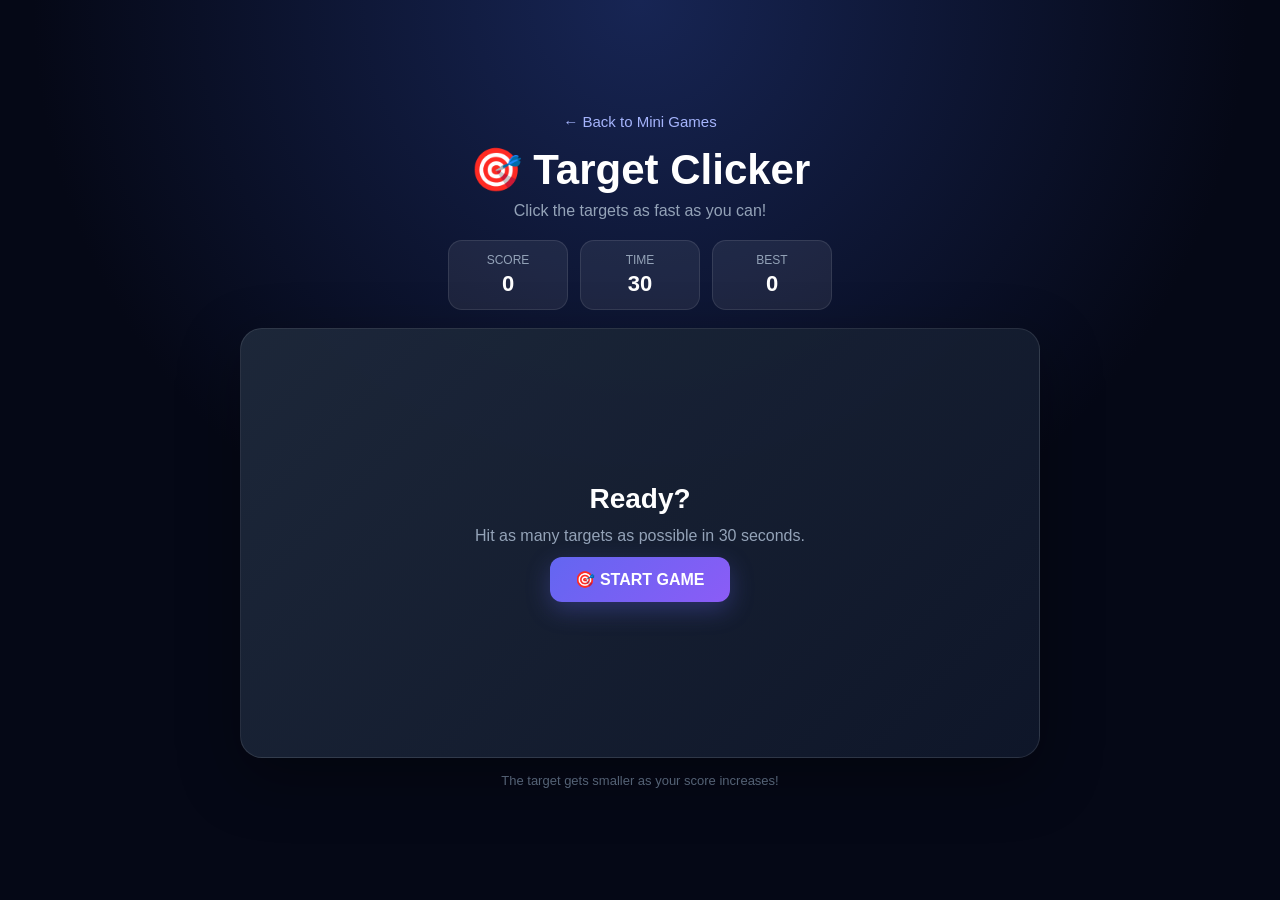
<file: games/target-clicker.html>
<!DOCTYPE html>
<html lang="en">
<head>
    <meta charset="UTF-8">
    <meta name="viewport" content="width=device-width, initial-scale=1.0">
    <title>Target Clicker - Mini Games</title>

    <style>
        * {
            box-sizing: border-box;
            margin: 0;
            padding: 0;
        }

        body {
            min-height: 100vh;
            font-family: Arial, sans-serif;
            color: white;
            background:
                radial-gradient(circle at top, #172554, #050816 55%);
            display: flex;
            justify-content: center;
            align-items: center;
            padding: 20px;
        }

        .game-container {
            width: 100%;
            max-width: 800px;
            text-align: center;
        }

        .top {
            margin-bottom: 18px;
        }

        .back {
            display: inline-block;
            color: #a5b4fc;
            text-decoration: none;
            margin-bottom: 15px;
            font-size: 15px;
        }

        .back:hover {
            color: white;
        }

        h1 {
            font-size: 42px;
            margin-bottom: 8px;
        }

        .subtitle {
            color: #94a3b8;
            margin-bottom: 20px;
        }

        .stats {
            display: flex;
            justify-content: center;
            gap: 12px;
            flex-wrap: wrap;
            margin-bottom: 18px;
        }

        .stat {
            background: rgba(255,255,255,0.07);
            border: 1px solid rgba(255,255,255,0.1);
            border-radius: 14px;
            padding: 12px 20px;
            min-width: 120px;
        }

        .stat span {
            display: block;
            color: #94a3b8;
            font-size: 12px;
            margin-bottom: 4px;
        }

        .stat strong {
            font-size: 22px;
        }

        #gameArea {
            position: relative;
            width: 100%;
            height: 430px;
            border-radius: 22px;
            overflow: hidden;
            background:
                linear-gradient(
                    135deg,
                    rgba(30,41,59,0.95),
                    rgba(15,23,42,0.95)
                );
            border: 1px solid rgba(255,255,255,0.1);
            box-shadow: 0 20px 60px rgba(0,0,0,0.35);
        }

        #target {
            position: absolute;
            width: 65px;
            height: 65px;
            border-radius: 50%;
            border: 5px solid white;
            background: #ef4444;
            cursor: pointer;
            display: none;
            box-shadow:
                0 0 0 5px rgba(239,68,68,0.2),
                0 0 25px rgba(239,68,68,0.6);
            transition: transform 0.08s;
        }

        #target:active {
            transform: scale(0.85);
        }

        .center-message {
            position: absolute;
            inset: 0;
            display: flex;
            justify-content: center;
            align-items: center;
            flex-direction: column;
            gap: 12px;
            padding: 20px;
        }

        .center-message h2 {
            font-size: 28px;
        }

        .center-message p {
            color: #94a3b8;
        }

        button {
            border: none;
            cursor: pointer;
            color: white;
            font-weight: bold;
            border-radius: 12px;
            padding: 13px 25px;
            font-size: 16px;
            background: linear-gradient(135deg, #6366f1, #8b5cf6);
            box-shadow: 0 8px 25px rgba(99,102,241,0.3);
            transition: 0.2s;
        }

        button:hover {
            transform: translateY(-2px);
            box-shadow: 0 12px 30px rgba(99,102,241,0.4);
        }

        .instructions {
            margin-top: 15px;
            color: #64748b;
            font-size: 13px;
        }

        @media (max-width: 600px) {
            h1 {
                font-size: 32px;
            }

            #gameArea {
                height: 380px;
            }

            #target {
                width: 58px;
                height: 58px;
            }
        }
    </style>
</head>

<body>

<div class="game-container">

    <div class="top">
        <a href="../index.html" class="back">← Back to Mini Games</a>

        <h1>🎯 Target Clicker</h1>
        <p class="subtitle">Click the targets as fast as you can!</p>
    </div>

    <div class="stats">
        <div class="stat">
            <span>SCORE</span>
            <strong id="score">0</strong>
        </div>

        <div class="stat">
            <span>TIME</span>
            <strong id="time">30</strong>
        </div>

        <div class="stat">
            <span>BEST</span>
            <strong id="best">0</strong>
        </div>
    </div>

    <div id="gameArea">

        <div id="startScreen" class="center-message">
            <h2>Ready?</h2>
            <p>Hit as many targets as possible in 30 seconds.</p>
            <button id="startButton">🎯 START GAME</button>
        </div>

        <div id="gameOverScreen" class="center-message" style="display:none;">
            <h2>🏆 Time's Up!</h2>
            <p>Your score: <strong id="finalScore">0</strong></p>
            <button id="restartButton">🔄 PLAY AGAIN</button>
        </div>

        <div id="target"></div>

    </div>

    <p class="instructions">
        The target gets smaller as your score increases!
    </p>

</div>

<script>
    const gameArea = document.getElementById("gameArea");
    const target = document.getElementById("target");

    const startScreen = document.getElementById("startScreen");
    const gameOverScreen = document.getElementById("gameOverScreen");

    const startButton = document.getElementById("startButton");
    const restartButton = document.getElementById("restartButton");

    const scoreDisplay = document.getElementById("score");
    const timeDisplay = document.getElementById("time");
    const bestDisplay = document.getElementById("best");
    const finalScore = document.getElementById("finalScore");

    let score = 0;
    let time = 30;
    let gameRunning = false;
    let timer;

    let bestScore = Number(localStorage.getItem("targetClickerBest")) || 0;
    bestDisplay.textContent = bestScore;

    // Simple sounds using Web Audio API
    let audioContext;

    function sound(frequency, duration, type = "sine") {
        try {
            if (!audioContext) {
                audioContext = new (window.AudioContext || window.webkitAudioContext)();
            }

            const oscillator = audioContext.createOscillator();
            const gain = audioContext.createGain();

            oscillator.type = type;
            oscillator.frequency.value = frequency;

            gain.gain.setValueAtTime(0.08, audioContext.currentTime);
            gain.gain.exponentialRampToValueAtTime(
                0.001,
                audioContext.currentTime + duration
            );

            oscillator.connect(gain);
            gain.connect(audioContext.destination);

            oscillator.start();
            oscillator.stop(audioContext.currentTime + duration);
        } catch (e) {}
    }

    function moveTarget() {
        const areaWidth = gameArea.clientWidth;
        const areaHeight = gameArea.clientHeight;

        const targetSize = target.offsetWidth;

        const maxX = areaWidth - targetSize;
        const maxY = areaHeight - targetSize;

        const x = Math.random() * maxX;
        const y = Math.random() * maxY;

        target.style.left = x + "px";
        target.style.top = y + "px";
    }

    function updateTargetSize() {
        const newSize = Math.max(35, 65 - score * 1.5);

        target.style.width = newSize + "px";
        target.style.height = newSize + "px";
    }

    function startGame() {
        score = 0;
        time = 30;

        scoreDisplay.textContent = score;
        timeDisplay.textContent = time;

        gameRunning = true;

        startScreen.style.display = "none";
        gameOverScreen.style.display = "none";

        target.style.display = "block";

        updateTargetSize();
        moveTarget();

        clearInterval(timer);

        timer = setInterval(() => {
            time--;

            timeDisplay.textContent = time;

            if (time <= 0) {
                endGame();
            }
        }, 1000);

        sound(600, 0.12);
    }

    function endGame() {
        gameRunning = false;

        clearInterval(timer);

        target.style.display = "none";

        finalScore.textContent = score;
        gameOverScreen.style.display = "flex";

        if (score > bestScore) {
            bestScore = score;
            localStorage.setItem("targetClickerBest", bestScore);
            bestDisplay.textContent = bestScore;
        }

        sound(250, 0.25, "triangle");
    }

    target.addEventListener("click", (event) => {
        if (!gameRunning) return;

        event.stopPropagation();

        score++;

        scoreDisplay.textContent = score;

        updateTargetSize();
        moveTarget();

        // Higher pitch for higher score
        sound(500 + score * 12, 0.06);
    });

    startButton.addEventListener("click", startGame);
    restartButton.addEventListener("click", startGame);

    window.addEventListener("resize", () => {
        if (gameRunning) {
            moveTarget();
        }
    });
</script>

</body>
</html>
</file>
